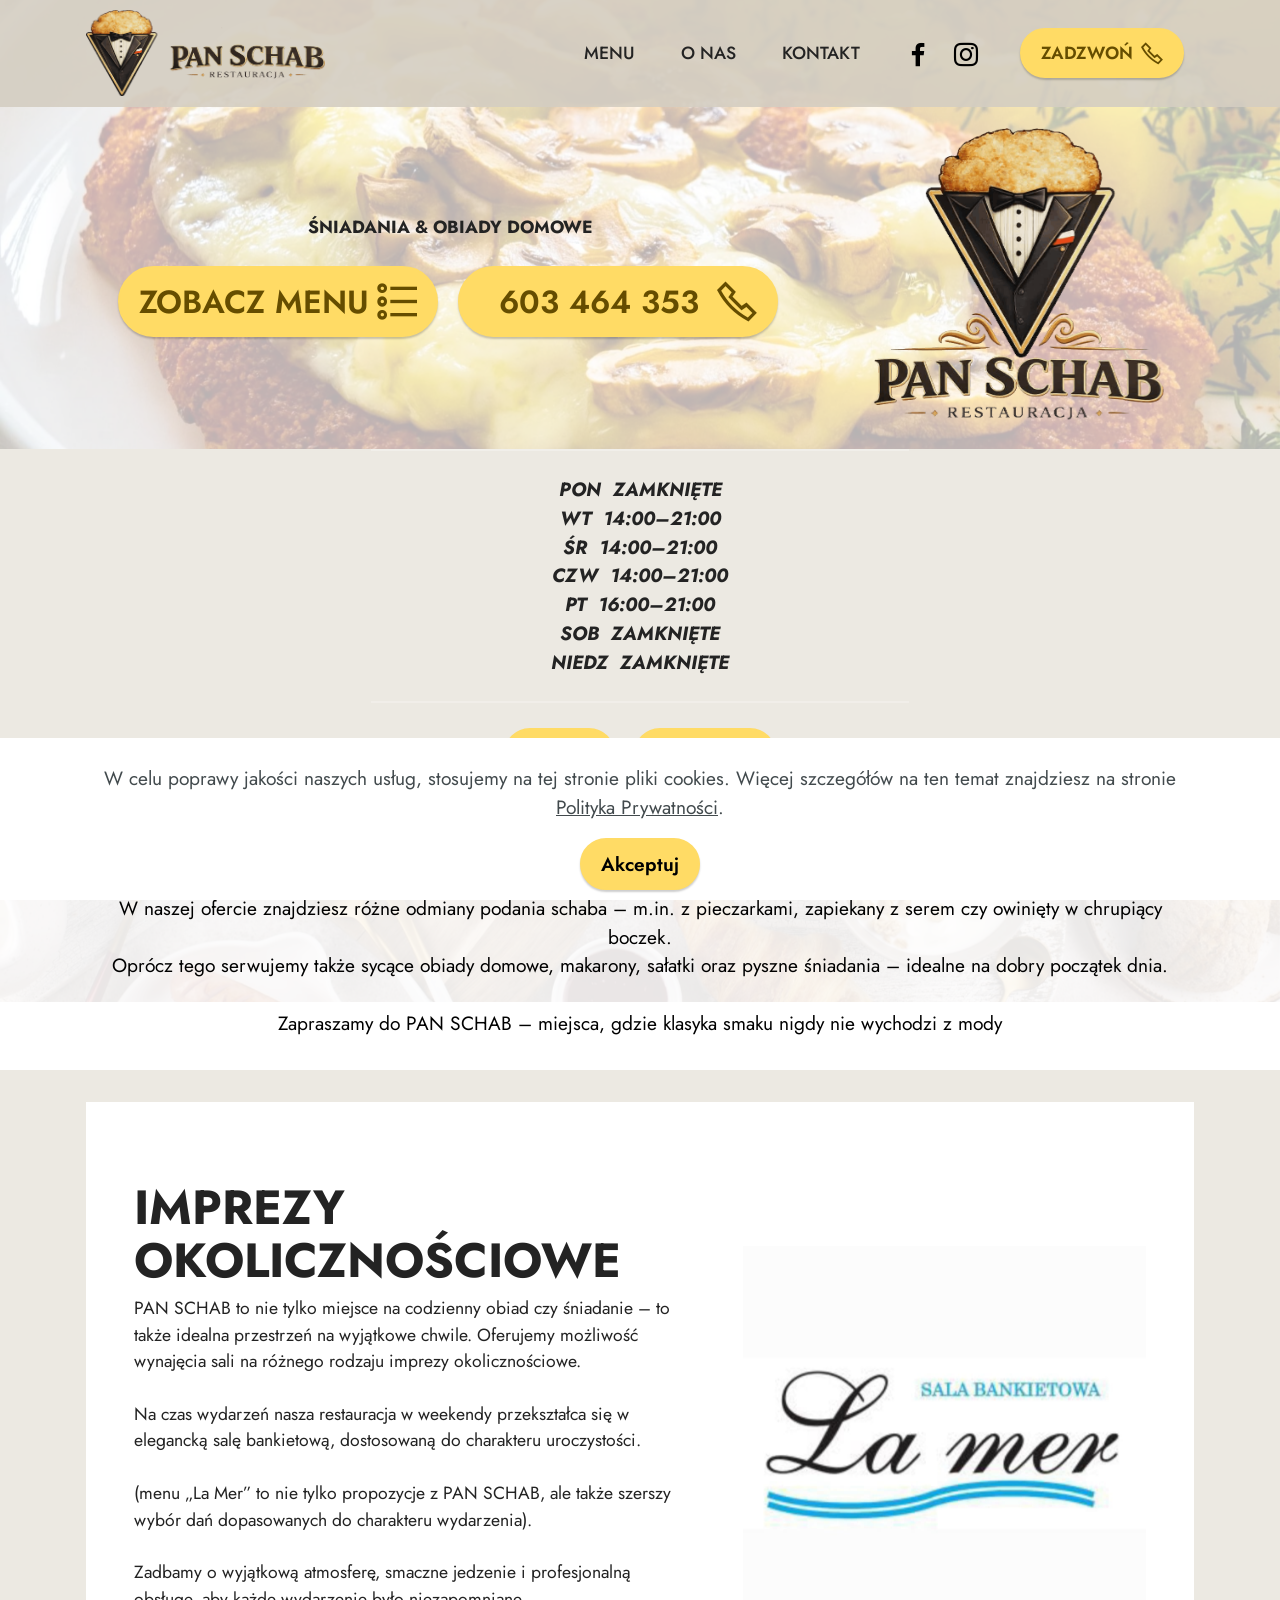
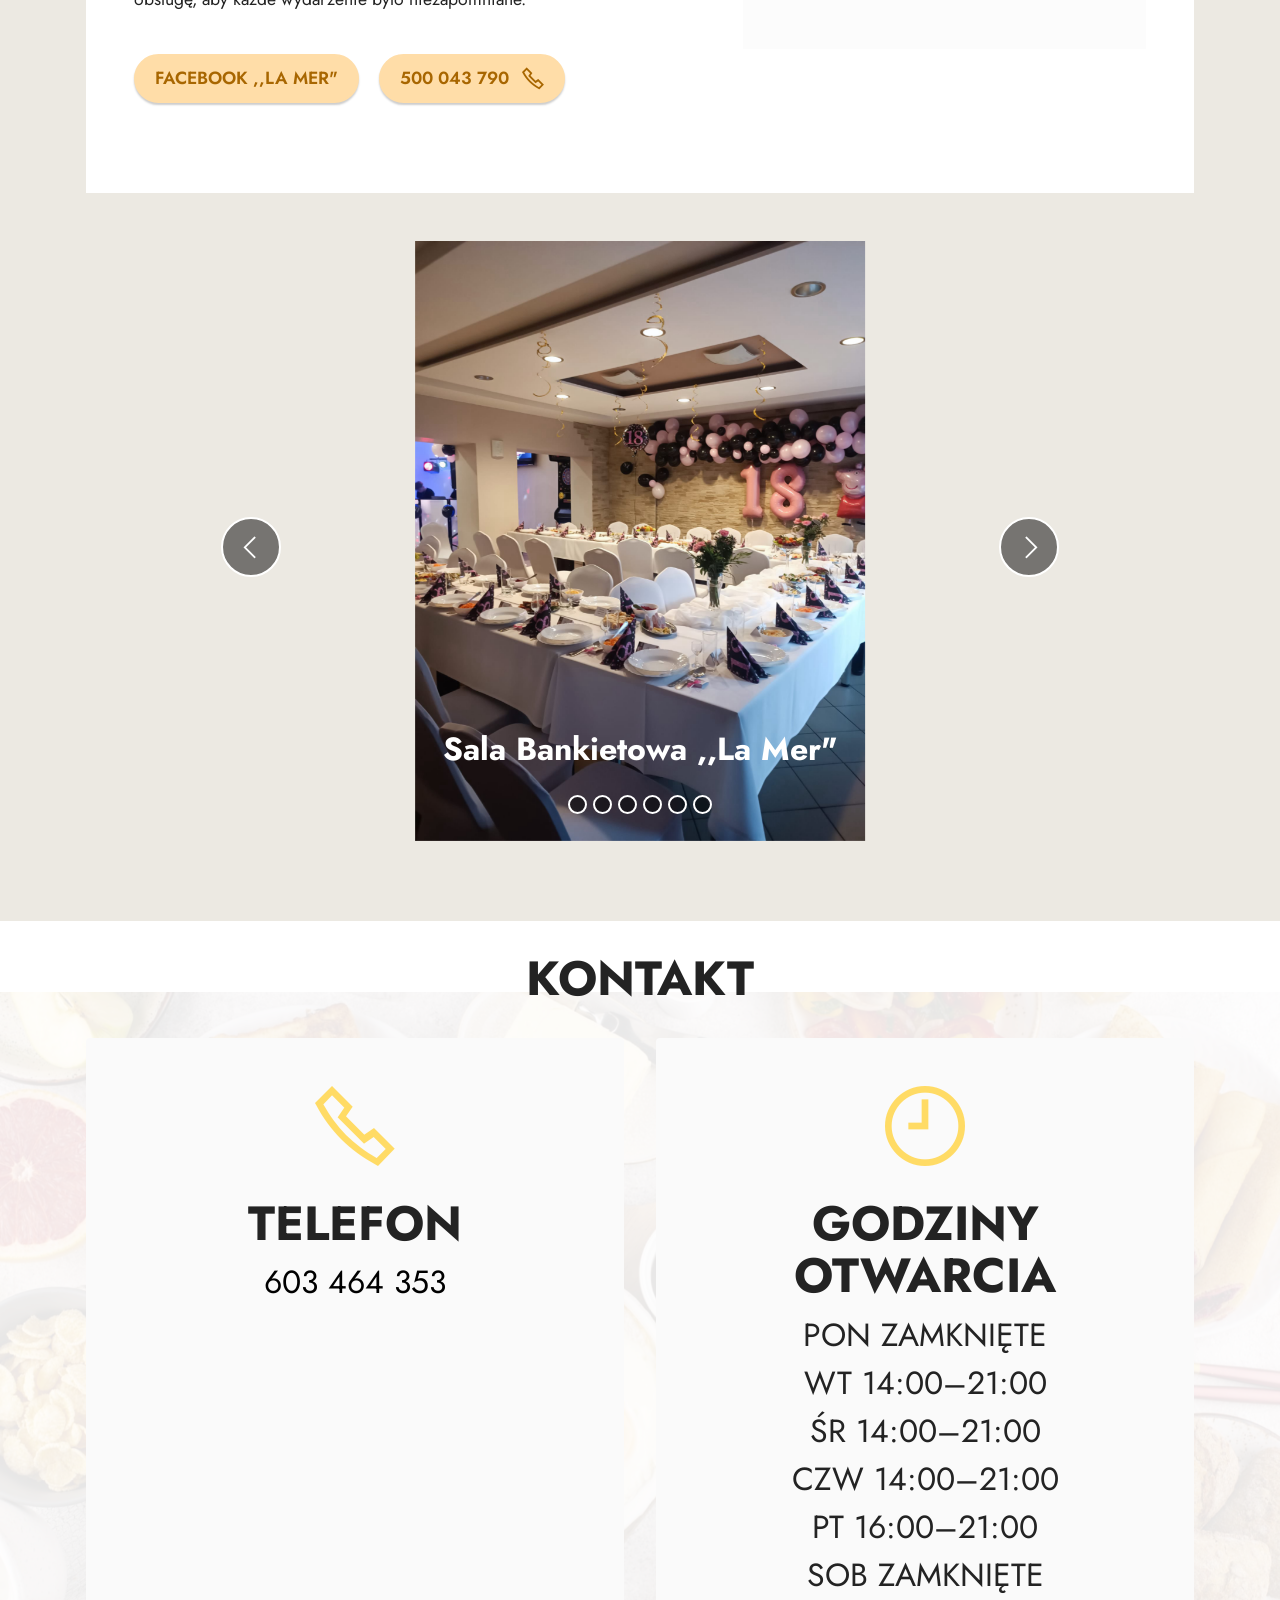
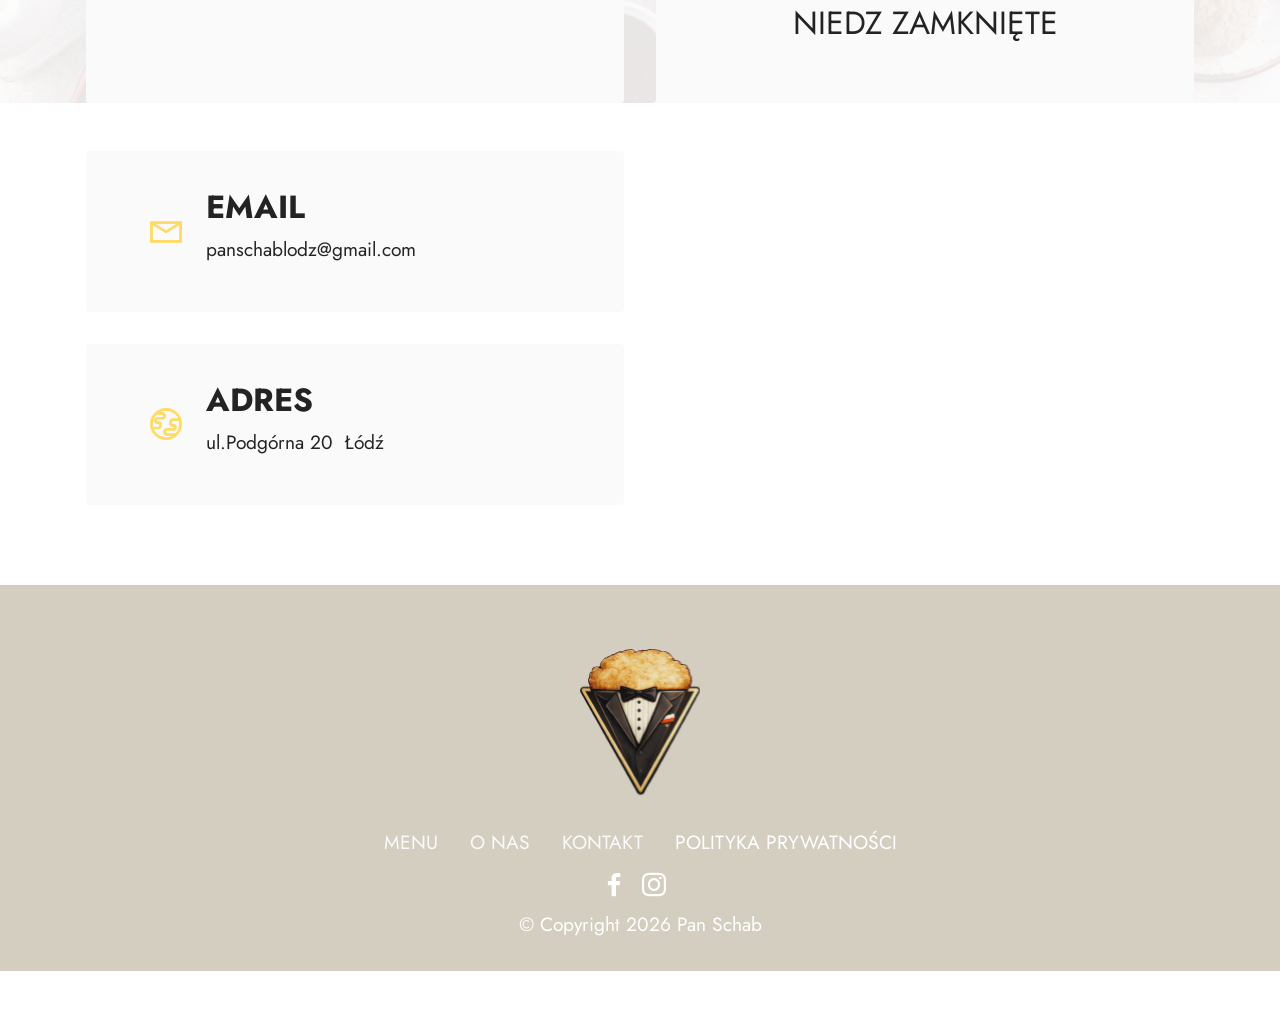
<file: index.html>
<!DOCTYPE html>
<html  >
<head>
  <!-- Site made with Mobirise Website Builder v6.1.12, https://mobirise.com -->
  <meta charset="UTF-8">
  <meta http-equiv="X-UA-Compatible" content="IE=edge">
  <meta name="generator" content="Mobirise v6.1.12, mobirise.com">
  <meta name="viewport" content="width=device-width, initial-scale=1, minimum-scale=1">
  <link rel="shortcut icon" href="assets/images/znak-128x157.png" type="image/x-icon">
  <meta name="description" content="Pan Schab Łódź - Restauracja Obiady Domowe">
  
  
  <title>Pan Schab Łódź - Restauracja Obiady Domowe</title>
  <link rel="stylesheet" href="assets/web/assets/mobirise-icons2/mobirise2.css">
  <link rel="stylesheet" href="assets/bootstrap/css/bootstrap.min.css">
  <link rel="stylesheet" href="assets/parallax/jarallax.css">
  <link rel="stylesheet" href="assets/animatecss/animate.css">
  <link rel="stylesheet" href="assets/dropdown/css/style.css">
  <link rel="stylesheet" href="assets/socicon/css/styles.css">
  <link rel="stylesheet" href="assets/theme/css/style.css">
  <link rel="preload" href="https://fonts.googleapis.com/css?family=Jost:100,200,300,400,500,600,700,800,900,100i,200i,300i,400i,500i,600i,700i,800i,900i&display=swap" as="style" onload="this.onload=null;this.rel='stylesheet'">
  <noscript><link rel="stylesheet" href="https://fonts.googleapis.com/css?family=Jost:100,200,300,400,500,600,700,800,900,100i,200i,300i,400i,500i,600i,700i,800i,900i&display=swap"></noscript>
  <link rel="preload" as="style" href="assets/mobirise/css/mbr-additional.css?v=yFkOeJ"><link rel="stylesheet" href="assets/mobirise/css/mbr-additional.css?v=yFkOeJ" type="text/css">

  
  
  
</head>
<body>
  
  <section data-bs-version="5.1" class="menu menu2 cid-veUJgURLH6" once="menu" id="menu2-b">
    
    <nav class="navbar navbar-dropdown navbar-fixed-top navbar-expand-lg">
        <div class="container">
            <div class="navbar-brand">
                <span class="navbar-logo">
                    
                        <a href="index.html#header14-19"><img src="assets/images/logo20z20napisem-496x179.png" alt="" style="height: 5.4rem;"></a>
                    
                </span>
                
            </div>
            <button class="navbar-toggler" type="button" data-toggle="collapse" data-bs-toggle="collapse" data-target="#navbarSupportedContent" data-bs-target="#navbarSupportedContent" aria-controls="navbarNavAltMarkup" aria-expanded="false" aria-label="Toggle navigation">
                <div class="hamburger">
                    <span></span>
                    <span></span>
                    <span></span>
                    <span></span>
                </div>
            </button>
            <div class="collapse navbar-collapse" id="navbarSupportedContent">
                <ul class="navbar-nav nav-dropdown" data-app-modern-menu="true"><li class="nav-item"><a class="nav-link link text-black text-primary display-4" href="Menu.html#header3-16" aria-expanded="false">MENU</a></li><li class="nav-item"><a class="nav-link link text-black text-primary display-4" href="index.html#info4-1c">O NAS</a></li><li class="nav-item"><a class="nav-link link text-black text-primary display-4" href="index.html#contacts1-12">KONTAKT</a></li></ul>
                <div class="icons-menu">
                    <a class="iconfont-wrapper" href="https://www.facebook.com/profile.php?id=61578515859651" target="_blank">
                        <span class="p-2 mbr-iconfont socicon-facebook socicon"></span>
                    </a>
                    <a class="iconfont-wrapper" href="https://www.instagram.com/panschab_lodz/" target="_blank">
                        <span class="p-2 mbr-iconfont socicon-instagram socicon"></span>
                    </a>
                    
                    
                </div>
                <div class="navbar-buttons mbr-section-btn"><a class="btn btn-primary display-4" href="tel:+48603464353"><span class="mobi-mbri mobi-mbri-phone mbr-iconfont mbr-iconfont-btn"></span>ZADZWOŃ</a></div>
            </div>
        </div>
    </nav>
</section>

<section data-bs-version="5.1" class="header14 cid-vf0psdGhdF mbr-parallax-background" id="header14-19">

    

    
    <div class="mbr-overlay" style="opacity: 0.7; background-color: rgb(255, 255, 255);"></div>

    <div class="container">
        <div class="row justify-content-center align-items-center">
            <div class="col-12 col-md-4 image-wrapper">
                <img src="assets/images/pan20schab20logo20bez20tc582a-1024x898.png" alt="">
            </div>
            <div class="col-12 col-md">
                <div class="text-wrapper">
                    <h1 class="mbr-section-title mbr-fonts-style mb-3 display-4"><strong>ŚNIADANIA &amp; OBIADY DOMOWE</strong></h1>
                    
                    <div class="mbr-section-btn mt-3"><a class="btn btn-secondary display-5" href="Menu.html#header3-16"><span class="mobi-mbri mobi-mbri-bulleted-list mbr-iconfont mbr-iconfont-btn"></span>ZOBACZ MENU</a> <a class="btn btn-secondary display-5" href="tel:+48603464353"><span class="mobi-mbri mobi-mbri-phone mbr-iconfont mbr-iconfont-btn"></span>&nbsp; 603 464 353&nbsp;</a></div>
                </div>
            </div>
        </div>
    </div>
</section>

<section data-bs-version="5.1" class="content6 cid-vf0hROSdJs" id="content6-13">
    
    <div class="container">
        <div class="row justify-content-center">
            <div class="col-md-12 col-lg-6">
                <hr class="line">
                <p class="mbr-text align-center mbr-fonts-style my-4 display-7"><strong><em>PON&nbsp; ZAMKNIĘTE<br>WT&nbsp; 14:00–21:00
<br>ŚR&nbsp; 14:00–21:00
<br>CZW&nbsp; 14:00–21:00
<br>PT&nbsp; 16:00–21:00
<br>SOB&nbsp;&nbsp;ZAMKNIĘTE<br>NIEDZ&nbsp;&nbsp;ZAMKNIĘTE</em></strong><br></p>
                <hr class="line">
            </div>
        </div>
    </div>
</section>

<section data-bs-version="5.1" class="content11 cid-vf0sniP0Te" id="content11-1b">
    
    <div class="container">
        <div class="row justify-content-center">
            <div class="col-md-12 col-lg-4">
                <div class="mbr-section-btn align-center"><a class="btn btn-primary display-7" href="https://glovoapp.com/pl/pl/lodz/stores/pan-schab-lod" target="_blank">GLOVO</a>
                    <a class="btn btn-secondary display-7" href="https://www.pyszne.pl/menu/pan-schab?utm_source=google&utm_medium=cpc&utm_campaign=CM_S_G_POL_PL_[RES]_[ENGM]_SC_Lodz_1011320&utm_campaignid=11848902189&gad_source=1&gad_campaignid=11848902189&gbraid=0AAAAADil3URgXVnss-EfoeXILUkZJdnen&gclid=CjwKCAjwspPOBhB9EiwATFbi5JUlFDgkhxaWpHuTpxDCBZUqRbCmnVJdWBPmOvVgdPtnFx0SM5E3wBoC_v8QAvD_BwE" target="_blank">PYSZNE.PL</a></div>
            </div>
        </div>
    </div>
</section>

<section data-bs-version="5.1" class="info4 cid-vf0tuAqAb6 mbr-parallax-background" id="info4-1c">
    

    
    <div class="mbr-overlay" style="opacity: 0.9; background-color: rgb(255, 255, 255);"></div>
    <div class="container">
        <div class="row justify-content-center">
            <div class="col-12">
                <h3 class="mbr-section-title mbr-fonts-style display-5">
                    <strong>O NAS</strong></h3>
                <p class="mbr-text mbr-fonts-style mb-4 display-7">W naszej ofercie znajdziesz różne odmiany podania schaba – m.in. z pieczarkami, zapiekany z serem czy owinięty w chrupiący boczek.<br> Oprócz tego serwujemy także sycące obiady domowe, makarony, sałatki oraz pyszne śniadania – idealne na dobry początek dnia.
<br>
<br>Zapraszamy do PAN SCHAB – miejsca, gdzie klasyka smaku nigdy nie wychodzi z mody</p>
                <div class="link-wrap">
                    
                </div>
            </div>
        </div>
    </div>
</section>

<section data-bs-version="5.1" class="features16 cid-veUzU4uz5E" id="features16-5">

    

    
    
    <div class="container">
        <div class="content-wrapper">
            <div class="row align-items-center">
                <div class="col-12 col-lg">
                    <div class="text-wrapper">
                        <h6 class="card-title mbr-fonts-style display-2"><strong>IMPREZY OKOLICZNOŚCIOWE</strong></h6>
                        <p class="mbr-text mbr-fonts-style mb-4 display-4">PAN SCHAB to nie tylko miejsce na codzienny obiad czy śniadanie – to także idealna przestrzeń na wyjątkowe chwile. Oferujemy możliwość wynajęcia sali na różnego rodzaju imprezy okolicznościowe.<br><br>Na czas wydarzeń nasza restauracja w weekendy przekształca się w elegancką salę bankietową, dostosowaną do charakteru uroczystości.<br><br>(menu „La Mer” to nie tylko propozycje z PAN SCHAB, ale także szerszy wybór dań dopasowanych do charakteru wydarzenia).<br><br>Zadbamy o wyjątkową atmosferę, smaczne jedzenie i profesjonalną obsługę, aby każde wydarzenie było niezapomniane.<br></p>
                        <div class="mbr-section-btn mt-3"><a class="btn btn-danger display-4" href="https://www.facebook.com/SalaBankietowaLaMer" target="_blank">FACEBOOK ,,LA MER"</a> <a class="btn btn-danger display-4" href="tel:+48500043790"><span class="mobi-mbri mobi-mbri-phone mbr-iconfont mbr-iconfont-btn"></span>500 043 790&nbsp;</a></div>
                    </div>
                </div>
                <div class="col-12 col-lg-5">
                    <div class="image-wrapper">
                        <img src="assets/images/254892161-1984592145047553-5985175658659259680-n-960x960.jpg" alt="Mobirise Website Builder">
                    </div>
                </div>
            </div>
        </div>
    </div>
</section>

<section data-bs-version="5.1" class="slider2 cid-veUCkPpZS4" id="slider2-6">
    

    
    <div class="container">
        <div class="row justify-content-center">
            <div class="col-12 col-md-10">
                <div class="carousel slide" id="vhrDji7pCG" data-ride="carousel" data-bs-ride="carousel" data-interval="3000" data-bs-interval="3000">
                    <ol class="carousel-indicators">
                        <li data-slide-to="0" data-bs-slide-to="0" class="active" data-target="#vhrDji7pCG" data-bs-target="#vhrDji7pCG"></li><li data-slide-to="1" data-bs-slide-to="1" class="" data-target="#vhrDji7pCG" data-bs-target="#vhrDji7pCG"></li><li data-slide-to="2" data-bs-slide-to="2" class="" data-target="#vhrDji7pCG" data-bs-target="#vhrDji7pCG"></li><li data-slide-to="3" data-bs-slide-to="3" class="" data-target="#vhrDji7pCG" data-bs-target="#vhrDji7pCG"></li><li data-slide-to="4" data-bs-slide-to="4" class="" data-target="#vhrDji7pCG" data-bs-target="#vhrDji7pCG"></li><li data-slide-to="5" data-bs-slide-to="5" class="" data-target="#vhrDji7pCG" data-bs-target="#vhrDji7pCG"></li>
                        
                        
                    </ol>
                    <div class="carousel-inner">
                        
                        
                        <div class="carousel-item slider-image item active">
                            <div class="item-wrapper">
                                
                                <img class="d-block w-100" src="assets/images/490599535-1341985567327524-6705014147848975507-n-1536x2048.jpg" alt="Mobirise Website Builder" data-slide-to="1" data-bs-slide-to="1">
                                <div class="carousel-caption d-none d-md-block">
                                    <h5 class="mbr-section-subtitle mbr-fonts-style display-5">
                                        <strong>Sala Bankietowa ,,La Mer"</strong></h5>
                                    
                                </div>
                            </div>
                        </div><div class="carousel-item slider-image item">
                            <div class="item-wrapper">
                                
                                <img class="d-block w-100" src="assets/images/493522931-1352564106269670-6479129529894265924-n-540x960.jpg" alt="Mobirise Website Builder" data-slide-to="2" data-bs-slide-to="2">
                                <div class="carousel-caption d-none d-md-block">
                                    <h5 class="mbr-section-subtitle mbr-fonts-style display-5">
                                        <strong>Sala Bankietowa ,,La Mer"</strong></h5>
                                    
                                </div>
                            </div>
                        </div><div class="carousel-item slider-image item">
                            <div class="item-wrapper">
                                
                                <img class="d-block w-100" src="assets/images/496299620-1366644078195006-1181346979645052115-n-1900x876.jpg" alt="Mobirise Website Builder" data-slide-to="3" data-bs-slide-to="3">
                                <div class="carousel-caption d-none d-md-block">
                                    <h5 class="mbr-section-subtitle mbr-fonts-style display-5">
                                        <strong>Sala Bankietowa ,,La Mer"</strong></h5>
                                    
                                </div>
                            </div>
                        </div><div class="carousel-item slider-image item">
                            <div class="item-wrapper">
                                
                                <img class="d-block w-100" src="assets/images/496662765-1366642831528464-8261983767534743708-n-1153x2048.jpg" alt="Mobirise Website Builder" data-slide-to="4" data-bs-slide-to="4">
                                <div class="carousel-caption d-none d-md-block">
                                    <h5 class="mbr-section-subtitle mbr-fonts-style display-5">
                                        <strong>Sala Bankietowa ,,La Mer"</strong></h5>
                                    
                                </div>
                            </div>
                        </div><div class="carousel-item slider-image item">
                            <div class="item-wrapper">
                                
                                <img class="d-block w-100" src="assets/images/496806660-1366644118195002-1332721497545768769-n-1900x876.jpg" alt="Mobirise Website Builder" data-slide-to="5" data-bs-slide-to="5">
                                <div class="carousel-caption d-none d-md-block">
                                    <h5 class="mbr-section-subtitle mbr-fonts-style display-5">
                                        <strong>Sala Bankietowa ,,La Mer"</strong></h5>
                                    
                                </div>
                            </div>
                        </div><div class="carousel-item slider-image item">
                            <div class="item-wrapper">
                                
                                <img class="d-block w-100" src="assets/images/497496738-1366642918195122-4810865027427735937-n-1153x2048.jpg" alt="Mobirise Website Builder" data-slide-to="6" data-bs-slide-to="6">
                                <div class="carousel-caption d-none d-md-block">
                                    <h5 class="mbr-section-subtitle mbr-fonts-style display-5">
                                        <strong>Sala Bankietowa ,,La Mer"</strong></h5>
                                    
                                </div>
                            </div>
                        </div>
                    </div>
                    <a class="carousel-control carousel-control-prev" role="button" data-slide="prev" data-bs-slide="prev" href="#vhrDji7pCG">
                        <span class="mobi-mbri mobi-mbri-arrow-prev" aria-hidden="true"></span>
                        <span class="sr-only visually-hidden">Previous</span>
                    </a>
                    <a class="carousel-control carousel-control-next" role="button" data-slide="next" data-bs-slide="next" href="#vhrDji7pCG">
                        <span class="mobi-mbri mobi-mbri-arrow-next" aria-hidden="true"></span>
                        <span class="sr-only visually-hidden">Next</span>
                    </a>
                </div>
            </div>
        </div>
    </div>
</section>

<section data-bs-version="5.1" class="contacts1 cid-vf0cum8OpN mbr-parallax-background" id="contacts1-12">

    

    
    <div class="mbr-overlay" style="opacity: 0.9; background-color: rgb(255, 255, 255);">
    </div>
    <div class="container">
        <div class="mbr-section-head">
            <h3 class="mbr-section-title mbr-fonts-style align-center mb-0 display-2">
                <strong>KONTAKT</strong>
            </h3>
            
        </div>
        <div class="row justify-content-center mt-4">
            <div class="card col-12 col-lg-6">
                <div class="card-wrapper">
                    <div class="card-box align-center">
                        <div class="image-wrapper">
                            <span class="mbr-iconfont mobi-mbri-phone mobi-mbri"></span>
                        </div>
                        <h4 class="card-title mbr-fonts-style mb-2 display-2">
                            <strong>TELEFON</strong>
                        </h4>
                        <p class="mbr-text mbr-fonts-style mb-2 display-5">
                            <a href="tel:+48603464353" class="text-success">603 464 353</a></p>
                        
                    </div>
                </div>
            </div>
            <div class="card col-12 col-lg-6">
                <div class="card-wrapper">
                    <div class="card-box align-center">
                        <div class="image-wrapper">
                            <span class="mbr-iconfont mobi-mbri-clock mobi-mbri"></span>
                        </div>
                        <h4 class="card-title mbr-fonts-style align-center mb-2 display-2">
                            <strong>GODZINY OTWARCIA</strong></h4>
                        <p class="mbr-text mbr-fonts-style mb-2 display-5">PON  ZAMKNIĘTE
<br>WT  14:00–21:00
<br>ŚR  14:00–21:00
<br>CZW  14:00–21:00
<br>PT  16:00–21:00
<br>SOB  ZAMKNIĘTE
<br>NIEDZ  ZAMKNIĘTE<br></p>
                        
                    </div>
                </div>
            </div>
        </div>
    </div>
</section>

<section data-bs-version="5.1" class="contacts3 map1 cid-veUtnhmQl6" id="contacts3-1">

    

    
    
    <div class="container">
        
        <div class="row justify-content-center mt-4">
            <div class="card col-12 col-md-6">
                <div class="card-wrapper">
                    <div class="image-wrapper">
                        <span class="mbr-iconfont mobi-mbri-letter mobi-mbri"></span>
                    </div>
                    <div class="text-wrapper">
                        <h6 class="card-title mbr-fonts-style mb-1 display-5">
                            <strong>EMAIL&nbsp;</strong></h6>
                        <p class="mbr-text mbr-fonts-style display-7">panschablodz@gmail.com</p>
                    </div>
                </div>
                <div class="card-wrapper">
                    <div class="image-wrapper">
                        <span class="mbr-iconfont mobi-mbri-globe mobi-mbri"></span>
                    </div>
                    <div class="text-wrapper">
                        <h6 class="card-title mbr-fonts-style mb-1 display-5">
                            <strong>ADRES</strong></h6>
                        <p class="mbr-text mbr-fonts-style display-7">ul.Podgórna 20&nbsp; Łódź</p>
                    </div>
                </div>
            </div>
            <div class="map-wrapper col-12 col-md-6">
                <div class="google-map"><iframe frameborder="0" style="border:0" src="https://www.google.com/maps/embed?pb=!1m18!1m12!1m3!1d2930.712535825642!2d19.4873366!3d51.7389333!2m3!1f0!2f0!3f0!3m2!1i1024!2i768!4f13.1!3m3!1m2!1s0x471a350019af3bd9%3A0xfa952265f2d09cfe!2sPan%20Schab!5e1!3m2!1spl!2spl!4v1774467801570!5m2!1spl!2spl" allowfullscreen=""></iframe></div>
            </div>
        </div>
    </div>
</section>

<section data-bs-version="5.1" class="clients1 cid-veUwVUUOqM" id="clients1-2">
    
    <div class="images-container container">
        <div class="mbr-section-head">
            
            
            
        </div>
        <div class="row justify-content-center mt-4">
            <div class="col-md-3 card">
                <img src="assets/images/znak-240x295.png" alt="">
            </div>
            
            
            
            
            
            
            
        </div>
    </div>
</section>

<section data-bs-version="5.1" class="footer3 cid-veUJFkfSmE" once="footers" id="footer3-d">

    

    

    <div class="container">
        <div class="row align-center mbr-white">
            <div class="row row-links">
                <ul class="foot-menu">
                    
                    
                    
                    
                    
                <li class="foot-menu-item mbr-fonts-style display-7"><a href="Menu.html#header3-16" class="text-white text-primary">MENU</a></li><li class="foot-menu-item mbr-fonts-style display-7"><a href="index.html#info4-1c" class="text-white text-primary">O NAS</a></li><li class="foot-menu-item mbr-fonts-style display-7"><a href="index.html#contacts1-12" class="text-white text-primary">KONTAKT</a></li><li class="foot-menu-item mbr-fonts-style display-7"><a href="polityka.html#content5-1i" class="text-warning text-primary">POLITYKA PRYWATNOŚCI</a></li></ul>
            </div>
            <div class="row social-row">
                <div class="social-list align-right pb-2">
                    
                    
                    
                    
                    
                    
                <div class="soc-item">
                        <a href="https://www.facebook.com/profile.php?id=61578515859651">
                            <span class="mbr-iconfont mbr-iconfont-social socicon-facebook socicon"></span>
                        </a>
                    </div><div class="soc-item">
                        <a href="https://www.instagram.com/panschab_lodz/">
                            <span class="mbr-iconfont mbr-iconfont-social socicon-instagram socicon"></span>
                        </a>
                    </div></div>
            </div>
            <div class="row row-copirayt">
                <p class="mbr-text mb-0 mbr-fonts-style mbr-white align-center display-7">© Copyright 2026 Pan Schab</p>
            </div>
        </div>
    </div>
</section><section class="display-7" style="padding: 0;align-items: center;justify-content: center;flex-wrap: wrap;    align-content: center;display: flex;position: relative;height: 4rem;"><a href="https://mobiri.se/4625625" style="flex: 1 1;height: 4rem;position: absolute;width: 100%;z-index: 1;"><img alt="" style="height: 4rem;" src="[data-uri]"></a><p style="margin: 0;text-align: center;" class="display-7">&#8204;</p><a style="z-index:1" href="https://mobirise.com/drag-drop-website-builder.html">Drag and Drop Website Builder</a></section><script src="assets/bootstrap/js/bootstrap.bundle.min.js"></script>  <script src="assets/parallax/jarallax.js"></script>  <script src="assets/web/assets/cookies-alert-plugin/cookies-alert-core.js"></script>  <script src="assets/web/assets/cookies-alert-plugin/cookies-alert-script.js"></script>  <script src="assets/smoothscroll/smooth-scroll.js"></script>  <script src="assets/ytplayer/index.js"></script>  <script src="assets/dropdown/js/navbar-dropdown.js"></script>  <script src="assets/theme/js/script.js"></script>  
  
  
<input name="cookieData" type="hidden" data-cookie-cookiesAlertType='false' data-cookie-customDialogSelector='null' data-cookie-colorText='#424a4d' data-cookie-colorBg='rgb(255, 255, 255)' data-cookie-opacityOverlay='0' data-cookie-bgOpacity='100' data-cookie-textButton='Akceptuj' data-cookie-rejectText='REJECT' data-cookie-colorButton='#ffdb65' data-cookie-rejectColor='#ffffff' data-cookie-colorLink='#424a4d' data-cookie-underlineLink='true' data-cookie-text="W celu poprawy jakości naszych usług, stosujemy na tej stronie pliki cookies. Więcej szczegółów na ten temat znajdziesz na stronie <a href=polityka.html>Polityka Prywatności</a>.">
    <input name="animation" type="hidden">
  </body>
</html>
</file>
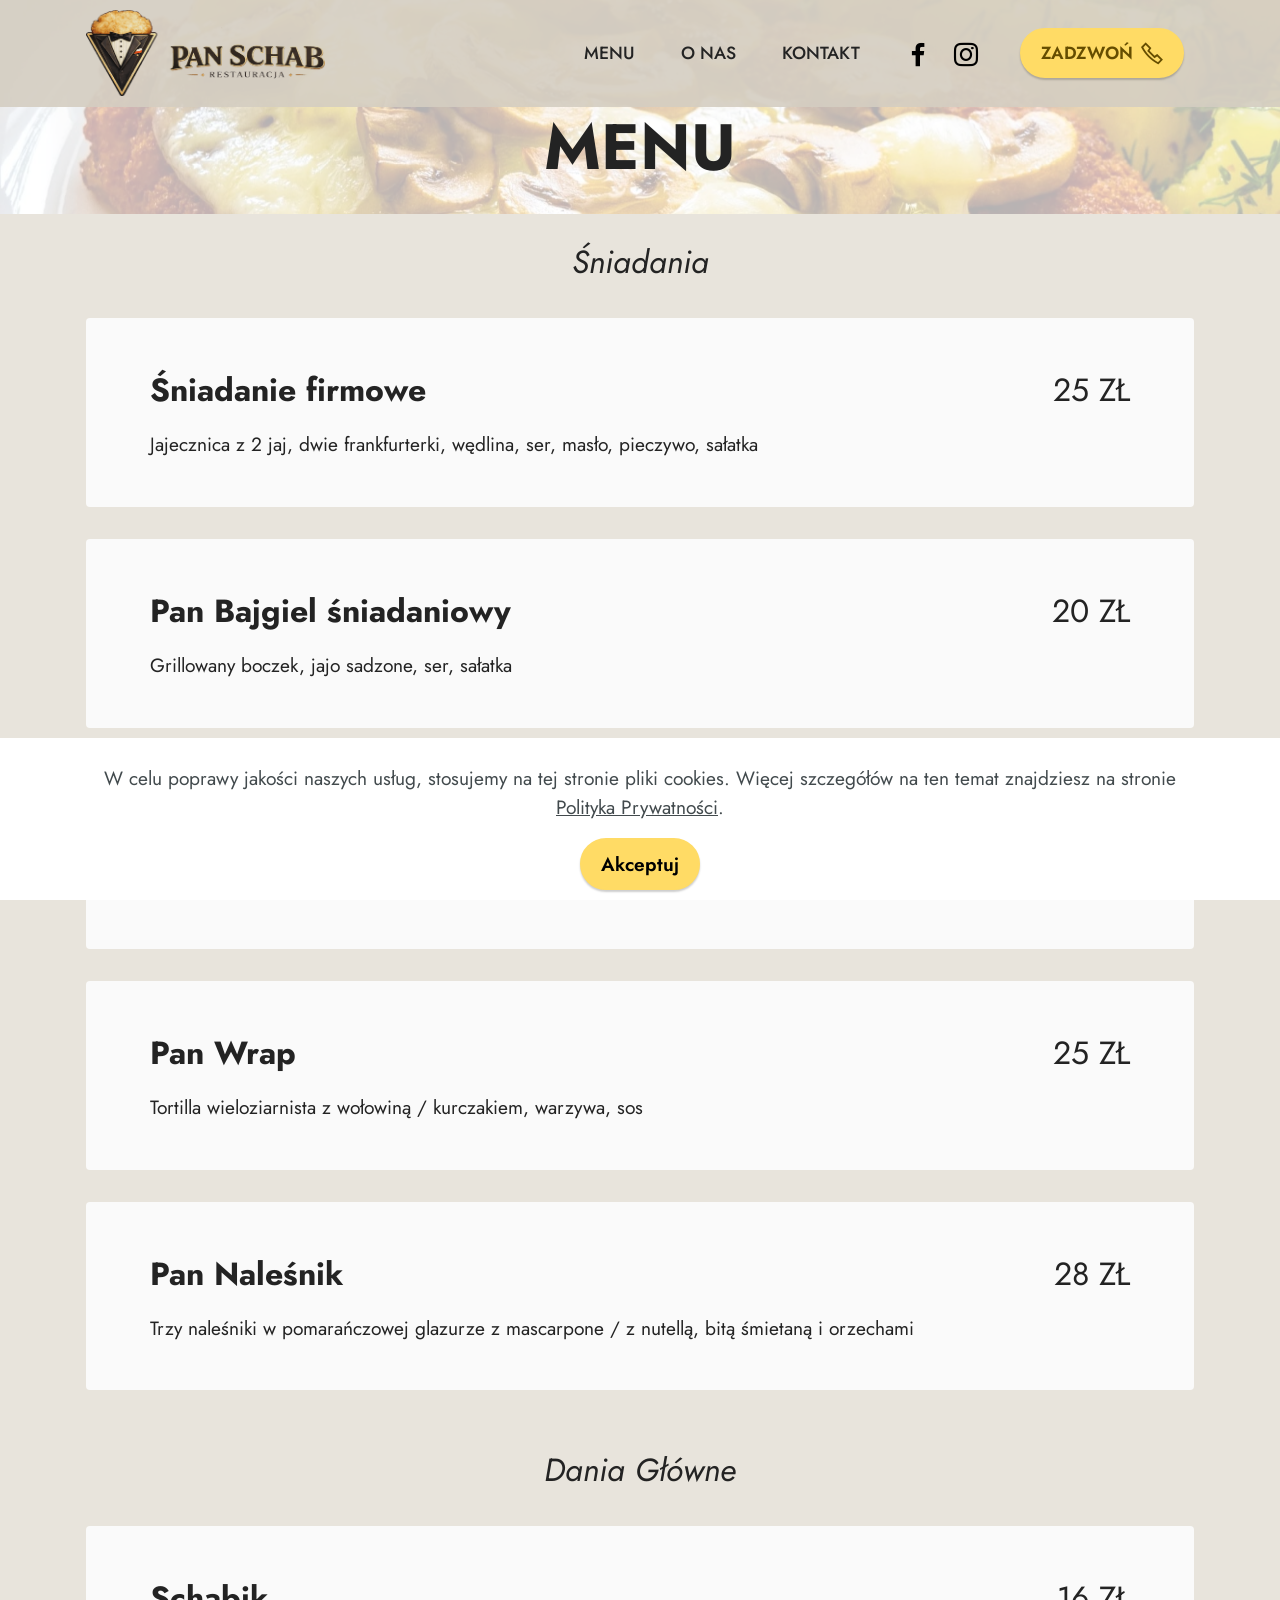
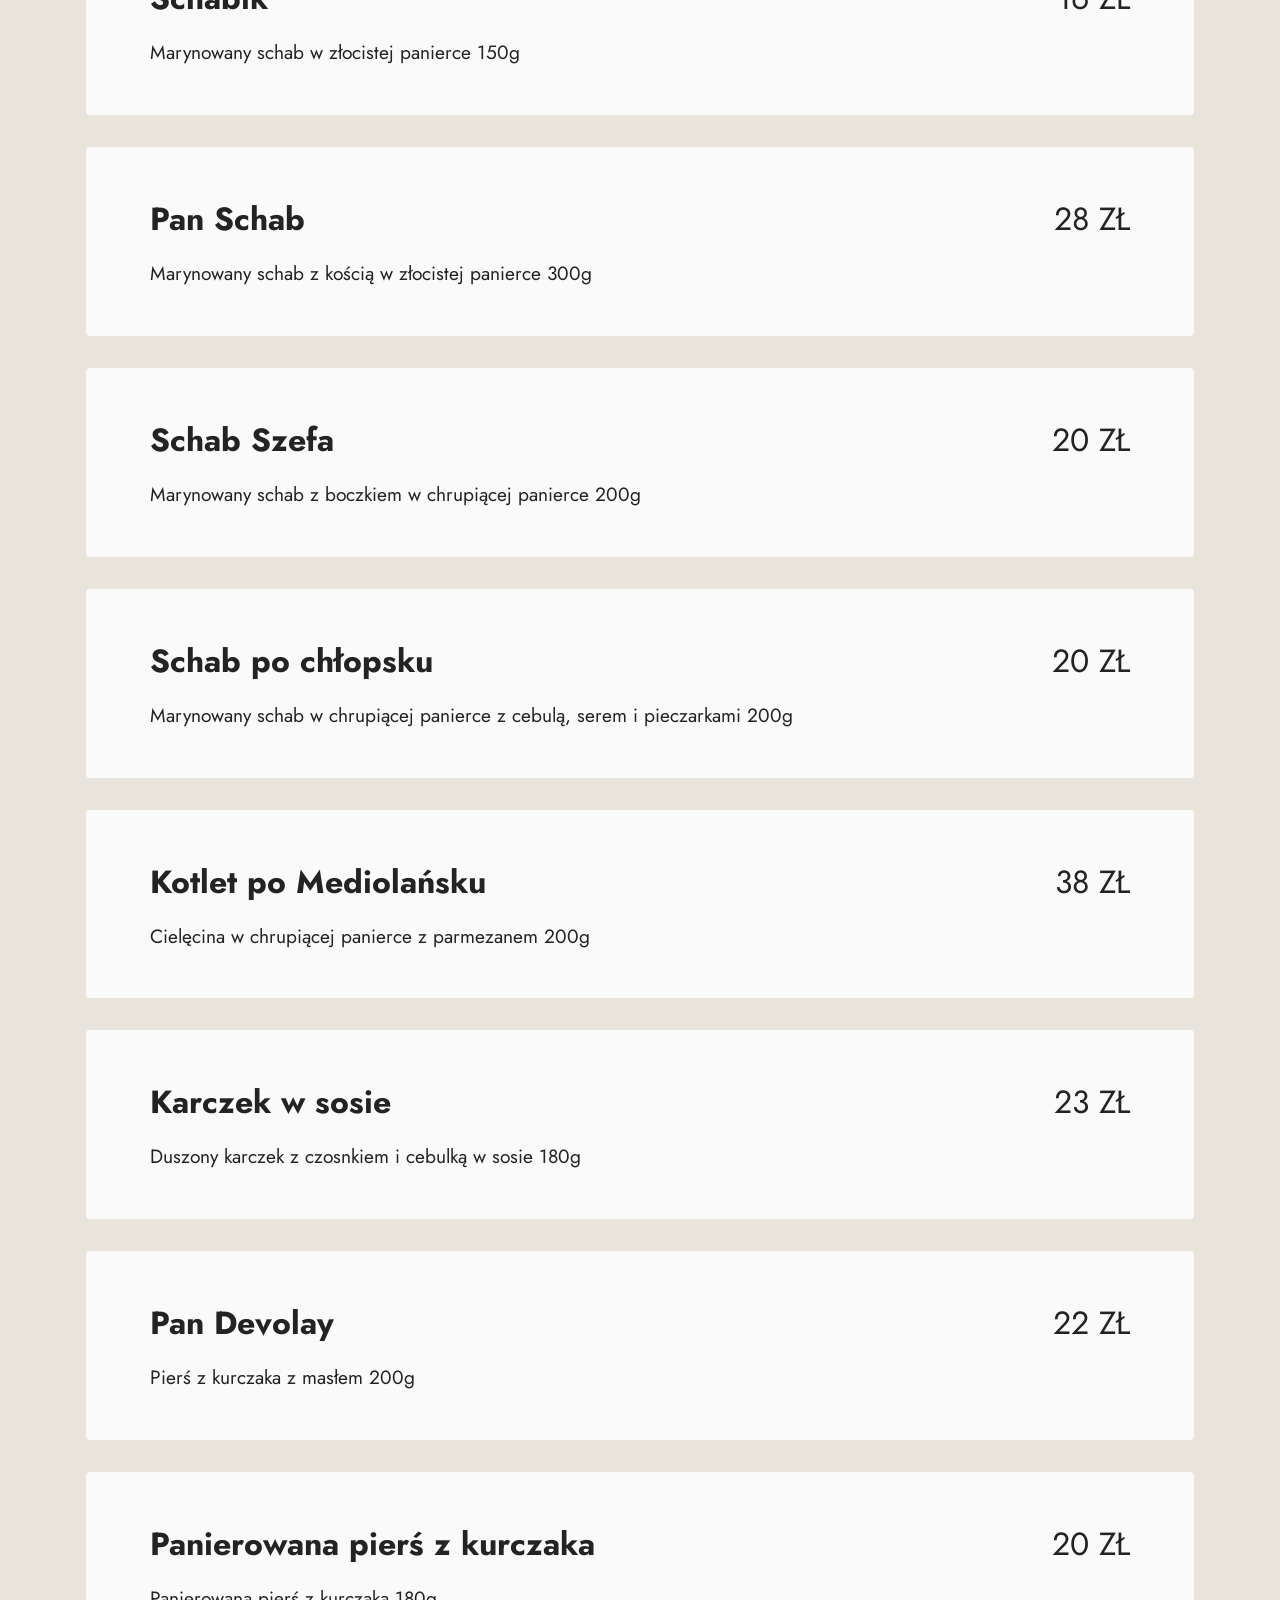
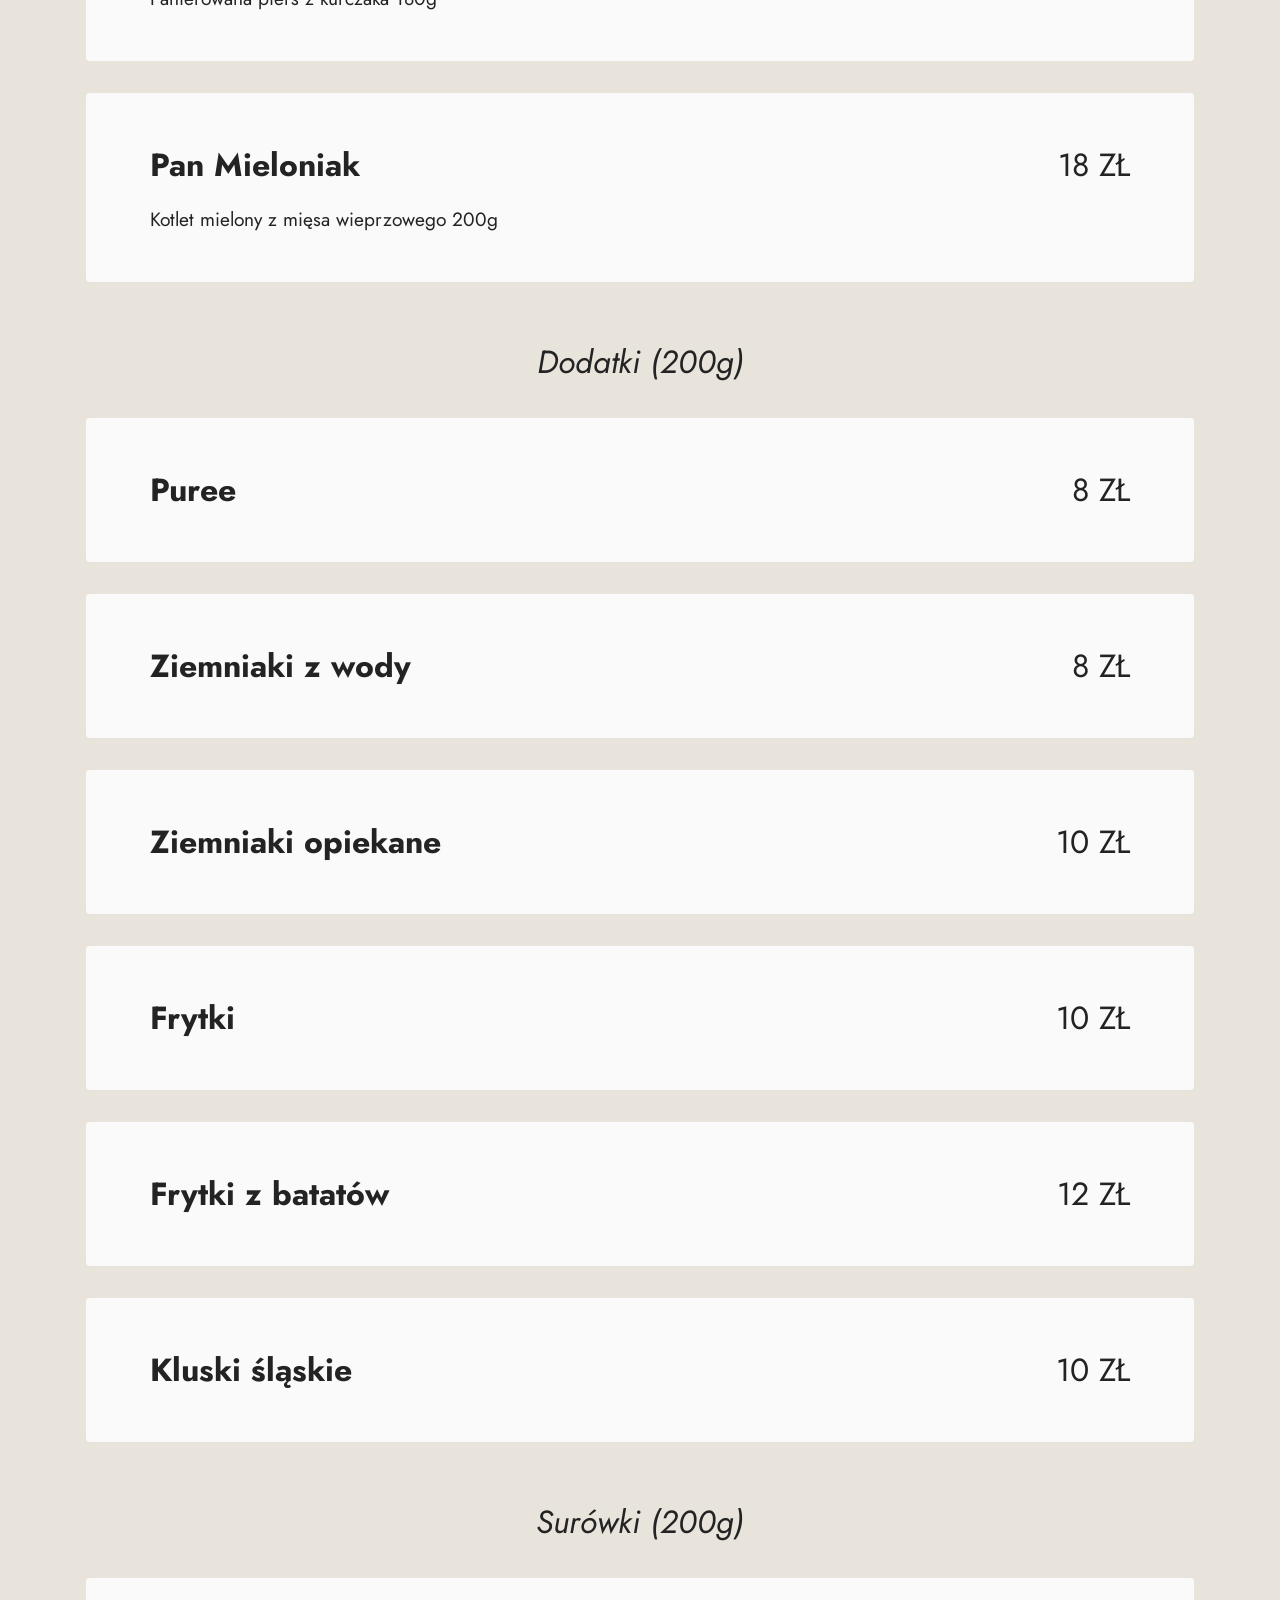
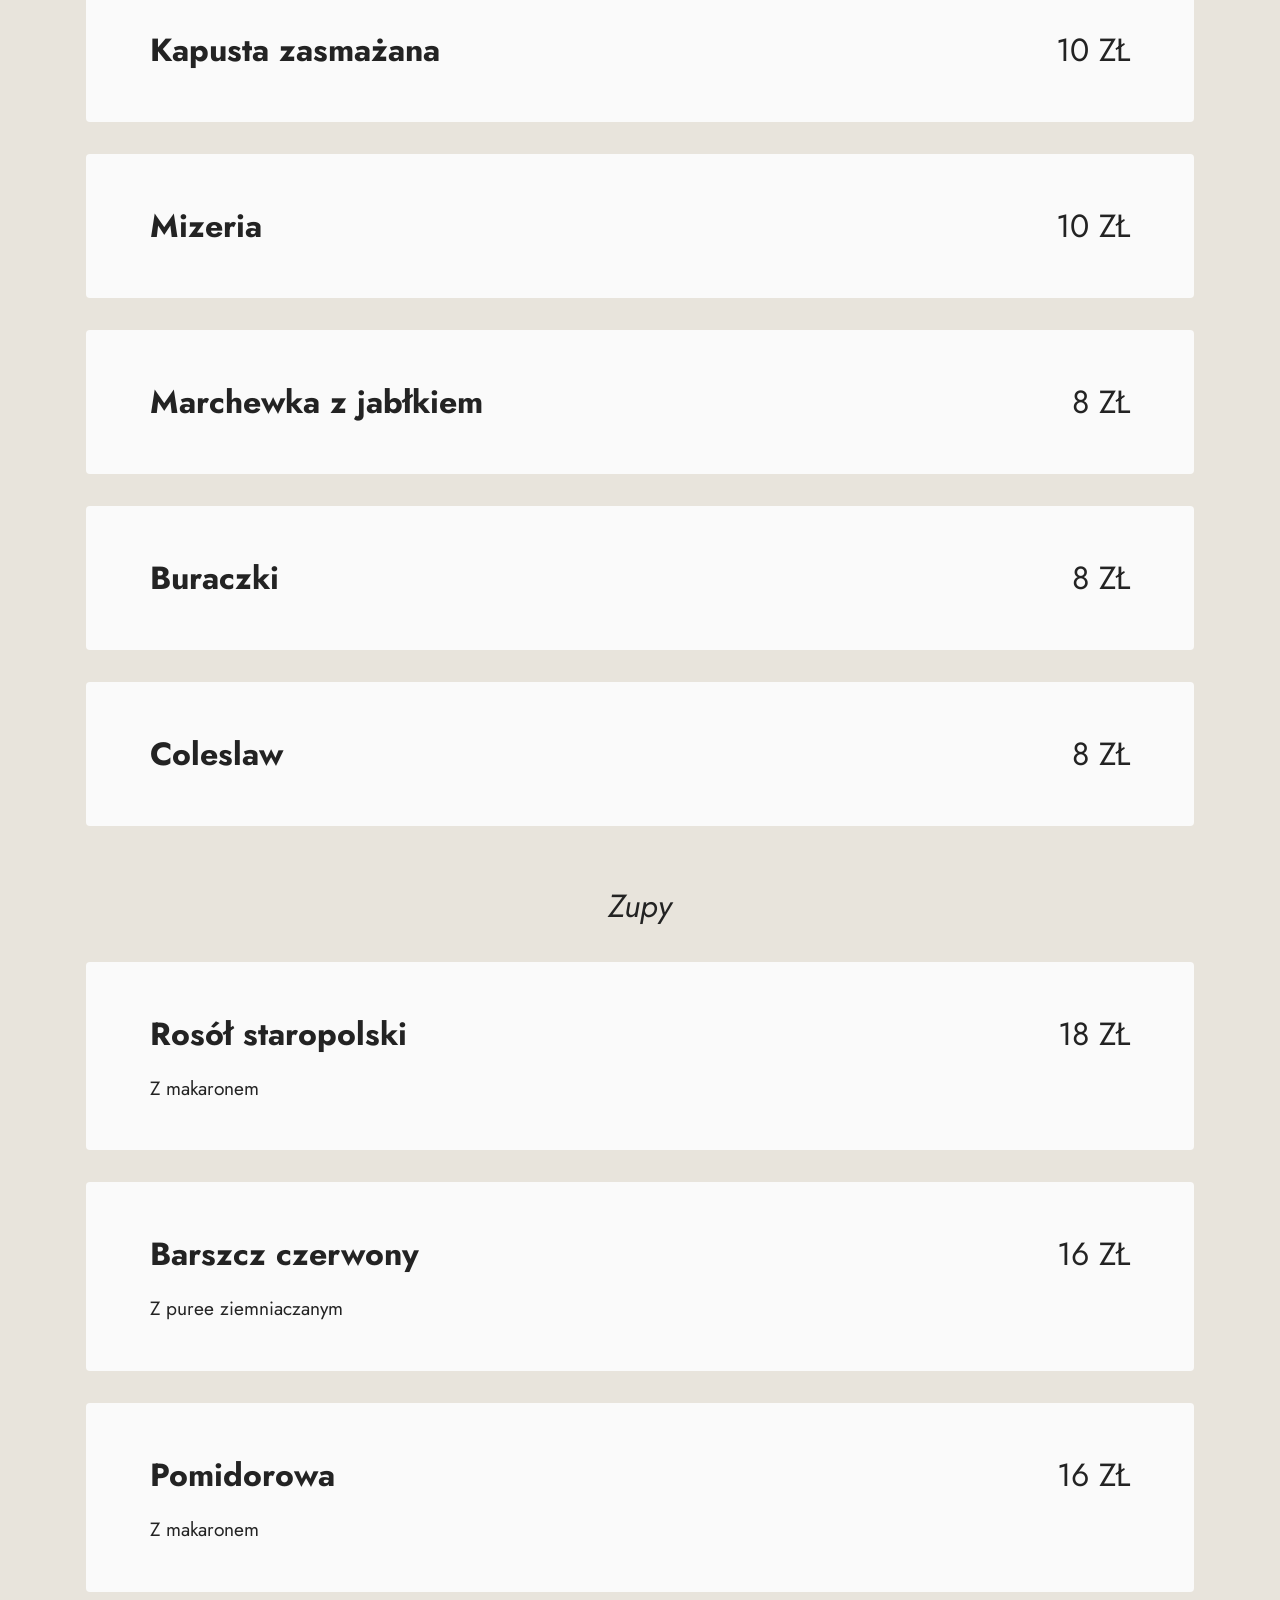
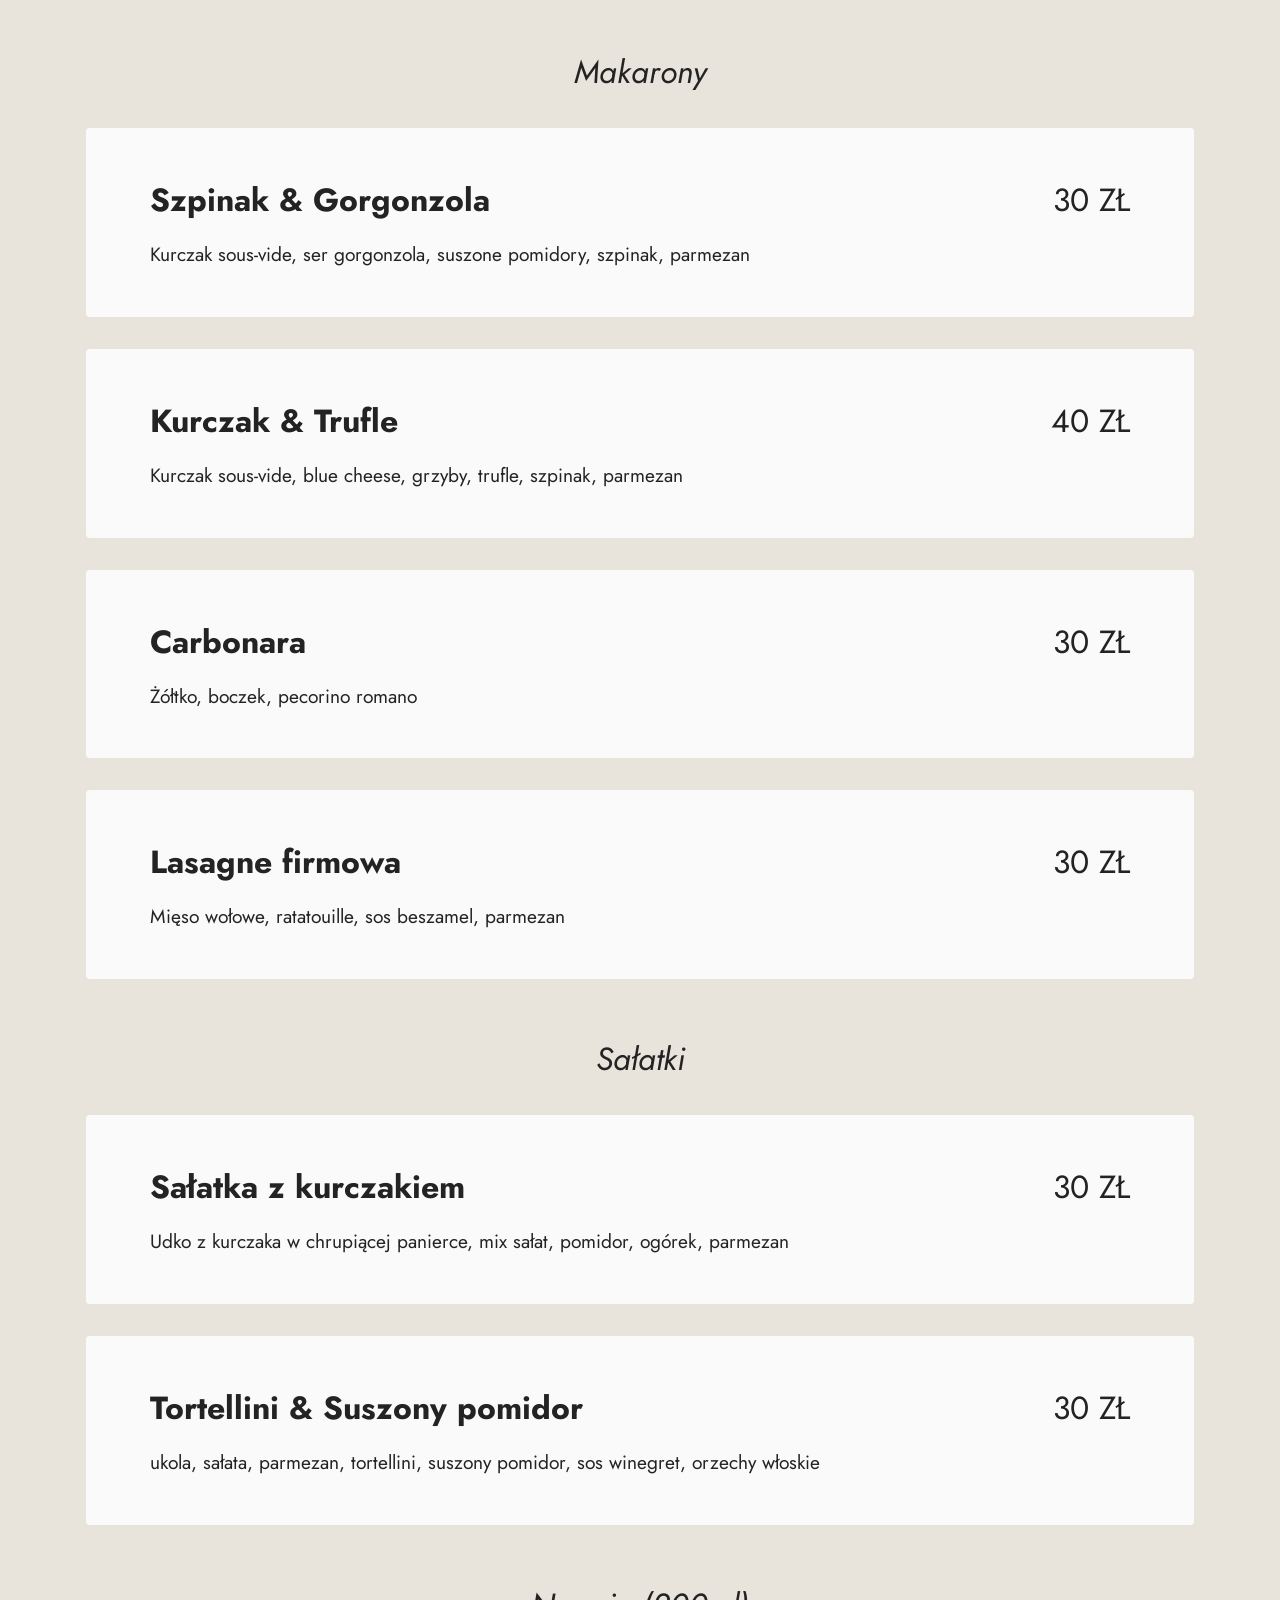
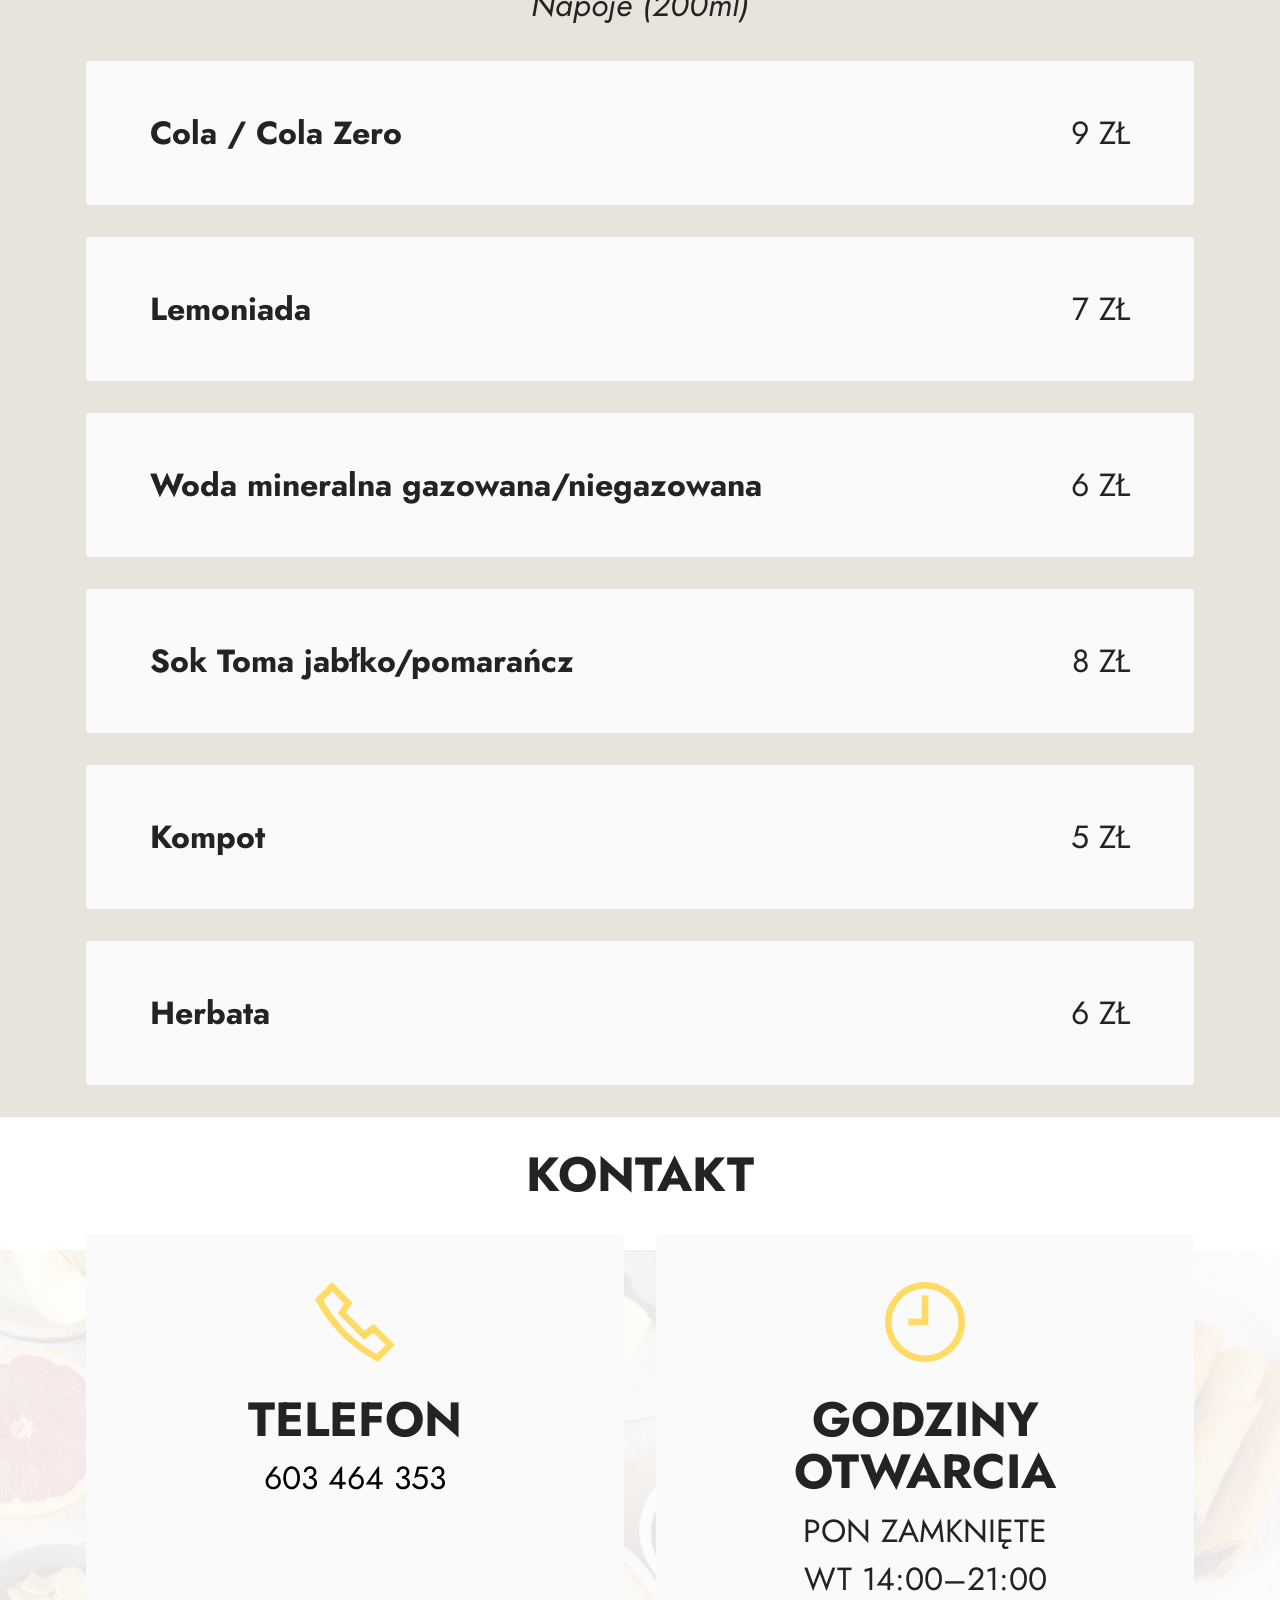
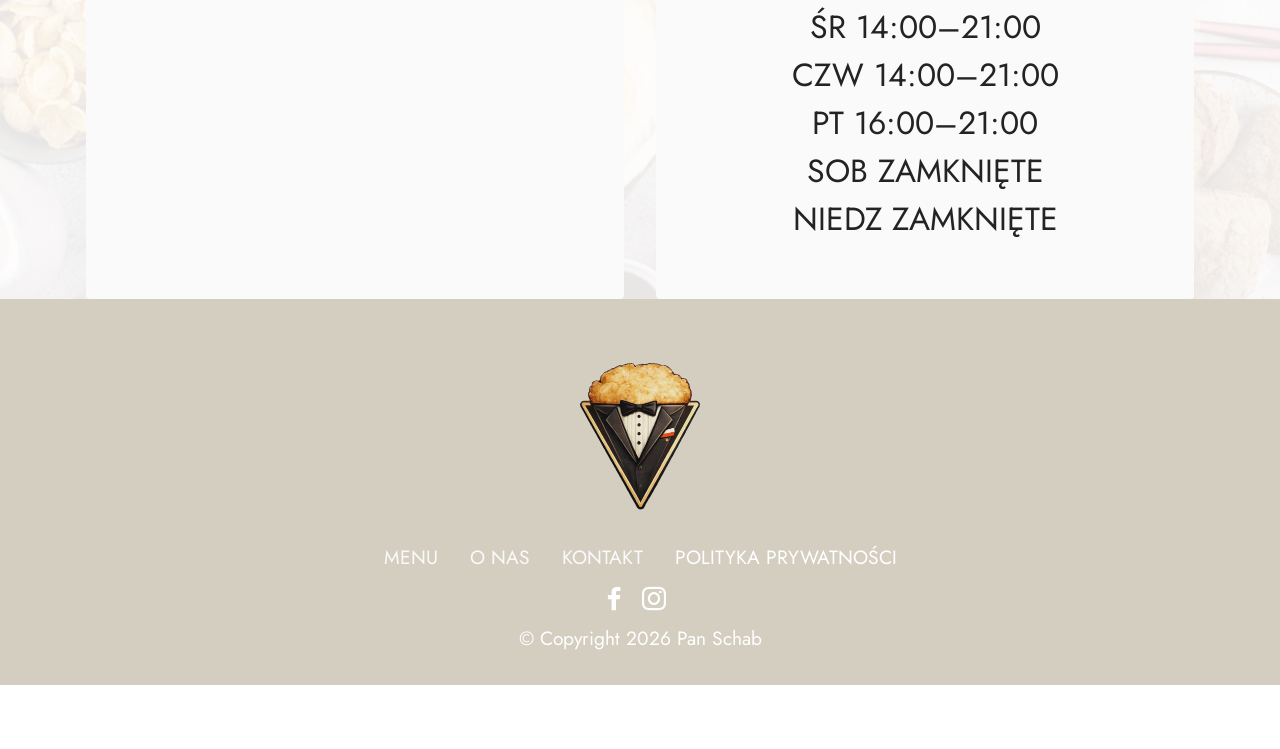
<file: Menu.html>
<!DOCTYPE html>
<html  >
<head>
  <!-- Site made with Mobirise Website Builder v6.1.12, https://mobirise.com -->
  <meta charset="UTF-8">
  <meta http-equiv="X-UA-Compatible" content="IE=edge">
  <meta name="generator" content="Mobirise v6.1.12, mobirise.com">
  <meta name="viewport" content="width=device-width, initial-scale=1, minimum-scale=1">
  <link rel="shortcut icon" href="assets/images/znak-128x157.png" type="image/x-icon">
  <meta name="description" content="Menu Pan Schab">
  
  
  <title>Menu</title>
  <link rel="stylesheet" href="assets/web/assets/mobirise-icons2/mobirise2.css">
  <link rel="stylesheet" href="assets/bootstrap/css/bootstrap.min.css">
  <link rel="stylesheet" href="assets/parallax/jarallax.css">
  <link rel="stylesheet" href="assets/animatecss/animate.css">
  <link rel="stylesheet" href="assets/dropdown/css/style.css">
  <link rel="stylesheet" href="assets/socicon/css/styles.css">
  <link rel="stylesheet" href="assets/theme/css/style.css">
  <link rel="preload" href="https://fonts.googleapis.com/css?family=Jost:100,200,300,400,500,600,700,800,900,100i,200i,300i,400i,500i,600i,700i,800i,900i&display=swap" as="style" onload="this.onload=null;this.rel='stylesheet'">
  <noscript><link rel="stylesheet" href="https://fonts.googleapis.com/css?family=Jost:100,200,300,400,500,600,700,800,900,100i,200i,300i,400i,500i,600i,700i,800i,900i&display=swap"></noscript>
  <link rel="preload" as="style" href="assets/mobirise/css/mbr-additional.css?v=14PR7p"><link rel="stylesheet" href="assets/mobirise/css/mbr-additional.css?v=14PR7p" type="text/css">

  
  
  
</head>
<body>
  
  <section data-bs-version="5.1" class="menu menu2 cid-veUJgURLH6" once="menu" id="menu2-b">
    
    <nav class="navbar navbar-dropdown navbar-fixed-top navbar-expand-lg">
        <div class="container">
            <div class="navbar-brand">
                <span class="navbar-logo">
                    
                        <a href="index.html#header14-19"><img src="assets/images/logo20z20napisem-496x179.png" alt="" style="height: 5.4rem;"></a>
                    
                </span>
                
            </div>
            <button class="navbar-toggler" type="button" data-toggle="collapse" data-bs-toggle="collapse" data-target="#navbarSupportedContent" data-bs-target="#navbarSupportedContent" aria-controls="navbarNavAltMarkup" aria-expanded="false" aria-label="Toggle navigation">
                <div class="hamburger">
                    <span></span>
                    <span></span>
                    <span></span>
                    <span></span>
                </div>
            </button>
            <div class="collapse navbar-collapse" id="navbarSupportedContent">
                <ul class="navbar-nav nav-dropdown" data-app-modern-menu="true"><li class="nav-item"><a class="nav-link link text-black text-primary display-4" href="Menu.html#header3-16" aria-expanded="false">MENU</a></li><li class="nav-item"><a class="nav-link link text-black text-primary display-4" href="index.html#info4-1c">O NAS</a></li><li class="nav-item"><a class="nav-link link text-black text-primary display-4" href="index.html#contacts1-12">KONTAKT</a></li></ul>
                <div class="icons-menu">
                    <a class="iconfont-wrapper" href="https://www.facebook.com/profile.php?id=61578515859651" target="_blank">
                        <span class="p-2 mbr-iconfont socicon-facebook socicon"></span>
                    </a>
                    <a class="iconfont-wrapper" href="https://www.instagram.com/panschab_lodz/" target="_blank">
                        <span class="p-2 mbr-iconfont socicon-instagram socicon"></span>
                    </a>
                    
                    
                </div>
                <div class="navbar-buttons mbr-section-btn"><a class="btn btn-primary display-4" href="tel:+48603464353"><span class="mobi-mbri mobi-mbri-phone mbr-iconfont mbr-iconfont-btn"></span>ZADZWOŃ</a></div>
            </div>
        </div>
    </nav>
</section>

<section data-bs-version="5.1" class="header3 cid-vf0kSD865Q mbr-parallax-background" id="header3-16">

    

    
    <div class="mbr-overlay" style="opacity: 0.7; background-color: rgb(255, 255, 255);"></div>

    <div class="align-center container">
        <div class="row justify-content-center">
            <div class="col-12 col-lg-6">
                <h1 class="mbr-section-title mbr-fonts-style mb-3 display-1"><strong>MENU</strong></h1>
                
                
                
            </div>
        </div>
    </div>
</section>

<section data-bs-version="5.1" class="features10 cid-veZXUqSTlV" id="features10-r">
    <!---->
    

    
    
    <div class="container">
        <div class="mbr-section-head">
            
            <h4 class="mbr-section-subtitle mbr-fonts-style mb-0 mt-2 display-5"><em>
                Śniadania</em></h4>
        </div>
        <div class="row mt-4">
            <div class="item features-without-image col-12 active">
                <div class="item-wrapper">
                    <div class="top-line row">
                        <div class="col">
                            <h1 class="card-title mbr-fonts-style display-5"><strong>Śniadanie firmowe</strong></h1>
                        </div>
                        <div class="col-auto">
                            <p class="price mbr-fonts-style display-5">25 ZŁ</p>
                        </div>
                    </div>
                    <div class="bottom-line">
                        <p class="mbr-text mbr-fonts-style display-7">Jajecznica z 2 jaj, dwie frankfurterki, wędlina, ser, masło, pieczywo, sałatka</p>
                    </div>
                </div>
            </div><div class="item features-without-image col-12">
                <div class="item-wrapper">
                    <div class="top-line row">
                        <div class="col">
                            <h1 class="card-title mbr-fonts-style display-5"><strong>Pan Bajgiel śniadaniowy</strong></h1>
                        </div>
                        <div class="col-auto">
                            <p class="price mbr-fonts-style display-5">
                                20 ZŁ</p>
                        </div>
                    </div>
                    <div class="bottom-line">
                        <p class="mbr-text mbr-fonts-style display-7">
                            Grillowany boczek, jajo sadzone, ser, sałatka
                        </p>
                    </div>
                </div>
            </div><div class="item features-without-image col-12">
                <div class="item-wrapper">
                    <div class="top-line row">
                        <div class="col">
                            <h1 class="card-title mbr-fonts-style display-5"><strong>Pan Rogalik</strong></h1>
                        </div>
                        <div class="col-auto">
                            <p class="price mbr-fonts-style display-5">
                                20 ZŁ</p>
                        </div>
                    </div>
                    <div class="bottom-line">
                        <p class="mbr-text mbr-fonts-style display-7">Rogalik maślany z jajecznicą, serem i pikantną kiełbaską, sałatka
                        </p>
                    </div>
                </div>
            </div><div class="item features-without-image col-12">
                <div class="item-wrapper">
                    <div class="top-line row">
                        <div class="col">
                            <h1 class="card-title mbr-fonts-style display-5"><strong>Pan Wrap</strong></h1>
                        </div>
                        <div class="col-auto">
                            <p class="price mbr-fonts-style display-5">
                                25 ZŁ</p>
                        </div>
                    </div>
                    <div class="bottom-line">
                        <p class="mbr-text mbr-fonts-style display-7">
                            Tortilla wieloziarnista z wołowiną / kurczakiem, warzywa, sos
                        </p>
                    </div>
                </div>
            </div><div class="item features-without-image col-12">
                <div class="item-wrapper">
                    <div class="top-line row">
                        <div class="col">
                            <h1 class="card-title mbr-fonts-style display-5"><strong>Pan Naleśnik</strong></h1>
                        </div>
                        <div class="col-auto">
                            <p class="price mbr-fonts-style display-5">
                                28 ZŁ</p>
                        </div>
                    </div>
                    <div class="bottom-line">
                        <p class="mbr-text mbr-fonts-style display-7">
                            Trzy naleśniki w pomarańczowej glazurze z mascarpone / z nutellą, bitą śmietaną i orzechami
                        </p>
                    </div>
                </div>
            </div>
            
            
        </div>
    </div>
</section>

<section data-bs-version="5.1" class="features10 cid-vf022jfMK9" id="features10-s">
    <!---->
    

    
    
    <div class="container">
        <div class="mbr-section-head">
            
            <h4 class="mbr-section-subtitle mbr-fonts-style mb-0 mt-2 display-5"><em>
                Dania Główne</em></h4>
        </div>
        <div class="row mt-4">
            <div class="item features-without-image col-12 active">
                <div class="item-wrapper">
                    <div class="top-line row">
                        <div class="col">
                            <h1 class="card-title mbr-fonts-style display-5"><strong>Schabik</strong></h1>
                        </div>
                        <div class="col-auto">
                            <p class="price mbr-fonts-style display-5">16 ZŁ</p>
                        </div>
                    </div>
                    <div class="bottom-line">
                        <p class="mbr-text mbr-fonts-style display-7">Marynowany schab w złocistej panierce 150g</p>
                    </div>
                </div>
            </div><div class="item features-without-image col-12">
                <div class="item-wrapper">
                    <div class="top-line row">
                        <div class="col">
                            <h1 class="card-title mbr-fonts-style display-5"><strong>Pan Schab</strong></h1>
                        </div>
                        <div class="col-auto">
                            <p class="price mbr-fonts-style display-5">28 ZŁ</p>
                        </div>
                    </div>
                    <div class="bottom-line">
                        <p class="mbr-text mbr-fonts-style display-7">
                            Marynowany schab z kością w złocistej panierce 300g
                        </p>
                    </div>
                </div>
            </div><div class="item features-without-image col-12">
                <div class="item-wrapper">
                    <div class="top-line row">
                        <div class="col">
                            <h1 class="card-title mbr-fonts-style display-5"><strong>Schab Szefa</strong></h1>
                        </div>
                        <div class="col-auto">
                            <p class="price mbr-fonts-style display-5">
                                20 ZŁ</p>
                        </div>
                    </div>
                    <div class="bottom-line">
                        <p class="mbr-text mbr-fonts-style display-7">Marynowany schab z boczkiem w chrupiącej panierce 200g
                        </p>
                    </div>
                </div>
            </div><div class="item features-without-image col-12">
                <div class="item-wrapper">
                    <div class="top-line row">
                        <div class="col">
                            <h1 class="card-title mbr-fonts-style display-5"><strong>Schab po chłopsku</strong></h1>
                        </div>
                        <div class="col-auto">
                            <p class="price mbr-fonts-style display-5">
                                20 ZŁ</p>
                        </div>
                    </div>
                    <div class="bottom-line">
                        <p class="mbr-text mbr-fonts-style display-7">
                            Marynowany schab w chrupiącej panierce z cebulą, serem i pieczarkami 200g
                        </p>
                    </div>
                </div>
            </div><div class="item features-without-image col-12">
                <div class="item-wrapper">
                    <div class="top-line row">
                        <div class="col">
                            <h1 class="card-title mbr-fonts-style display-5"><strong>Kotlet po Mediolańsku</strong></h1>
                        </div>
                        <div class="col-auto">
                            <p class="price mbr-fonts-style display-5">38 ZŁ</p>
                        </div>
                    </div>
                    <div class="bottom-line">
                        <p class="mbr-text mbr-fonts-style display-7">
                            Cielęcina w chrupiącej panierce z parmezanem 200g
                        </p>
                    </div>
                </div>
            </div><div class="item features-without-image col-12">
                <div class="item-wrapper">
                    <div class="top-line row">
                        <div class="col">
                            <h1 class="card-title mbr-fonts-style display-5"><strong>Karczek w sosie</strong></h1>
                        </div>
                        <div class="col-auto">
                            <p class="price mbr-fonts-style display-5">23 ZŁ</p>
                        </div>
                    </div>
                    <div class="bottom-line">
                        <p class="mbr-text mbr-fonts-style display-7">
                            Duszony karczek z czosnkiem i cebulką w sosie 180g
                        </p>
                    </div>
                </div>
            </div><div class="item features-without-image col-12">
                <div class="item-wrapper">
                    <div class="top-line row">
                        <div class="col">
                            <h1 class="card-title mbr-fonts-style display-5"><strong>Pan Devolay</strong></h1>
                        </div>
                        <div class="col-auto">
                            <p class="price mbr-fonts-style display-5">22 ZŁ</p>
                        </div>
                    </div>
                    <div class="bottom-line">
                        <p class="mbr-text mbr-fonts-style display-7">
                            Pierś z kurczaka z masłem 200g
                        </p>
                    </div>
                </div>
            </div><div class="item features-without-image col-12">
                <div class="item-wrapper">
                    <div class="top-line row">
                        <div class="col">
                            <h1 class="card-title mbr-fonts-style display-5"><strong>Panierowana pierś z kurczaka</strong></h1>
                        </div>
                        <div class="col-auto">
                            <p class="price mbr-fonts-style display-5">20 ZŁ</p>
                        </div>
                    </div>
                    <div class="bottom-line">
                        <p class="mbr-text mbr-fonts-style display-7">Panierowana pierś z kurczaka 180g</p>
                    </div>
                </div>
            </div><div class="item features-without-image col-12">
                <div class="item-wrapper">
                    <div class="top-line row">
                        <div class="col">
                            <h1 class="card-title mbr-fonts-style display-5"><strong>Pan Mieloniak</strong></h1>
                        </div>
                        <div class="col-auto">
                            <p class="price mbr-fonts-style display-5">18 ZŁ</p>
                        </div>
                    </div>
                    <div class="bottom-line">
                        <p class="mbr-text mbr-fonts-style display-7">
                            Kotlet mielony z mięsa wieprzowego 200g
                        </p>
                    </div>
                </div>
            </div>
            
            
        </div>
    </div>
</section>

<section data-bs-version="5.1" class="features10 cid-vf03QxO2Ch" id="features10-u">
    <!---->
    

    
    
    <div class="container">
        <div class="mbr-section-head">
            
            <h4 class="mbr-section-subtitle mbr-fonts-style mb-0 mt-2 display-5"><em>
                Dodatki (200g)</em></h4>
        </div>
        <div class="row mt-4">
            <div class="item features-without-image col-12 active">
                <div class="item-wrapper">
                    <div class="top-line row">
                        <div class="col">
                            <h1 class="card-title mbr-fonts-style display-5"><strong>Puree</strong></h1>
                        </div>
                        <div class="col-auto">
                            <p class="price mbr-fonts-style display-5">8 ZŁ</p>
                        </div>
                    </div>
                    <div class="bottom-line">
                        
                    </div>
                </div>
            </div><div class="item features-without-image col-12">
                <div class="item-wrapper">
                    <div class="top-line row">
                        <div class="col">
                            <h1 class="card-title mbr-fonts-style display-5"><strong>Ziemniaki z wody</strong></h1>
                        </div>
                        <div class="col-auto">
                            <p class="price mbr-fonts-style display-5">8 ZŁ</p>
                        </div>
                    </div>
                    <div class="bottom-line">
                        
                    </div>
                </div>
            </div><div class="item features-without-image col-12">
                <div class="item-wrapper">
                    <div class="top-line row">
                        <div class="col">
                            <h1 class="card-title mbr-fonts-style display-5"><strong>Ziemniaki opiekane</strong></h1>
                        </div>
                        <div class="col-auto">
                            <p class="price mbr-fonts-style display-5">10 ZŁ</p>
                        </div>
                    </div>
                    <div class="bottom-line">
                        
                    </div>
                </div>
            </div><div class="item features-without-image col-12">
                <div class="item-wrapper">
                    <div class="top-line row">
                        <div class="col">
                            <h1 class="card-title mbr-fonts-style display-5"><strong>Frytki</strong></h1>
                        </div>
                        <div class="col-auto">
                            <p class="price mbr-fonts-style display-5">10 ZŁ</p>
                        </div>
                    </div>
                    <div class="bottom-line">
                        
                    </div>
                </div>
            </div><div class="item features-without-image col-12">
                <div class="item-wrapper">
                    <div class="top-line row">
                        <div class="col">
                            <h1 class="card-title mbr-fonts-style display-5"><strong>Frytki z batatów</strong></h1>
                        </div>
                        <div class="col-auto">
                            <p class="price mbr-fonts-style display-5">12 ZŁ</p>
                        </div>
                    </div>
                    <div class="bottom-line">
                        
                    </div>
                </div>
            </div><div class="item features-without-image col-12">
                <div class="item-wrapper">
                    <div class="top-line row">
                        <div class="col">
                            <h1 class="card-title mbr-fonts-style display-5"><strong>Kluski śląskie</strong></h1>
                        </div>
                        <div class="col-auto">
                            <p class="price mbr-fonts-style display-5">10 ZŁ</p>
                        </div>
                    </div>
                    <div class="bottom-line">
                        
                    </div>
                </div>
            </div>
            
            
        </div>
    </div>
</section>

<section data-bs-version="5.1" class="features10 cid-vf04UTkSWz" id="features10-v">
    <!---->
    

    
    
    <div class="container">
        <div class="mbr-section-head">
            
            <h4 class="mbr-section-subtitle mbr-fonts-style mb-0 mt-2 display-5"><em>
                Surówki (200g)</em></h4>
        </div>
        <div class="row mt-4">
            <div class="item features-without-image col-12 active">
                <div class="item-wrapper">
                    <div class="top-line row">
                        <div class="col">
                            <h1 class="card-title mbr-fonts-style display-5"><strong>Kapusta zasmażana</strong></h1>
                        </div>
                        <div class="col-auto">
                            <p class="price mbr-fonts-style display-5">10 ZŁ</p>
                        </div>
                    </div>
                    <div class="bottom-line">
                        
                    </div>
                </div>
            </div><div class="item features-without-image col-12">
                <div class="item-wrapper">
                    <div class="top-line row">
                        <div class="col">
                            <h1 class="card-title mbr-fonts-style display-5"><strong>Mizeria</strong></h1>
                        </div>
                        <div class="col-auto">
                            <p class="price mbr-fonts-style display-5">10 ZŁ</p>
                        </div>
                    </div>
                    <div class="bottom-line">
                        
                    </div>
                </div>
            </div><div class="item features-without-image col-12">
                <div class="item-wrapper">
                    <div class="top-line row">
                        <div class="col">
                            <h1 class="card-title mbr-fonts-style display-5"><strong>Marchewka z jabłkiem</strong></h1>
                        </div>
                        <div class="col-auto">
                            <p class="price mbr-fonts-style display-5">8 ZŁ</p>
                        </div>
                    </div>
                    <div class="bottom-line">
                        
                    </div>
                </div>
            </div><div class="item features-without-image col-12">
                <div class="item-wrapper">
                    <div class="top-line row">
                        <div class="col">
                            <h1 class="card-title mbr-fonts-style display-5"><strong>Buraczki</strong></h1>
                        </div>
                        <div class="col-auto">
                            <p class="price mbr-fonts-style display-5">8 ZŁ</p>
                        </div>
                    </div>
                    <div class="bottom-line">
                        
                    </div>
                </div>
            </div><div class="item features-without-image col-12">
                <div class="item-wrapper">
                    <div class="top-line row">
                        <div class="col">
                            <h1 class="card-title mbr-fonts-style display-5"><strong>Coleslaw</strong></h1>
                        </div>
                        <div class="col-auto">
                            <p class="price mbr-fonts-style display-5">8 ZŁ</p>
                        </div>
                    </div>
                    <div class="bottom-line">
                        
                    </div>
                </div>
            </div>
            
            
        </div>
    </div>
</section>

<section data-bs-version="5.1" class="features10 cid-vf05yZ2Zqp" id="features10-w">
    <!---->
    

    
    
    <div class="container">
        <div class="mbr-section-head">
            
            <h4 class="mbr-section-subtitle mbr-fonts-style mb-0 mt-2 display-5"><em>
                Zupy</em></h4>
        </div>
        <div class="row mt-4">
            <div class="item features-without-image col-12 active">
                <div class="item-wrapper">
                    <div class="top-line row">
                        <div class="col">
                            <h1 class="card-title mbr-fonts-style display-5"><strong>Rosół staropolski</strong></h1>
                        </div>
                        <div class="col-auto">
                            <p class="price mbr-fonts-style display-5">18 ZŁ</p>
                        </div>
                    </div>
                    <div class="bottom-line">
                        <p class="mbr-text mbr-fonts-style display-7">Z makaronem</p>
                    </div>
                </div>
            </div><div class="item features-without-image col-12">
                <div class="item-wrapper">
                    <div class="top-line row">
                        <div class="col">
                            <h1 class="card-title mbr-fonts-style display-5"><strong>Barszcz czerwony</strong></h1>
                        </div>
                        <div class="col-auto">
                            <p class="price mbr-fonts-style display-5">16 ZŁ</p>
                        </div>
                    </div>
                    <div class="bottom-line">
                        <p class="mbr-text mbr-fonts-style display-7">
                            Z puree ziemniaczanym</p>
                    </div>
                </div>
            </div><div class="item features-without-image col-12">
                <div class="item-wrapper">
                    <div class="top-line row">
                        <div class="col">
                            <h1 class="card-title mbr-fonts-style display-5"><strong>Pomidorowa</strong></h1>
                        </div>
                        <div class="col-auto">
                            <p class="price mbr-fonts-style display-5">16 ZŁ</p>
                        </div>
                    </div>
                    <div class="bottom-line">
                        <p class="mbr-text mbr-fonts-style display-7">Z makaronem
                        </p>
                    </div>
                </div>
            </div>
            
            
        </div>
    </div>
</section>

<section data-bs-version="5.1" class="features10 cid-vf06nwgOH9" id="features10-x">
    <!---->
    

    
    
    <div class="container">
        <div class="mbr-section-head">
            
            <h4 class="mbr-section-subtitle mbr-fonts-style mb-0 mt-2 display-5"><em>
                Makarony</em></h4>
        </div>
        <div class="row mt-4">
            <div class="item features-without-image col-12 active">
                <div class="item-wrapper">
                    <div class="top-line row">
                        <div class="col">
                            <h1 class="card-title mbr-fonts-style display-5"><strong>Szpinak &amp; Gorgonzola</strong></h1>
                        </div>
                        <div class="col-auto">
                            <p class="price mbr-fonts-style display-5">30 ZŁ</p>
                        </div>
                    </div>
                    <div class="bottom-line">
                        <p class="mbr-text mbr-fonts-style display-7">Kurczak sous-vide, ser gorgonzola, suszone pomidory, szpinak, parmezan</p>
                    </div>
                </div>
            </div><div class="item features-without-image col-12">
                <div class="item-wrapper">
                    <div class="top-line row">
                        <div class="col">
                            <h1 class="card-title mbr-fonts-style display-5"><strong>Kurczak &amp; Trufle</strong></h1>
                        </div>
                        <div class="col-auto">
                            <p class="price mbr-fonts-style display-5">40 ZŁ</p>
                        </div>
                    </div>
                    <div class="bottom-line">
                        <p class="mbr-text mbr-fonts-style display-7">Kurczak sous-vide, blue cheese, grzyby, trufle, szpinak, parmezan</p>
                    </div>
                </div>
            </div><div class="item features-without-image col-12">
                <div class="item-wrapper">
                    <div class="top-line row">
                        <div class="col">
                            <h1 class="card-title mbr-fonts-style display-5"><strong>Carbonara</strong></h1>
                        </div>
                        <div class="col-auto">
                            <p class="price mbr-fonts-style display-5">30 ZŁ</p>
                        </div>
                    </div>
                    <div class="bottom-line">
                        <p class="mbr-text mbr-fonts-style display-7">Żółtko, boczek, pecorino romano
                        </p>
                    </div>
                </div>
            </div><div class="item features-without-image col-12">
                <div class="item-wrapper">
                    <div class="top-line row">
                        <div class="col">
                            <h1 class="card-title mbr-fonts-style display-5"><strong>Lasagne firmowa</strong></h1>
                        </div>
                        <div class="col-auto">
                            <p class="price mbr-fonts-style display-5">30 ZŁ</p>
                        </div>
                    </div>
                    <div class="bottom-line">
                        <p class="mbr-text mbr-fonts-style display-7">Mięso wołowe, ratatouille, sos beszamel, parmezan
                        </p>
                    </div>
                </div>
            </div>
            
            
        </div>
    </div>
</section>

<section data-bs-version="5.1" class="features10 cid-vf07txGuXM" id="features10-y">
    <!---->
    

    
    
    <div class="container">
        <div class="mbr-section-head">
            
            <h4 class="mbr-section-subtitle mbr-fonts-style mb-0 mt-2 display-5"><em>
                Sałatki</em></h4>
        </div>
        <div class="row mt-4">
            <div class="item features-without-image col-12 active">
                <div class="item-wrapper">
                    <div class="top-line row">
                        <div class="col">
                            <h1 class="card-title mbr-fonts-style display-5"><strong>Sałatka z kurczakiem</strong></h1>
                        </div>
                        <div class="col-auto">
                            <p class="price mbr-fonts-style display-5">30 ZŁ</p>
                        </div>
                    </div>
                    <div class="bottom-line">
                        <p class="mbr-text mbr-fonts-style display-7">Udko z kurczaka w chrupiącej panierce, mix sałat, pomidor, ogórek, parmezan</p>
                    </div>
                </div>
            </div><div class="item features-without-image col-12">
                <div class="item-wrapper">
                    <div class="top-line row">
                        <div class="col">
                            <h1 class="card-title mbr-fonts-style display-5"><strong>Tortellini &amp; Suszony pomidor</strong></h1>
                        </div>
                        <div class="col-auto">
                            <p class="price mbr-fonts-style display-5">30 ZŁ</p>
                        </div>
                    </div>
                    <div class="bottom-line">
                        <p class="mbr-text mbr-fonts-style display-7">ukola, sałata, parmezan, tortellini, suszony pomidor, sos winegret, orzechy włoskie</p>
                    </div>
                </div>
            </div>
            
            
        </div>
    </div>
</section>

<section data-bs-version="5.1" class="features10 cid-vf07uJheDA" id="features10-z">
    <!---->
    

    
    
    <div class="container">
        <div class="mbr-section-head">
            
            <h4 class="mbr-section-subtitle mbr-fonts-style mb-0 mt-2 display-5"><em>
                Napoje (200ml)</em></h4>
        </div>
        <div class="row mt-4">
            <div class="item features-without-image col-12 active">
                <div class="item-wrapper">
                    <div class="top-line row">
                        <div class="col">
                            <h1 class="card-title mbr-fonts-style display-5"><strong>Cola / Cola Zero</strong></h1>
                        </div>
                        <div class="col-auto">
                            <p class="price mbr-fonts-style display-5">9 ZŁ</p>
                        </div>
                    </div>
                    <div class="bottom-line">
                        
                    </div>
                </div>
            </div><div class="item features-without-image col-12">
                <div class="item-wrapper">
                    <div class="top-line row">
                        <div class="col">
                            <h1 class="card-title mbr-fonts-style display-5"><strong>Lemoniada</strong></h1>
                        </div>
                        <div class="col-auto">
                            <p class="price mbr-fonts-style display-5">7 ZŁ</p>
                        </div>
                    </div>
                    <div class="bottom-line">
                        
                    </div>
                </div>
            </div><div class="item features-without-image col-12">
                <div class="item-wrapper">
                    <div class="top-line row">
                        <div class="col">
                            <h1 class="card-title mbr-fonts-style display-5"><strong>Woda mineralna gazowana/niegazowana</strong></h1>
                        </div>
                        <div class="col-auto">
                            <p class="price mbr-fonts-style display-5">6 ZŁ</p>
                        </div>
                    </div>
                    <div class="bottom-line">
                        
                    </div>
                </div>
            </div><div class="item features-without-image col-12">
                <div class="item-wrapper">
                    <div class="top-line row">
                        <div class="col">
                            <h1 class="card-title mbr-fonts-style display-5"><strong>Sok Toma jabłko/pomarańcz</strong></h1>
                        </div>
                        <div class="col-auto">
                            <p class="price mbr-fonts-style display-5">8 ZŁ</p>
                        </div>
                    </div>
                    <div class="bottom-line">
                        
                    </div>
                </div>
            </div><div class="item features-without-image col-12">
                <div class="item-wrapper">
                    <div class="top-line row">
                        <div class="col">
                            <h1 class="card-title mbr-fonts-style display-5"><strong>Kompot</strong></h1>
                        </div>
                        <div class="col-auto">
                            <p class="price mbr-fonts-style display-5">5 ZŁ</p>
                        </div>
                    </div>
                    <div class="bottom-line">
                        
                    </div>
                </div>
            </div><div class="item features-without-image col-12">
                <div class="item-wrapper">
                    <div class="top-line row">
                        <div class="col">
                            <h1 class="card-title mbr-fonts-style display-5"><strong>Herbata</strong></h1>
                        </div>
                        <div class="col-auto">
                            <p class="price mbr-fonts-style display-5">6 ZŁ</p>
                        </div>
                    </div>
                    <div class="bottom-line">
                        
                    </div>
                </div>
            </div>
            
            
        </div>
    </div>
</section>

<section data-bs-version="5.1" class="contacts1 cid-vfsOms9wSi mbr-parallax-background" id="contacts1-1h">

    

    
    <div class="mbr-overlay" style="opacity: 0.9; background-color: rgb(255, 255, 255);">
    </div>
    <div class="container">
        <div class="mbr-section-head">
            <h3 class="mbr-section-title mbr-fonts-style align-center mb-0 display-2">
                <strong>KONTAKT</strong>
            </h3>
            
        </div>
        <div class="row justify-content-center mt-4">
            <div class="card col-12 col-lg-6">
                <div class="card-wrapper">
                    <div class="card-box align-center">
                        <div class="image-wrapper">
                            <span class="mbr-iconfont mobi-mbri-phone mobi-mbri"></span>
                        </div>
                        <h4 class="card-title mbr-fonts-style mb-2 display-2">
                            <strong>TELEFON</strong>
                        </h4>
                        <p class="mbr-text mbr-fonts-style mb-2 display-5">
                            <a href="tel:+48603464353" class="text-success">603 464 353</a></p>
                        
                    </div>
                </div>
            </div>
            <div class="card col-12 col-lg-6">
                <div class="card-wrapper">
                    <div class="card-box align-center">
                        <div class="image-wrapper">
                            <span class="mbr-iconfont mobi-mbri-clock mobi-mbri"></span>
                        </div>
                        <h4 class="card-title mbr-fonts-style align-center mb-2 display-2">
                            <strong>GODZINY OTWARCIA</strong></h4>
                        <p class="mbr-text mbr-fonts-style mb-2 display-5">PON  ZAMKNIĘTE
<br>WT  14:00–21:00
<br>ŚR  14:00–21:00
<br>CZW  14:00–21:00
<br>PT  16:00–21:00
<br>SOB  ZAMKNIĘTE
<br>NIEDZ  ZAMKNIĘTE<br></p>
                        
                    </div>
                </div>
            </div>
        </div>
    </div>
</section>

<section data-bs-version="5.1" class="clients1 cid-veUJCETKt5" id="clients1-c">
    
    <div class="images-container container">
        <div class="mbr-section-head">
            
            
            
        </div>
        <div class="row justify-content-center mt-4">
            <div class="col-md-3 card">
                <img src="assets/images/znak-240x295.png" alt="">
            </div>
            
            
            
            
            
            
            
        </div>
    </div>
</section>

<section data-bs-version="5.1" class="footer3 cid-veUJFkfSmE" once="footers" id="footer3-d">

    

    

    <div class="container">
        <div class="row align-center mbr-white">
            <div class="row row-links">
                <ul class="foot-menu">
                    
                    
                    
                    
                    
                <li class="foot-menu-item mbr-fonts-style display-7"><a href="Menu.html#header3-16" class="text-white text-primary">MENU</a></li><li class="foot-menu-item mbr-fonts-style display-7"><a href="index.html#info4-1c" class="text-white text-primary">O NAS</a></li><li class="foot-menu-item mbr-fonts-style display-7"><a href="index.html#contacts1-12" class="text-white text-primary">KONTAKT</a></li><li class="foot-menu-item mbr-fonts-style display-7"><a href="polityka.html#content5-1i" class="text-warning text-primary">POLITYKA PRYWATNOŚCI</a></li></ul>
            </div>
            <div class="row social-row">
                <div class="social-list align-right pb-2">
                    
                    
                    
                    
                    
                    
                <div class="soc-item">
                        <a href="https://www.facebook.com/profile.php?id=61578515859651">
                            <span class="mbr-iconfont mbr-iconfont-social socicon-facebook socicon"></span>
                        </a>
                    </div><div class="soc-item">
                        <a href="https://www.instagram.com/panschab_lodz/">
                            <span class="mbr-iconfont mbr-iconfont-social socicon-instagram socicon"></span>
                        </a>
                    </div></div>
            </div>
            <div class="row row-copirayt">
                <p class="mbr-text mb-0 mbr-fonts-style mbr-white align-center display-7">© Copyright 2026 Pan Schab</p>
            </div>
        </div>
    </div>
</section><section class="display-7" style="padding: 0;align-items: center;justify-content: center;flex-wrap: wrap;    align-content: center;display: flex;position: relative;height: 4rem;"><a href="https://mobiri.se/4625625" style="flex: 1 1;height: 4rem;position: absolute;width: 100%;z-index: 1;"><img alt="" style="height: 4rem;" src="[data-uri]"></a><p style="margin: 0;text-align: center;" class="display-7">&#8204;</p><a style="z-index:1" href="https://mobirise.com/builder/ai-website-maker.html">AI Website Maker</a></section><script src="assets/bootstrap/js/bootstrap.bundle.min.js"></script>  <script src="assets/parallax/jarallax.js"></script>  <script src="assets/web/assets/cookies-alert-plugin/cookies-alert-core.js"></script>  <script src="assets/web/assets/cookies-alert-plugin/cookies-alert-script.js"></script>  <script src="assets/smoothscroll/smooth-scroll.js"></script>  <script src="assets/ytplayer/index.js"></script>  <script src="assets/dropdown/js/navbar-dropdown.js"></script>  <script src="assets/theme/js/script.js"></script>  
  
  
<input name="cookieData" type="hidden" data-cookie-cookiesAlertType='false' data-cookie-customDialogSelector='null' data-cookie-colorText='#424a4d' data-cookie-colorBg='rgb(255, 255, 255)' data-cookie-opacityOverlay='0' data-cookie-bgOpacity='100' data-cookie-textButton='Akceptuj' data-cookie-rejectText='REJECT' data-cookie-colorButton='#ffdb65' data-cookie-rejectColor='#ffffff' data-cookie-colorLink='#424a4d' data-cookie-underlineLink='true' data-cookie-text="W celu poprawy jakości naszych usług, stosujemy na tej stronie pliki cookies. Więcej szczegółów na ten temat znajdziesz na stronie <a href=polityka.html>Polityka Prywatności</a>.">
    <input name="animation" type="hidden">
  </body>
</html>
</file>
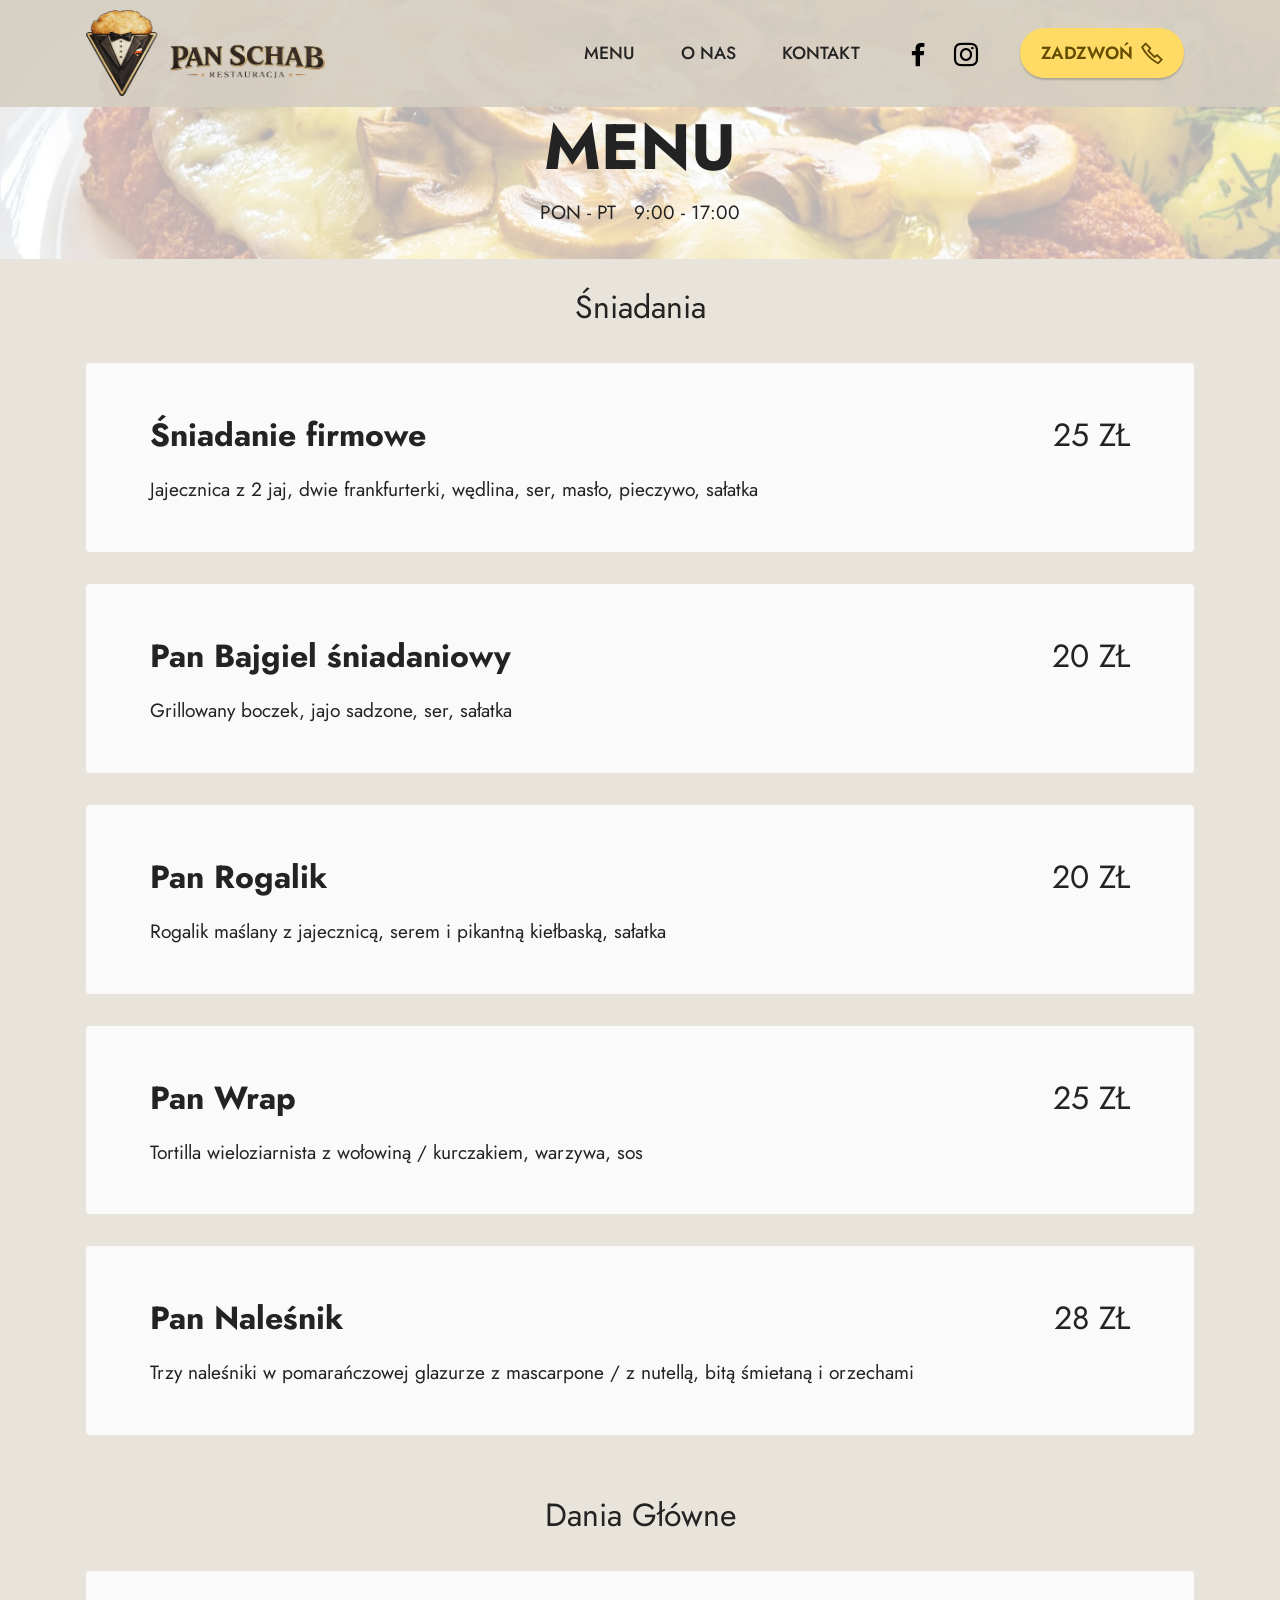
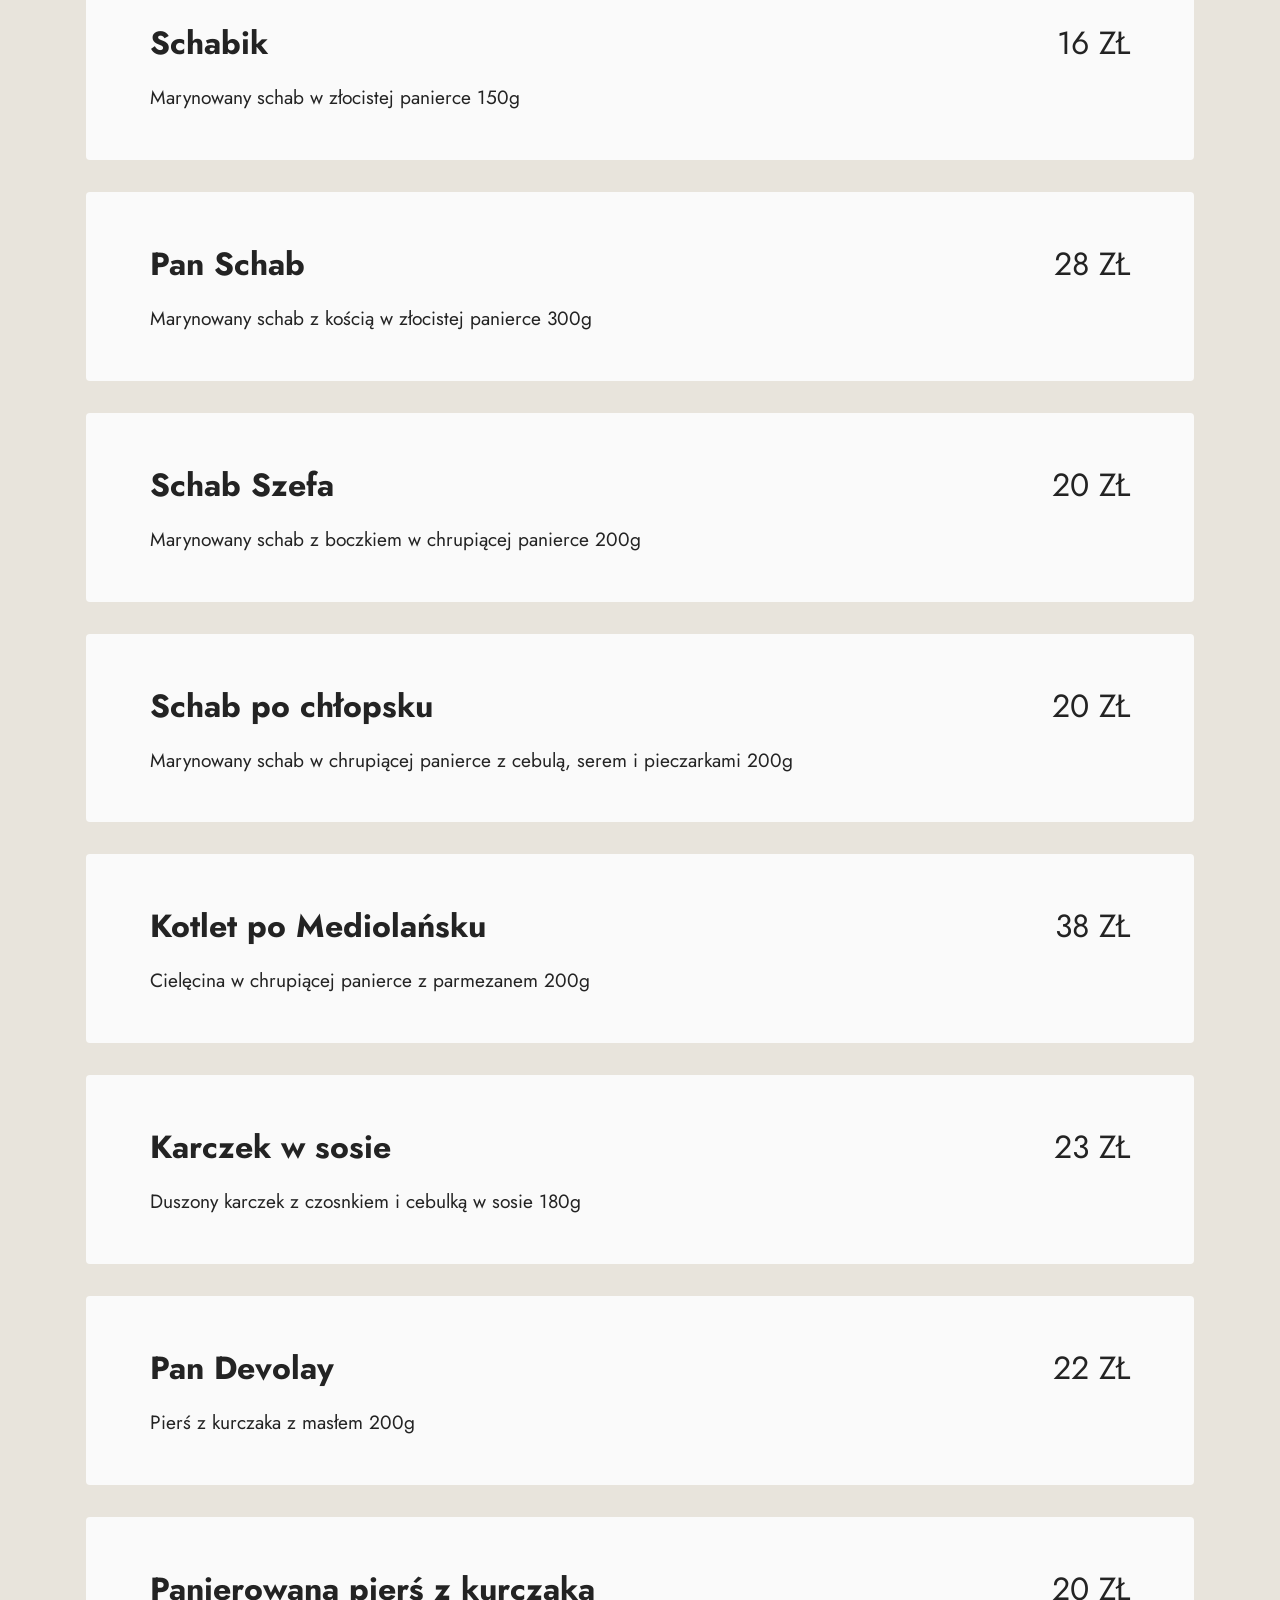
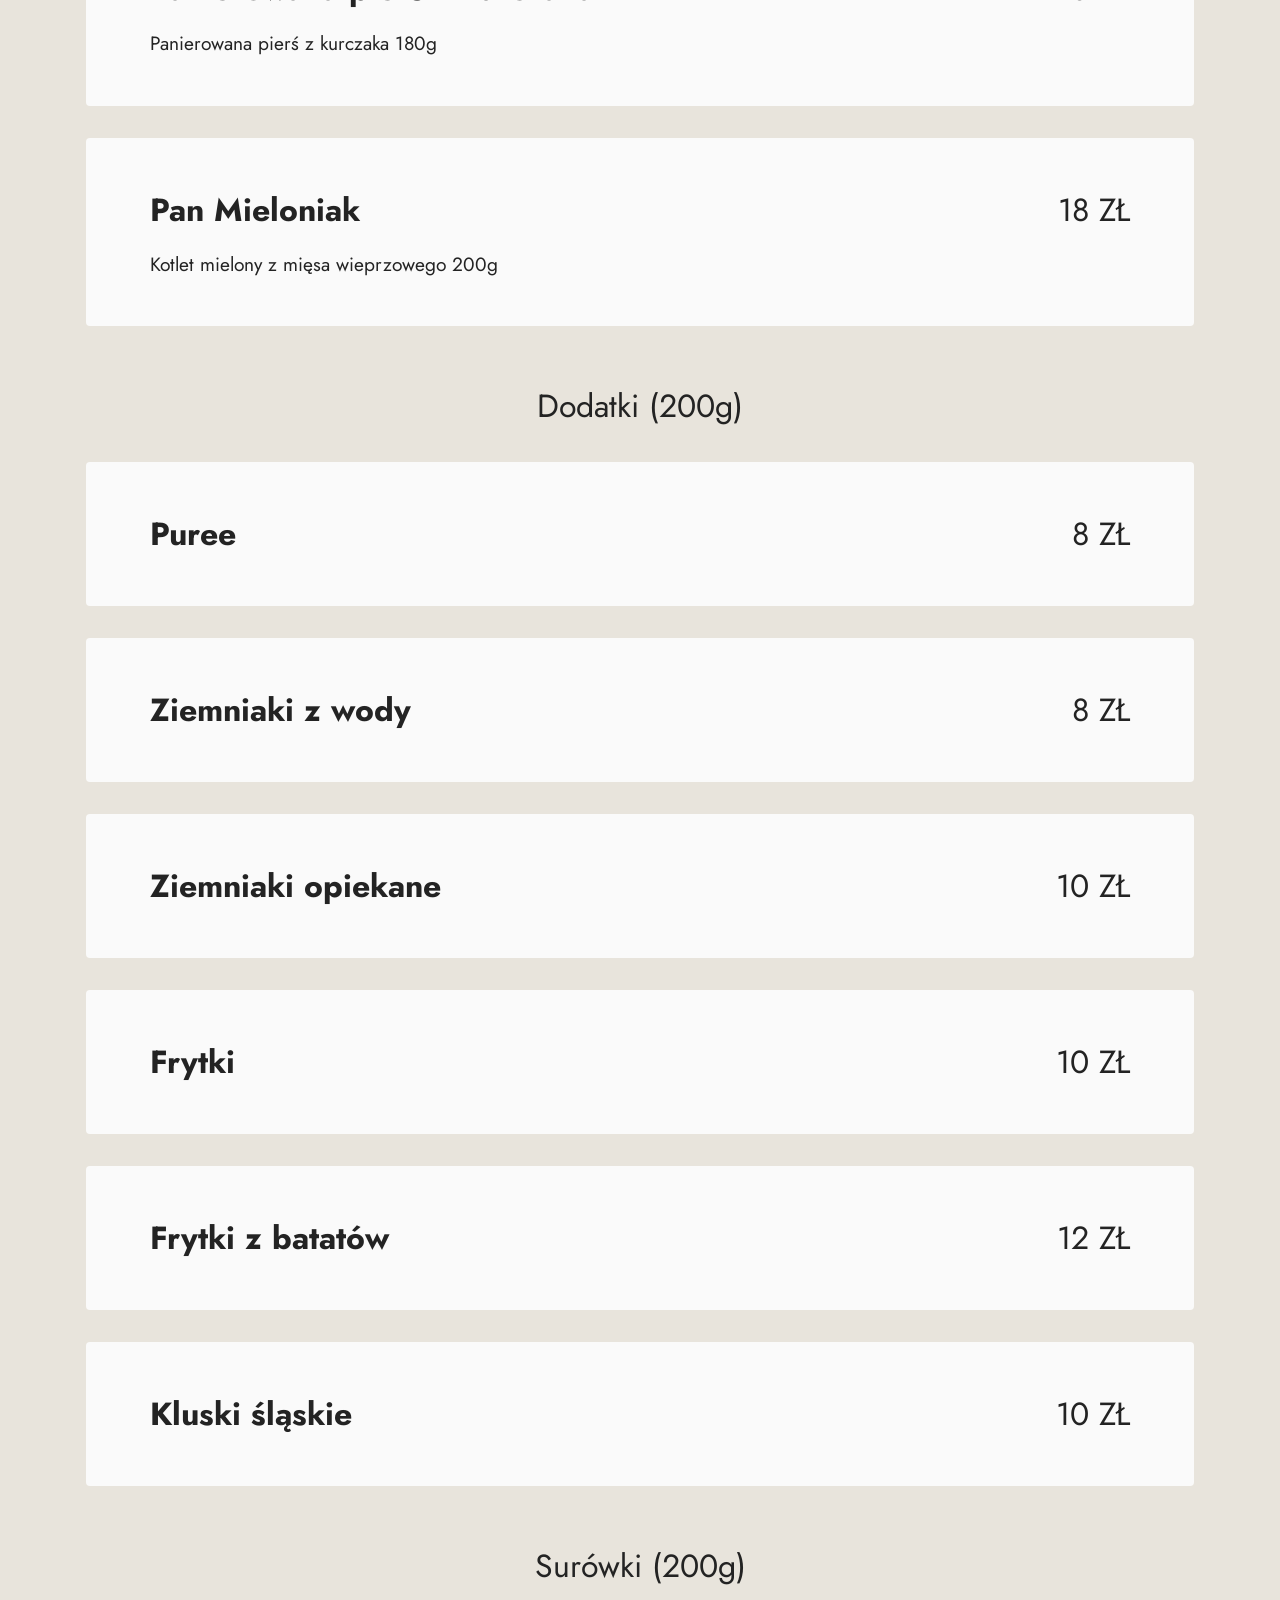
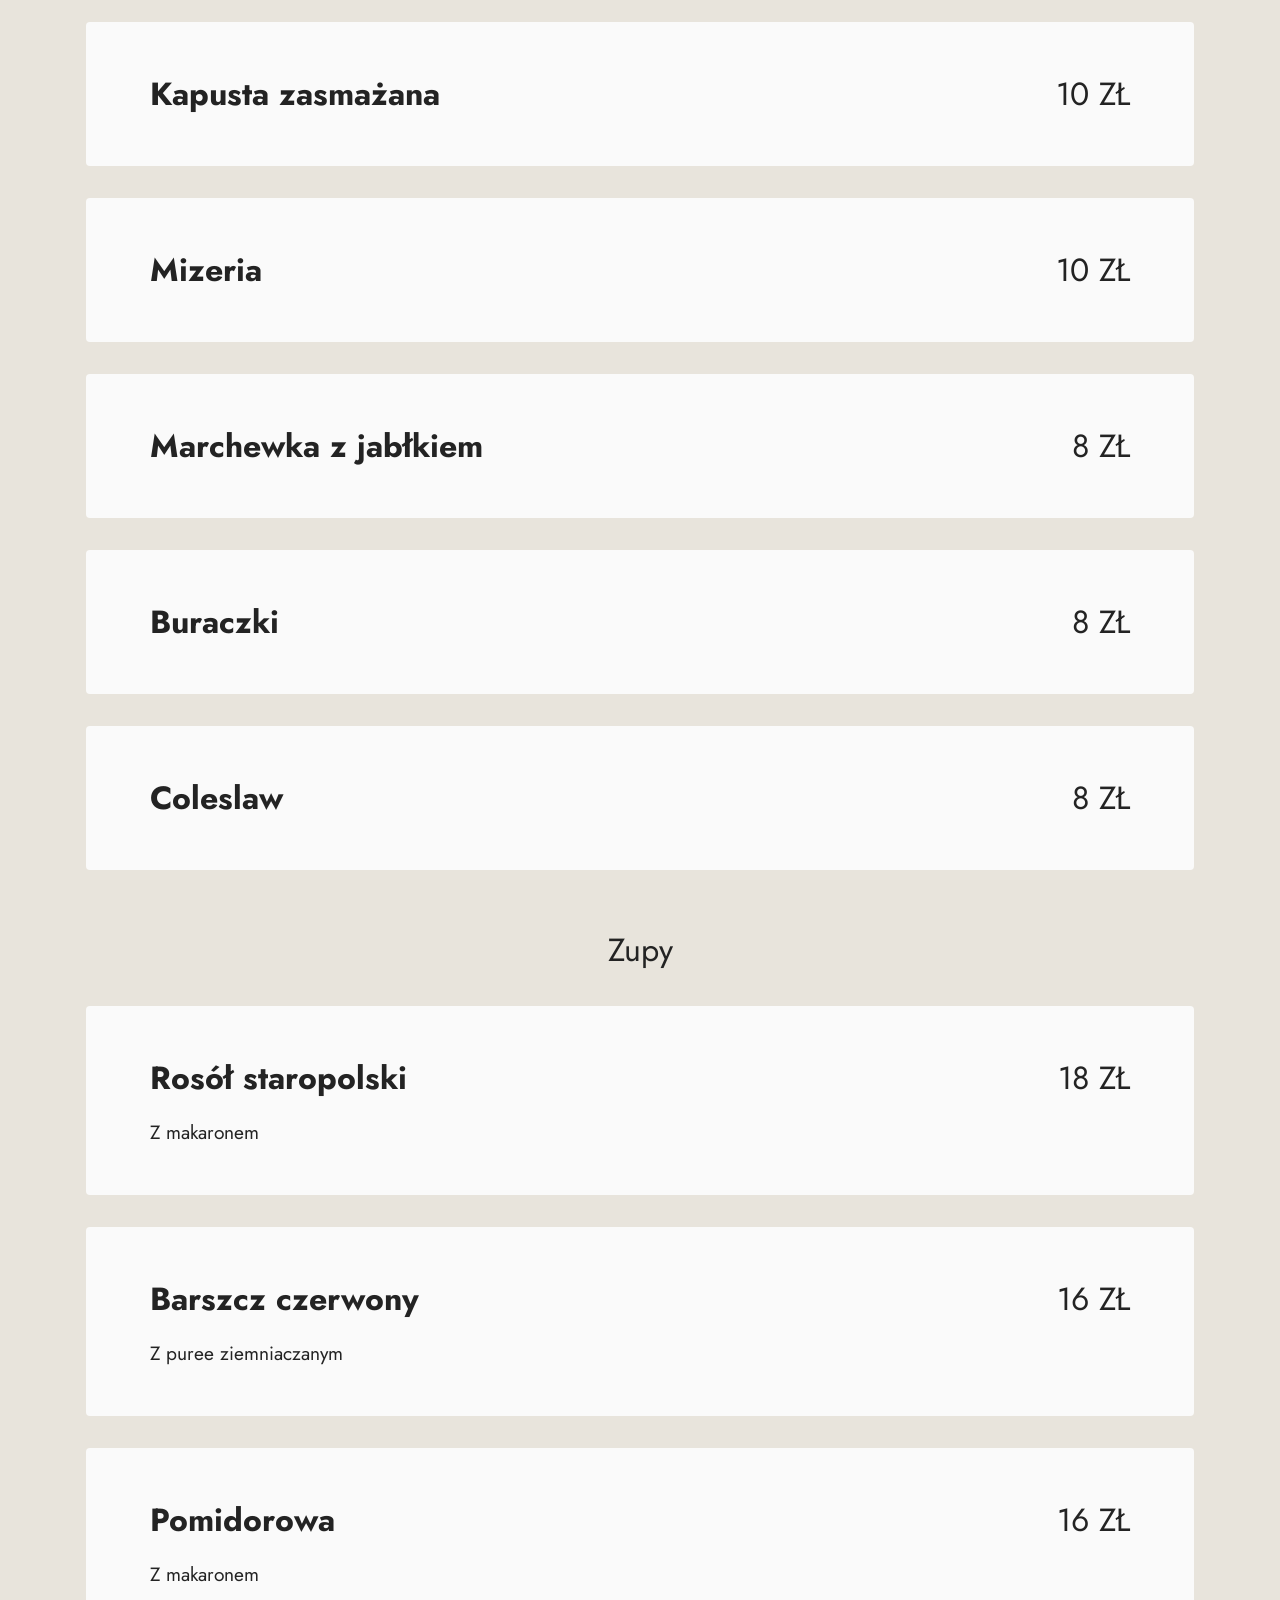
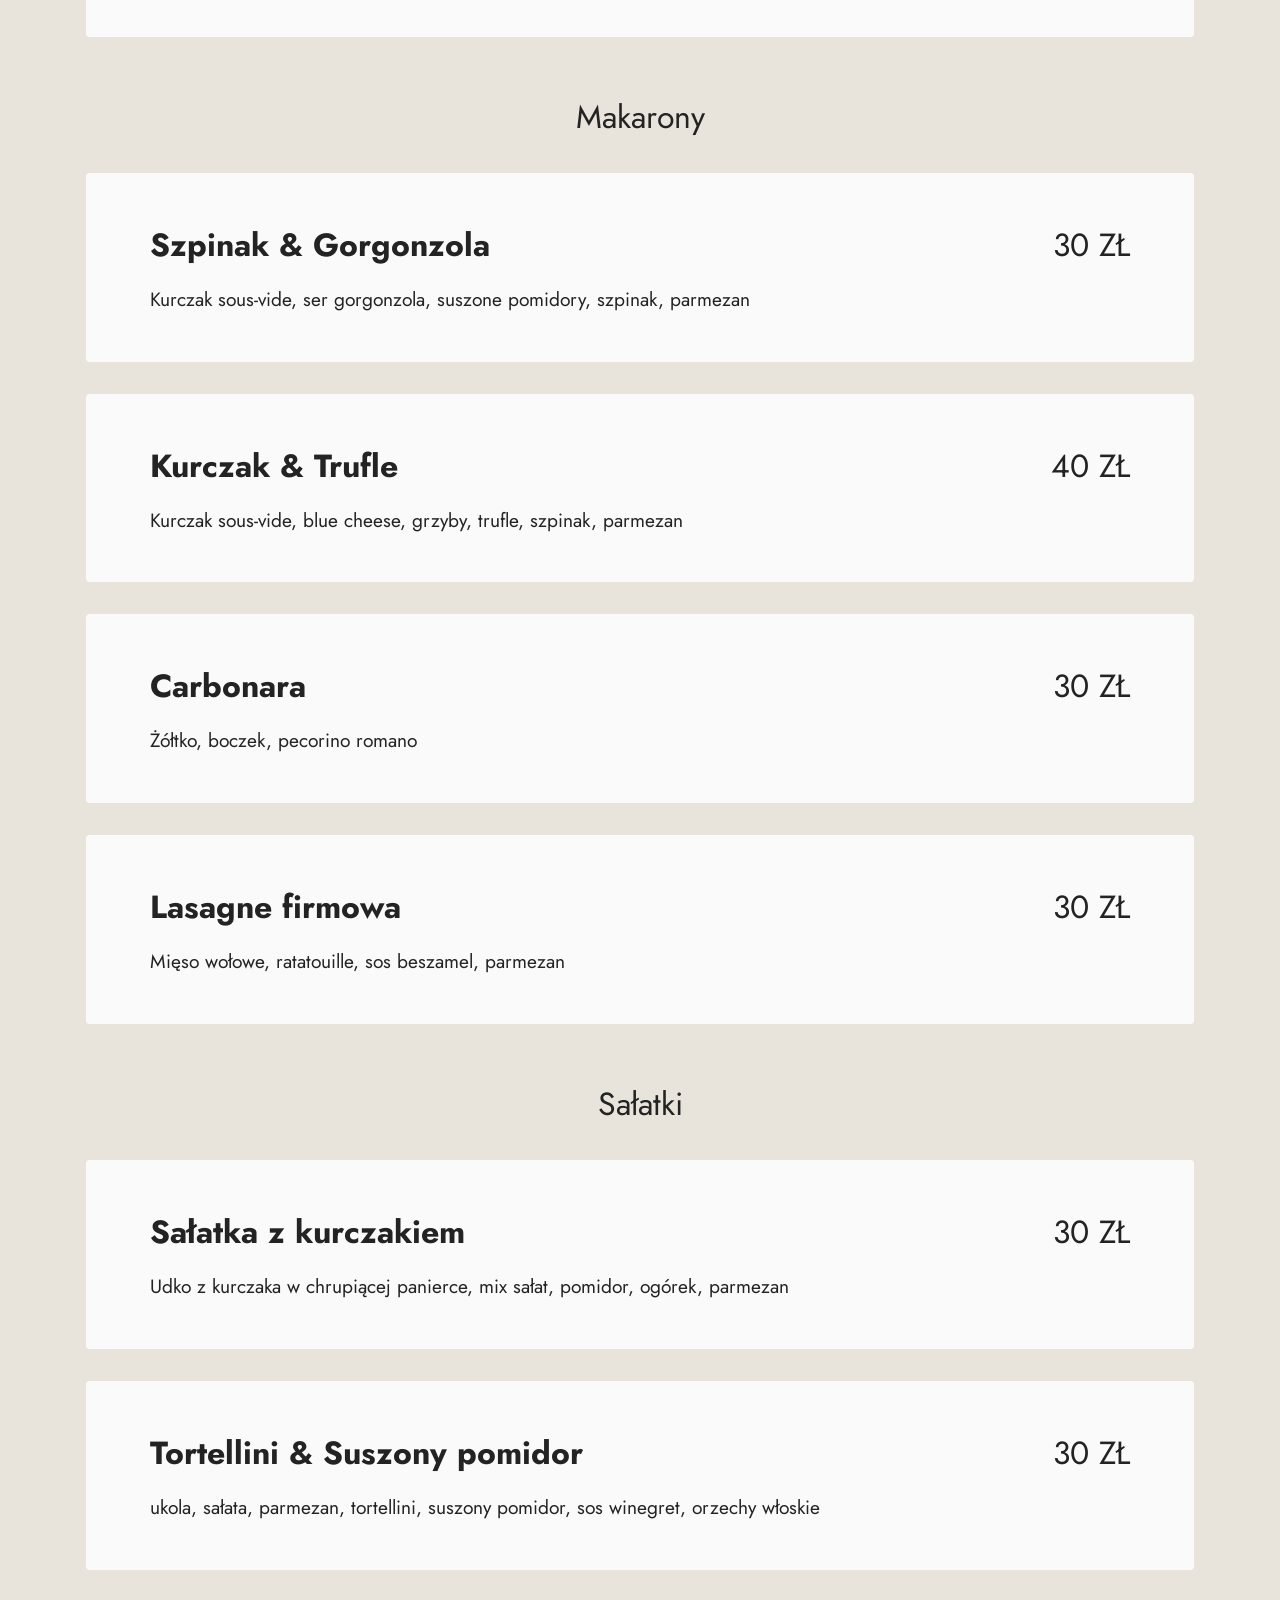
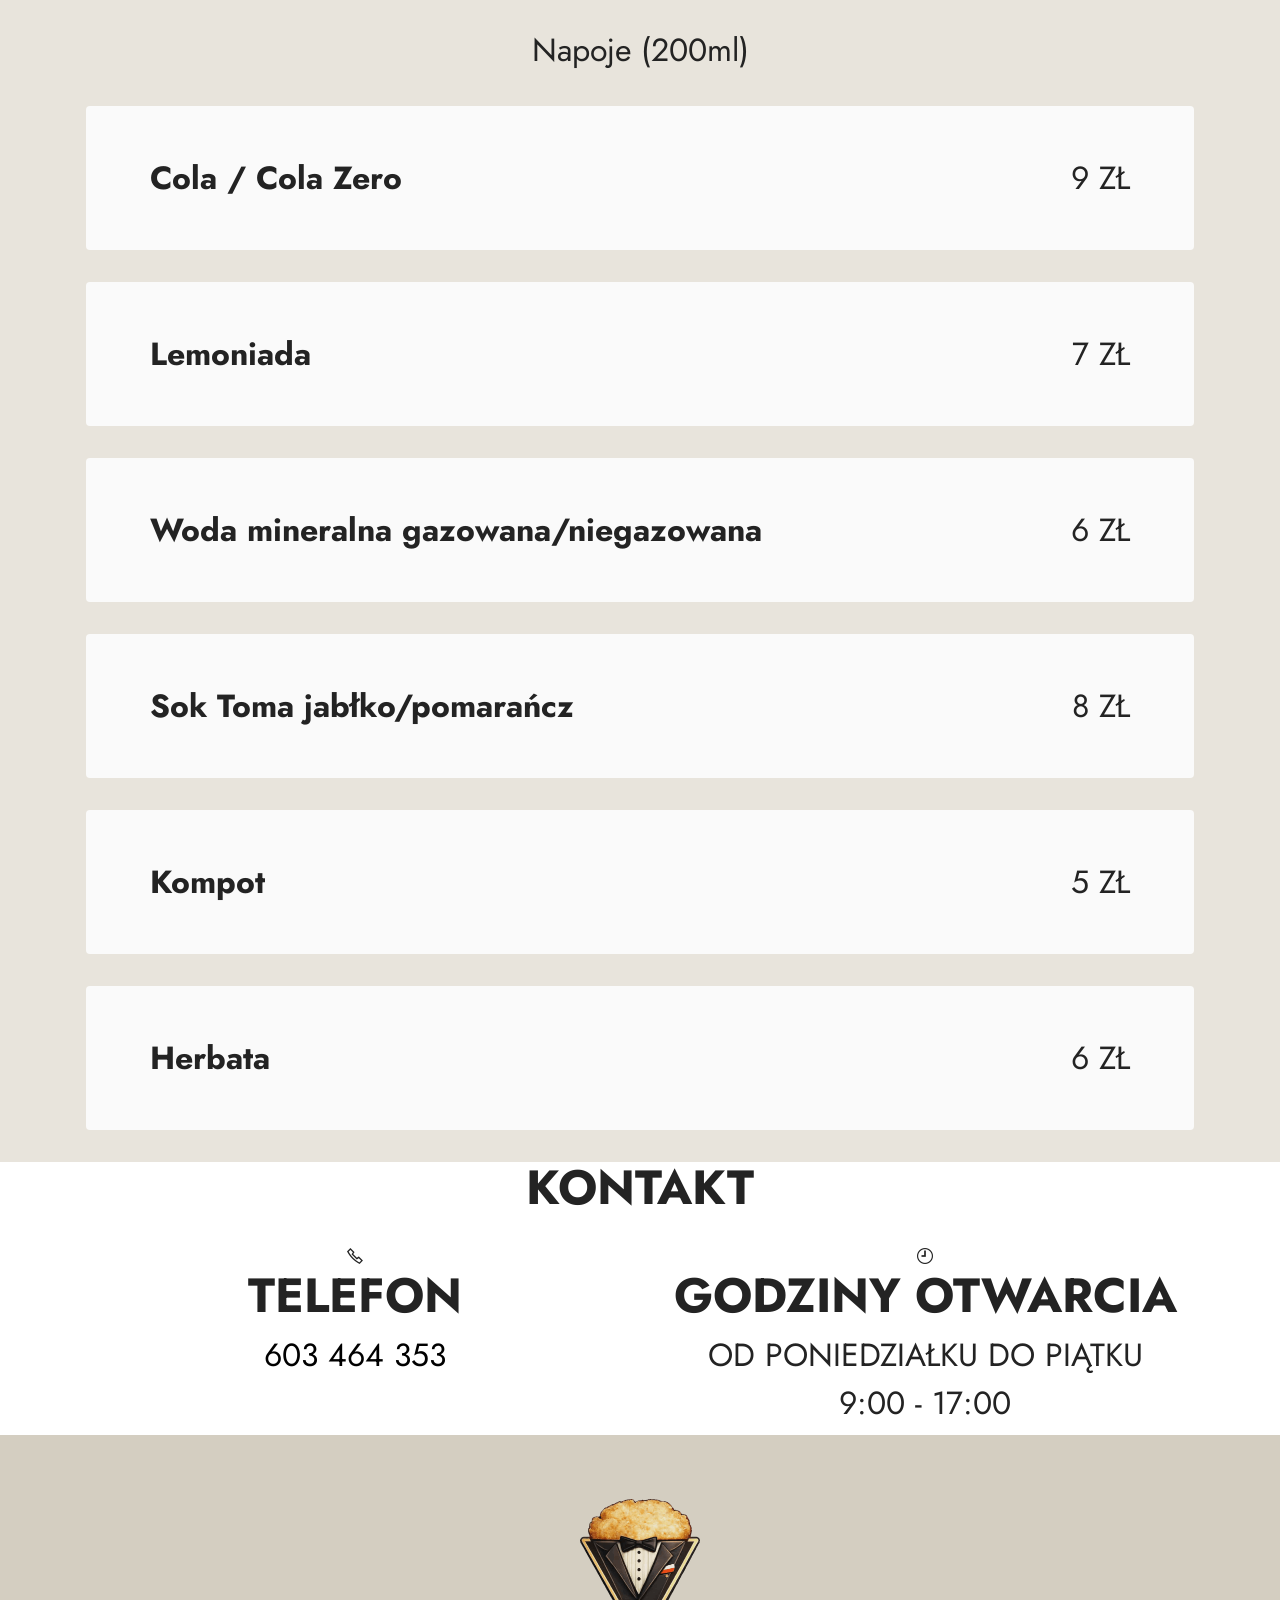
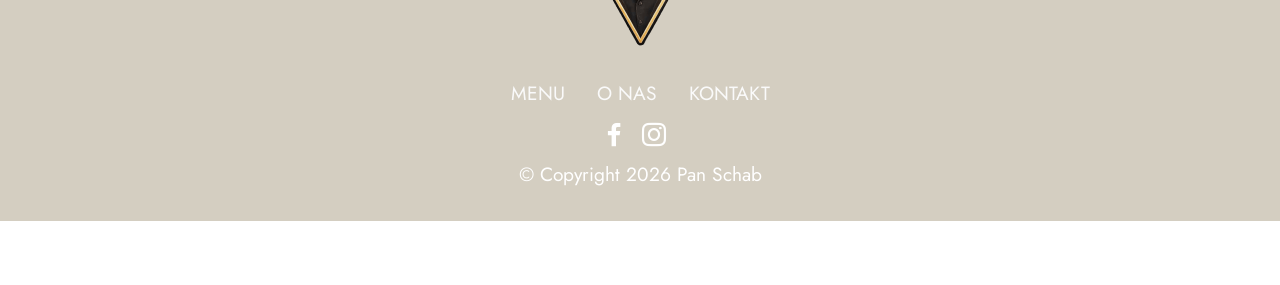
<file: page1.html>
<!DOCTYPE html>
<html  >
<head>
  <!-- Site made with Mobirise Website Builder v6.1.12, https://mobirise.com -->
  <meta charset="UTF-8">
  <meta http-equiv="X-UA-Compatible" content="IE=edge">
  <meta name="generator" content="Mobirise v6.1.12, mobirise.com">
  <meta name="viewport" content="width=device-width, initial-scale=1, minimum-scale=1">
  <link rel="shortcut icon" href="assets/images/znak-128x157-3.png" type="image/x-icon">
  <meta name="description" content="">
  
  
  <title>Menu</title>
  <link rel="stylesheet" href="assets/web/assets/mobirise-icons2/mobirise2.css">
  <link rel="stylesheet" href="assets/bootstrap/css/bootstrap.min.css">
  <link rel="stylesheet" href="assets/parallax/jarallax.css">
  <link rel="stylesheet" href="assets/animatecss/animate.css">
  <link rel="stylesheet" href="assets/dropdown/css/style.css">
  <link rel="stylesheet" href="assets/socicon/css/styles.css">
  <link rel="stylesheet" href="assets/theme/css/style.css">
  <link rel="preload" href="https://fonts.googleapis.com/css?family=Jost:100,200,300,400,500,600,700,800,900,100i,200i,300i,400i,500i,600i,700i,800i,900i&display=swap" as="style" onload="this.onload=null;this.rel='stylesheet'">
  <noscript><link rel="stylesheet" href="https://fonts.googleapis.com/css?family=Jost:100,200,300,400,500,600,700,800,900,100i,200i,300i,400i,500i,600i,700i,800i,900i&display=swap"></noscript>
  <link rel="preload" as="style" href="assets/mobirise/css/mbr-additional.css?v=IaqX1W"><link rel="stylesheet" href="assets/mobirise/css/mbr-additional.css?v=IaqX1W" type="text/css">

  
  
  
</head>
<body>
  
  <section data-bs-version="5.1" class="menu menu2 cid-veUJgURLH6" once="menu" id="menu2-b">
    
    <nav class="navbar navbar-dropdown navbar-fixed-top navbar-expand-lg">
        <div class="container">
            <div class="navbar-brand">
                <span class="navbar-logo">
                    
                        <a href="index.html#top"><img src="assets/images/logo20z20napisem-496x179.png" alt="" style="height: 5.4rem;"></a>
                    
                </span>
                
            </div>
            <button class="navbar-toggler" type="button" data-toggle="collapse" data-bs-toggle="collapse" data-target="#navbarSupportedContent" data-bs-target="#navbarSupportedContent" aria-controls="navbarNavAltMarkup" aria-expanded="false" aria-label="Toggle navigation">
                <div class="hamburger">
                    <span></span>
                    <span></span>
                    <span></span>
                    <span></span>
                </div>
            </button>
            <div class="collapse navbar-collapse" id="navbarSupportedContent">
                <ul class="navbar-nav nav-dropdown" data-app-modern-menu="true"><li class="nav-item"><a class="nav-link link text-black text-primary display-4" href="page1.html#header3-16" aria-expanded="false">MENU</a></li><li class="nav-item"><a class="nav-link link text-black text-primary display-4" href="index.html#info4-1c">O NAS</a></li><li class="nav-item"><a class="nav-link link text-black text-primary display-4" href="index.html#contacts1-12">KONTAKT</a></li></ul>
                <div class="icons-menu">
                    <a class="iconfont-wrapper" href="https://www.facebook.com/profile.php?id=61578515859651" target="_blank">
                        <span class="p-2 mbr-iconfont socicon-facebook socicon"></span>
                    </a>
                    <a class="iconfont-wrapper" href="https://www.instagram.com/panschab_lodz/" target="_blank">
                        <span class="p-2 mbr-iconfont socicon-instagram socicon"></span>
                    </a>
                    
                    
                </div>
                <div class="navbar-buttons mbr-section-btn"><a class="btn btn-primary display-4" href="tel:+48603464353"><span class="mobi-mbri mobi-mbri-phone mbr-iconfont mbr-iconfont-btn"></span>ZADZWOŃ</a></div>
            </div>
        </div>
    </nav>
</section>

<section data-bs-version="5.1" class="header3 cid-vf0kSD865Q mbr-parallax-background" id="header3-16">

    

    
    <div class="mbr-overlay" style="opacity: 0.7; background-color: rgb(255, 255, 255);"></div>

    <div class="align-center container">
        <div class="row justify-content-center">
            <div class="col-12 col-lg-6">
                <h1 class="mbr-section-title mbr-fonts-style mb-3 display-1"><strong>MENU</strong></h1>
                
                <p class="mbr-text mbr-fonts-style display-7">PON - PT&nbsp; &nbsp;9:00 - 17:00</p>
                
            </div>
        </div>
    </div>
</section>

<section data-bs-version="5.1" class="features10 cid-veZXUqSTlV" id="features10-r">
    <!---->
    

    
    
    <div class="container">
        <div class="mbr-section-head">
            
            <h4 class="mbr-section-subtitle mbr-fonts-style mb-0 mt-2 display-5">
                Śniadania</h4>
        </div>
        <div class="row mt-4">
            <div class="item features-without-image col-12 active">
                <div class="item-wrapper">
                    <div class="top-line row">
                        <div class="col">
                            <h1 class="card-title mbr-fonts-style display-5"><strong>Śniadanie firmowe</strong></h1>
                        </div>
                        <div class="col-auto">
                            <p class="price mbr-fonts-style display-5">25 ZŁ</p>
                        </div>
                    </div>
                    <div class="bottom-line">
                        <p class="mbr-text mbr-fonts-style display-7">Jajecznica z 2 jaj, dwie frankfurterki, wędlina, ser, masło, pieczywo, sałatka</p>
                    </div>
                </div>
            </div><div class="item features-without-image col-12">
                <div class="item-wrapper">
                    <div class="top-line row">
                        <div class="col">
                            <h1 class="card-title mbr-fonts-style display-5"><strong>Pan Bajgiel śniadaniowy</strong></h1>
                        </div>
                        <div class="col-auto">
                            <p class="price mbr-fonts-style display-5">
                                20 ZŁ</p>
                        </div>
                    </div>
                    <div class="bottom-line">
                        <p class="mbr-text mbr-fonts-style display-7">
                            Grillowany boczek, jajo sadzone, ser, sałatka
                        </p>
                    </div>
                </div>
            </div><div class="item features-without-image col-12">
                <div class="item-wrapper">
                    <div class="top-line row">
                        <div class="col">
                            <h1 class="card-title mbr-fonts-style display-5"><strong>Pan Rogalik</strong></h1>
                        </div>
                        <div class="col-auto">
                            <p class="price mbr-fonts-style display-5">
                                20 ZŁ</p>
                        </div>
                    </div>
                    <div class="bottom-line">
                        <p class="mbr-text mbr-fonts-style display-7">Rogalik maślany z jajecznicą, serem i pikantną kiełbaską, sałatka
                        </p>
                    </div>
                </div>
            </div><div class="item features-without-image col-12">
                <div class="item-wrapper">
                    <div class="top-line row">
                        <div class="col">
                            <h1 class="card-title mbr-fonts-style display-5"><strong>Pan Wrap</strong></h1>
                        </div>
                        <div class="col-auto">
                            <p class="price mbr-fonts-style display-5">
                                25 ZŁ</p>
                        </div>
                    </div>
                    <div class="bottom-line">
                        <p class="mbr-text mbr-fonts-style display-7">
                            Tortilla wieloziarnista z wołowiną / kurczakiem, warzywa, sos
                        </p>
                    </div>
                </div>
            </div><div class="item features-without-image col-12">
                <div class="item-wrapper">
                    <div class="top-line row">
                        <div class="col">
                            <h1 class="card-title mbr-fonts-style display-5"><strong>Pan Naleśnik</strong></h1>
                        </div>
                        <div class="col-auto">
                            <p class="price mbr-fonts-style display-5">
                                28 ZŁ</p>
                        </div>
                    </div>
                    <div class="bottom-line">
                        <p class="mbr-text mbr-fonts-style display-7">
                            Trzy naleśniki w pomarańczowej glazurze z mascarpone / z nutellą, bitą śmietaną i orzechami
                        </p>
                    </div>
                </div>
            </div>
            
            
        </div>
    </div>
</section>

<section data-bs-version="5.1" class="features10 cid-vf022jfMK9" id="features10-s">
    <!---->
    

    
    
    <div class="container">
        <div class="mbr-section-head">
            
            <h4 class="mbr-section-subtitle mbr-fonts-style mb-0 mt-2 display-5">
                Dania Główne</h4>
        </div>
        <div class="row mt-4">
            <div class="item features-without-image col-12 active">
                <div class="item-wrapper">
                    <div class="top-line row">
                        <div class="col">
                            <h1 class="card-title mbr-fonts-style display-5"><strong>Schabik</strong></h1>
                        </div>
                        <div class="col-auto">
                            <p class="price mbr-fonts-style display-5">16 ZŁ</p>
                        </div>
                    </div>
                    <div class="bottom-line">
                        <p class="mbr-text mbr-fonts-style display-7">Marynowany schab w złocistej panierce 150g</p>
                    </div>
                </div>
            </div><div class="item features-without-image col-12">
                <div class="item-wrapper">
                    <div class="top-line row">
                        <div class="col">
                            <h1 class="card-title mbr-fonts-style display-5"><strong>Pan Schab</strong></h1>
                        </div>
                        <div class="col-auto">
                            <p class="price mbr-fonts-style display-5">28 ZŁ</p>
                        </div>
                    </div>
                    <div class="bottom-line">
                        <p class="mbr-text mbr-fonts-style display-7">
                            Marynowany schab z kością w złocistej panierce 300g
                        </p>
                    </div>
                </div>
            </div><div class="item features-without-image col-12">
                <div class="item-wrapper">
                    <div class="top-line row">
                        <div class="col">
                            <h1 class="card-title mbr-fonts-style display-5"><strong>Schab Szefa</strong></h1>
                        </div>
                        <div class="col-auto">
                            <p class="price mbr-fonts-style display-5">
                                20 ZŁ</p>
                        </div>
                    </div>
                    <div class="bottom-line">
                        <p class="mbr-text mbr-fonts-style display-7">Marynowany schab z boczkiem w chrupiącej panierce 200g
                        </p>
                    </div>
                </div>
            </div><div class="item features-without-image col-12">
                <div class="item-wrapper">
                    <div class="top-line row">
                        <div class="col">
                            <h1 class="card-title mbr-fonts-style display-5"><strong>Schab po chłopsku</strong></h1>
                        </div>
                        <div class="col-auto">
                            <p class="price mbr-fonts-style display-5">
                                20 ZŁ</p>
                        </div>
                    </div>
                    <div class="bottom-line">
                        <p class="mbr-text mbr-fonts-style display-7">
                            Marynowany schab w chrupiącej panierce z cebulą, serem i pieczarkami 200g
                        </p>
                    </div>
                </div>
            </div><div class="item features-without-image col-12">
                <div class="item-wrapper">
                    <div class="top-line row">
                        <div class="col">
                            <h1 class="card-title mbr-fonts-style display-5"><strong>Kotlet po Mediolańsku</strong></h1>
                        </div>
                        <div class="col-auto">
                            <p class="price mbr-fonts-style display-5">38 ZŁ</p>
                        </div>
                    </div>
                    <div class="bottom-line">
                        <p class="mbr-text mbr-fonts-style display-7">
                            Cielęcina w chrupiącej panierce z parmezanem 200g
                        </p>
                    </div>
                </div>
            </div><div class="item features-without-image col-12">
                <div class="item-wrapper">
                    <div class="top-line row">
                        <div class="col">
                            <h1 class="card-title mbr-fonts-style display-5"><strong>Karczek w sosie</strong></h1>
                        </div>
                        <div class="col-auto">
                            <p class="price mbr-fonts-style display-5">23 ZŁ</p>
                        </div>
                    </div>
                    <div class="bottom-line">
                        <p class="mbr-text mbr-fonts-style display-7">
                            Duszony karczek z czosnkiem i cebulką w sosie 180g
                        </p>
                    </div>
                </div>
            </div><div class="item features-without-image col-12">
                <div class="item-wrapper">
                    <div class="top-line row">
                        <div class="col">
                            <h1 class="card-title mbr-fonts-style display-5"><strong>Pan Devolay</strong></h1>
                        </div>
                        <div class="col-auto">
                            <p class="price mbr-fonts-style display-5">22 ZŁ</p>
                        </div>
                    </div>
                    <div class="bottom-line">
                        <p class="mbr-text mbr-fonts-style display-7">
                            Pierś z kurczaka z masłem 200g
                        </p>
                    </div>
                </div>
            </div><div class="item features-without-image col-12">
                <div class="item-wrapper">
                    <div class="top-line row">
                        <div class="col">
                            <h1 class="card-title mbr-fonts-style display-5"><strong>Panierowana pierś z kurczaka</strong></h1>
                        </div>
                        <div class="col-auto">
                            <p class="price mbr-fonts-style display-5">20 ZŁ</p>
                        </div>
                    </div>
                    <div class="bottom-line">
                        <p class="mbr-text mbr-fonts-style display-7">Panierowana pierś z kurczaka 180g</p>
                    </div>
                </div>
            </div><div class="item features-without-image col-12">
                <div class="item-wrapper">
                    <div class="top-line row">
                        <div class="col">
                            <h1 class="card-title mbr-fonts-style display-5"><strong>Pan Mieloniak</strong></h1>
                        </div>
                        <div class="col-auto">
                            <p class="price mbr-fonts-style display-5">18 ZŁ</p>
                        </div>
                    </div>
                    <div class="bottom-line">
                        <p class="mbr-text mbr-fonts-style display-7">
                            Kotlet mielony z mięsa wieprzowego 200g
                        </p>
                    </div>
                </div>
            </div>
            
            
        </div>
    </div>
</section>

<section data-bs-version="5.1" class="features10 cid-vf03QxO2Ch" id="features10-u">
    <!---->
    

    
    
    <div class="container">
        <div class="mbr-section-head">
            
            <h4 class="mbr-section-subtitle mbr-fonts-style mb-0 mt-2 display-5">
                Dodatki (200g)</h4>
        </div>
        <div class="row mt-4">
            <div class="item features-without-image col-12 active">
                <div class="item-wrapper">
                    <div class="top-line row">
                        <div class="col">
                            <h1 class="card-title mbr-fonts-style display-5"><strong>Puree</strong></h1>
                        </div>
                        <div class="col-auto">
                            <p class="price mbr-fonts-style display-5">8 ZŁ</p>
                        </div>
                    </div>
                    <div class="bottom-line">
                        
                    </div>
                </div>
            </div><div class="item features-without-image col-12">
                <div class="item-wrapper">
                    <div class="top-line row">
                        <div class="col">
                            <h1 class="card-title mbr-fonts-style display-5"><strong>Ziemniaki z wody</strong></h1>
                        </div>
                        <div class="col-auto">
                            <p class="price mbr-fonts-style display-5">8 ZŁ</p>
                        </div>
                    </div>
                    <div class="bottom-line">
                        
                    </div>
                </div>
            </div><div class="item features-without-image col-12">
                <div class="item-wrapper">
                    <div class="top-line row">
                        <div class="col">
                            <h1 class="card-title mbr-fonts-style display-5"><strong>Ziemniaki opiekane</strong></h1>
                        </div>
                        <div class="col-auto">
                            <p class="price mbr-fonts-style display-5">10 ZŁ</p>
                        </div>
                    </div>
                    <div class="bottom-line">
                        
                    </div>
                </div>
            </div><div class="item features-without-image col-12">
                <div class="item-wrapper">
                    <div class="top-line row">
                        <div class="col">
                            <h1 class="card-title mbr-fonts-style display-5"><strong>Frytki</strong></h1>
                        </div>
                        <div class="col-auto">
                            <p class="price mbr-fonts-style display-5">10 ZŁ</p>
                        </div>
                    </div>
                    <div class="bottom-line">
                        
                    </div>
                </div>
            </div><div class="item features-without-image col-12">
                <div class="item-wrapper">
                    <div class="top-line row">
                        <div class="col">
                            <h1 class="card-title mbr-fonts-style display-5"><strong>Frytki z batatów</strong></h1>
                        </div>
                        <div class="col-auto">
                            <p class="price mbr-fonts-style display-5">12 ZŁ</p>
                        </div>
                    </div>
                    <div class="bottom-line">
                        
                    </div>
                </div>
            </div><div class="item features-without-image col-12">
                <div class="item-wrapper">
                    <div class="top-line row">
                        <div class="col">
                            <h1 class="card-title mbr-fonts-style display-5"><strong>Kluski śląskie</strong></h1>
                        </div>
                        <div class="col-auto">
                            <p class="price mbr-fonts-style display-5">10 ZŁ</p>
                        </div>
                    </div>
                    <div class="bottom-line">
                        
                    </div>
                </div>
            </div>
            
            
        </div>
    </div>
</section>

<section data-bs-version="5.1" class="features10 cid-vf04UTkSWz" id="features10-v">
    <!---->
    

    
    
    <div class="container">
        <div class="mbr-section-head">
            
            <h4 class="mbr-section-subtitle mbr-fonts-style mb-0 mt-2 display-5">
                Surówki (200g)</h4>
        </div>
        <div class="row mt-4">
            <div class="item features-without-image col-12 active">
                <div class="item-wrapper">
                    <div class="top-line row">
                        <div class="col">
                            <h1 class="card-title mbr-fonts-style display-5"><strong>Kapusta zasmażana</strong></h1>
                        </div>
                        <div class="col-auto">
                            <p class="price mbr-fonts-style display-5">10 ZŁ</p>
                        </div>
                    </div>
                    <div class="bottom-line">
                        
                    </div>
                </div>
            </div><div class="item features-without-image col-12">
                <div class="item-wrapper">
                    <div class="top-line row">
                        <div class="col">
                            <h1 class="card-title mbr-fonts-style display-5"><strong>Mizeria</strong></h1>
                        </div>
                        <div class="col-auto">
                            <p class="price mbr-fonts-style display-5">10 ZŁ</p>
                        </div>
                    </div>
                    <div class="bottom-line">
                        
                    </div>
                </div>
            </div><div class="item features-without-image col-12">
                <div class="item-wrapper">
                    <div class="top-line row">
                        <div class="col">
                            <h1 class="card-title mbr-fonts-style display-5"><strong>Marchewka z jabłkiem</strong></h1>
                        </div>
                        <div class="col-auto">
                            <p class="price mbr-fonts-style display-5">8 ZŁ</p>
                        </div>
                    </div>
                    <div class="bottom-line">
                        
                    </div>
                </div>
            </div><div class="item features-without-image col-12">
                <div class="item-wrapper">
                    <div class="top-line row">
                        <div class="col">
                            <h1 class="card-title mbr-fonts-style display-5"><strong>Buraczki</strong></h1>
                        </div>
                        <div class="col-auto">
                            <p class="price mbr-fonts-style display-5">8 ZŁ</p>
                        </div>
                    </div>
                    <div class="bottom-line">
                        
                    </div>
                </div>
            </div><div class="item features-without-image col-12">
                <div class="item-wrapper">
                    <div class="top-line row">
                        <div class="col">
                            <h1 class="card-title mbr-fonts-style display-5"><strong>Coleslaw</strong></h1>
                        </div>
                        <div class="col-auto">
                            <p class="price mbr-fonts-style display-5">8 ZŁ</p>
                        </div>
                    </div>
                    <div class="bottom-line">
                        
                    </div>
                </div>
            </div>
            
            
        </div>
    </div>
</section>

<section data-bs-version="5.1" class="features10 cid-vf05yZ2Zqp" id="features10-w">
    <!---->
    

    
    
    <div class="container">
        <div class="mbr-section-head">
            
            <h4 class="mbr-section-subtitle mbr-fonts-style mb-0 mt-2 display-5">
                Zupy</h4>
        </div>
        <div class="row mt-4">
            <div class="item features-without-image col-12 active">
                <div class="item-wrapper">
                    <div class="top-line row">
                        <div class="col">
                            <h1 class="card-title mbr-fonts-style display-5"><strong>Rosół staropolski</strong></h1>
                        </div>
                        <div class="col-auto">
                            <p class="price mbr-fonts-style display-5">18 ZŁ</p>
                        </div>
                    </div>
                    <div class="bottom-line">
                        <p class="mbr-text mbr-fonts-style display-7">Z makaronem</p>
                    </div>
                </div>
            </div><div class="item features-without-image col-12">
                <div class="item-wrapper">
                    <div class="top-line row">
                        <div class="col">
                            <h1 class="card-title mbr-fonts-style display-5"><strong>Barszcz czerwony</strong></h1>
                        </div>
                        <div class="col-auto">
                            <p class="price mbr-fonts-style display-5">16 ZŁ</p>
                        </div>
                    </div>
                    <div class="bottom-line">
                        <p class="mbr-text mbr-fonts-style display-7">
                            Z puree ziemniaczanym</p>
                    </div>
                </div>
            </div><div class="item features-without-image col-12">
                <div class="item-wrapper">
                    <div class="top-line row">
                        <div class="col">
                            <h1 class="card-title mbr-fonts-style display-5"><strong>Pomidorowa</strong></h1>
                        </div>
                        <div class="col-auto">
                            <p class="price mbr-fonts-style display-5">16 ZŁ</p>
                        </div>
                    </div>
                    <div class="bottom-line">
                        <p class="mbr-text mbr-fonts-style display-7">Z makaronem
                        </p>
                    </div>
                </div>
            </div>
            
            
        </div>
    </div>
</section>

<section data-bs-version="5.1" class="features10 cid-vf06nwgOH9" id="features10-x">
    <!---->
    

    
    
    <div class="container">
        <div class="mbr-section-head">
            
            <h4 class="mbr-section-subtitle mbr-fonts-style mb-0 mt-2 display-5">
                Makarony</h4>
        </div>
        <div class="row mt-4">
            <div class="item features-without-image col-12 active">
                <div class="item-wrapper">
                    <div class="top-line row">
                        <div class="col">
                            <h1 class="card-title mbr-fonts-style display-5"><strong>Szpinak &amp; Gorgonzola</strong></h1>
                        </div>
                        <div class="col-auto">
                            <p class="price mbr-fonts-style display-5">30 ZŁ</p>
                        </div>
                    </div>
                    <div class="bottom-line">
                        <p class="mbr-text mbr-fonts-style display-7">Kurczak sous-vide, ser gorgonzola, suszone pomidory, szpinak, parmezan</p>
                    </div>
                </div>
            </div><div class="item features-without-image col-12">
                <div class="item-wrapper">
                    <div class="top-line row">
                        <div class="col">
                            <h1 class="card-title mbr-fonts-style display-5"><strong>Kurczak &amp; Trufle</strong></h1>
                        </div>
                        <div class="col-auto">
                            <p class="price mbr-fonts-style display-5">40 ZŁ</p>
                        </div>
                    </div>
                    <div class="bottom-line">
                        <p class="mbr-text mbr-fonts-style display-7">Kurczak sous-vide, blue cheese, grzyby, trufle, szpinak, parmezan</p>
                    </div>
                </div>
            </div><div class="item features-without-image col-12">
                <div class="item-wrapper">
                    <div class="top-line row">
                        <div class="col">
                            <h1 class="card-title mbr-fonts-style display-5"><strong>Carbonara</strong></h1>
                        </div>
                        <div class="col-auto">
                            <p class="price mbr-fonts-style display-5">30 ZŁ</p>
                        </div>
                    </div>
                    <div class="bottom-line">
                        <p class="mbr-text mbr-fonts-style display-7">Żółtko, boczek, pecorino romano
                        </p>
                    </div>
                </div>
            </div><div class="item features-without-image col-12">
                <div class="item-wrapper">
                    <div class="top-line row">
                        <div class="col">
                            <h1 class="card-title mbr-fonts-style display-5"><strong>Lasagne firmowa</strong></h1>
                        </div>
                        <div class="col-auto">
                            <p class="price mbr-fonts-style display-5">30 ZŁ</p>
                        </div>
                    </div>
                    <div class="bottom-line">
                        <p class="mbr-text mbr-fonts-style display-7">Mięso wołowe, ratatouille, sos beszamel, parmezan
                        </p>
                    </div>
                </div>
            </div>
            
            
        </div>
    </div>
</section>

<section data-bs-version="5.1" class="features10 cid-vf07txGuXM" id="features10-y">
    <!---->
    

    
    
    <div class="container">
        <div class="mbr-section-head">
            
            <h4 class="mbr-section-subtitle mbr-fonts-style mb-0 mt-2 display-5">
                Sałatki</h4>
        </div>
        <div class="row mt-4">
            <div class="item features-without-image col-12 active">
                <div class="item-wrapper">
                    <div class="top-line row">
                        <div class="col">
                            <h1 class="card-title mbr-fonts-style display-5"><strong>Sałatka z kurczakiem</strong></h1>
                        </div>
                        <div class="col-auto">
                            <p class="price mbr-fonts-style display-5">30 ZŁ</p>
                        </div>
                    </div>
                    <div class="bottom-line">
                        <p class="mbr-text mbr-fonts-style display-7">Udko z kurczaka w chrupiącej panierce, mix sałat, pomidor, ogórek, parmezan</p>
                    </div>
                </div>
            </div><div class="item features-without-image col-12">
                <div class="item-wrapper">
                    <div class="top-line row">
                        <div class="col">
                            <h1 class="card-title mbr-fonts-style display-5"><strong>Tortellini &amp; Suszony pomidor</strong></h1>
                        </div>
                        <div class="col-auto">
                            <p class="price mbr-fonts-style display-5">30 ZŁ</p>
                        </div>
                    </div>
                    <div class="bottom-line">
                        <p class="mbr-text mbr-fonts-style display-7">ukola, sałata, parmezan, tortellini, suszony pomidor, sos winegret, orzechy włoskie</p>
                    </div>
                </div>
            </div>
            
            
        </div>
    </div>
</section>

<section data-bs-version="5.1" class="features10 cid-vf07uJheDA" id="features10-z">
    <!---->
    

    
    
    <div class="container">
        <div class="mbr-section-head">
            
            <h4 class="mbr-section-subtitle mbr-fonts-style mb-0 mt-2 display-5">
                Napoje (200ml)</h4>
        </div>
        <div class="row mt-4">
            <div class="item features-without-image col-12 active">
                <div class="item-wrapper">
                    <div class="top-line row">
                        <div class="col">
                            <h1 class="card-title mbr-fonts-style display-5"><strong>Cola / Cola Zero</strong></h1>
                        </div>
                        <div class="col-auto">
                            <p class="price mbr-fonts-style display-5">9 ZŁ</p>
                        </div>
                    </div>
                    <div class="bottom-line">
                        
                    </div>
                </div>
            </div><div class="item features-without-image col-12">
                <div class="item-wrapper">
                    <div class="top-line row">
                        <div class="col">
                            <h1 class="card-title mbr-fonts-style display-5"><strong>Lemoniada</strong></h1>
                        </div>
                        <div class="col-auto">
                            <p class="price mbr-fonts-style display-5">7 ZŁ</p>
                        </div>
                    </div>
                    <div class="bottom-line">
                        
                    </div>
                </div>
            </div><div class="item features-without-image col-12">
                <div class="item-wrapper">
                    <div class="top-line row">
                        <div class="col">
                            <h1 class="card-title mbr-fonts-style display-5"><strong>Woda mineralna gazowana/niegazowana</strong></h1>
                        </div>
                        <div class="col-auto">
                            <p class="price mbr-fonts-style display-5">6 ZŁ</p>
                        </div>
                    </div>
                    <div class="bottom-line">
                        
                    </div>
                </div>
            </div><div class="item features-without-image col-12">
                <div class="item-wrapper">
                    <div class="top-line row">
                        <div class="col">
                            <h1 class="card-title mbr-fonts-style display-5"><strong>Sok Toma jabłko/pomarańcz</strong></h1>
                        </div>
                        <div class="col-auto">
                            <p class="price mbr-fonts-style display-5">8 ZŁ</p>
                        </div>
                    </div>
                    <div class="bottom-line">
                        
                    </div>
                </div>
            </div><div class="item features-without-image col-12">
                <div class="item-wrapper">
                    <div class="top-line row">
                        <div class="col">
                            <h1 class="card-title mbr-fonts-style display-5"><strong>Kompot</strong></h1>
                        </div>
                        <div class="col-auto">
                            <p class="price mbr-fonts-style display-5">5 ZŁ</p>
                        </div>
                    </div>
                    <div class="bottom-line">
                        
                    </div>
                </div>
            </div><div class="item features-without-image col-12">
                <div class="item-wrapper">
                    <div class="top-line row">
                        <div class="col">
                            <h1 class="card-title mbr-fonts-style display-5"><strong>Herbata</strong></h1>
                        </div>
                        <div class="col-auto">
                            <p class="price mbr-fonts-style display-5">6 ZŁ</p>
                        </div>
                    </div>
                    <div class="bottom-line">
                        
                    </div>
                </div>
            </div>
            
            
        </div>
    </div>
</section>

<section data-bs-version="5.1" class="contacts1 cid-vf0mGKitrq mbr-parallax-background" id="contacts1-17">

    

    
    <div class="mbr-overlay" style="opacity: 0.9; background-color: rgb(255, 255, 255);">
    </div>
    <div class="container">
        <div class="mbr-section-head">
            <h3 class="mbr-section-title mbr-fonts-style align-center mb-0 display-2">
                <strong>KONTAKT</strong>
            </h3>
            
        </div>
        <div class="row justify-content-center mt-4">
            <div class="card col-12 col-lg-6">
                <div class="card-wrapper">
                    <div class="card-box align-center">
                        <div class="image-wrapper">
                            <span class="mbr-iconfont mobi-mbri-phone mobi-mbri"></span>
                        </div>
                        <h4 class="card-title mbr-fonts-style mb-2 display-2">
                            <strong>TELEFON</strong>
                        </h4>
                        <p class="mbr-text mbr-fonts-style mb-2 display-5">
                            <a href="tel:+48603464353" class="text-success">603 464 353</a></p>
                        
                    </div>
                </div>
            </div>
            <div class="card col-12 col-lg-6">
                <div class="card-wrapper">
                    <div class="card-box align-center">
                        <div class="image-wrapper">
                            <span class="mbr-iconfont mobi-mbri-clock mobi-mbri"></span>
                        </div>
                        <h4 class="card-title mbr-fonts-style align-center mb-2 display-2">
                            <strong>GODZINY OTWARCIA</strong></h4>
                        <p class="mbr-text mbr-fonts-style mb-2 display-5">OD PONIEDZIAŁKU DO PIĄTKU<br>9:00 - 17:00</p>
                        
                    </div>
                </div>
            </div>
        </div>
    </div>
</section>

<section data-bs-version="5.1" class="clients1 cid-veUJCETKt5" id="clients1-c">
    
    <div class="images-container container">
        <div class="mbr-section-head">
            
            
            
        </div>
        <div class="row justify-content-center mt-4">
            <div class="col-md-3 card">
                <img src="assets/images/znak-240x295.png" alt="">
            </div>
            
            
            
            
            
            
            
        </div>
    </div>
</section>

<section data-bs-version="5.1" class="footer3 cid-veUJFkfSmE" once="footers" id="footer3-d">

    

    

    <div class="container">
        <div class="row align-center mbr-white">
            <div class="row row-links">
                <ul class="foot-menu">
                    
                    
                    
                    
                    
                <li class="foot-menu-item mbr-fonts-style display-7"><a href="page1.html#header3-16" class="text-white text-primary">MENU</a></li><li class="foot-menu-item mbr-fonts-style display-7"><a href="index.html#info4-1c" class="text-white text-primary">O NAS</a></li><li class="foot-menu-item mbr-fonts-style display-7"><a href="index.html#contacts1-12" class="text-white text-primary">KONTAKT</a></li></ul>
            </div>
            <div class="row social-row">
                <div class="social-list align-right pb-2">
                    
                    
                    
                    
                    
                    
                <div class="soc-item">
                        <a href="https://www.facebook.com/profile.php?id=61578515859651">
                            <span class="mbr-iconfont mbr-iconfont-social socicon-facebook socicon"></span>
                        </a>
                    </div><div class="soc-item">
                        <a href="https://www.instagram.com/panschab_lodz/">
                            <span class="mbr-iconfont mbr-iconfont-social socicon-instagram socicon"></span>
                        </a>
                    </div></div>
            </div>
            <div class="row row-copirayt">
                <p class="mbr-text mb-0 mbr-fonts-style mbr-white align-center display-7">
                    © Copyright 2026 Pan Schab</p>
            </div>
        </div>
    </div>
</section><section class="display-7" style="padding: 0;align-items: center;justify-content: center;flex-wrap: wrap;    align-content: center;display: flex;position: relative;height: 4rem;"><a href="https://mobiri.se/" style="flex: 1 1;height: 4rem;position: absolute;width: 100%;z-index: 1;"><img alt="" style="height: 4rem;" src="[data-uri]"></a><p style="margin: 0;text-align: center;" class="display-7">&#8204;</p><a style="z-index:1" href="https://mobirise.com/offline-website-builder.html">Offline Website Software</a></section><script src="assets/bootstrap/js/bootstrap.bundle.min.js"></script>  <script src="assets/parallax/jarallax.js"></script>  <script src="assets/smoothscroll/smooth-scroll.js"></script>  <script src="assets/ytplayer/index.js"></script>  <script src="assets/dropdown/js/navbar-dropdown.js"></script>  <script src="assets/theme/js/script.js"></script>  
  
  
  <input name="animation" type="hidden">
  </body>
</html>
</file>
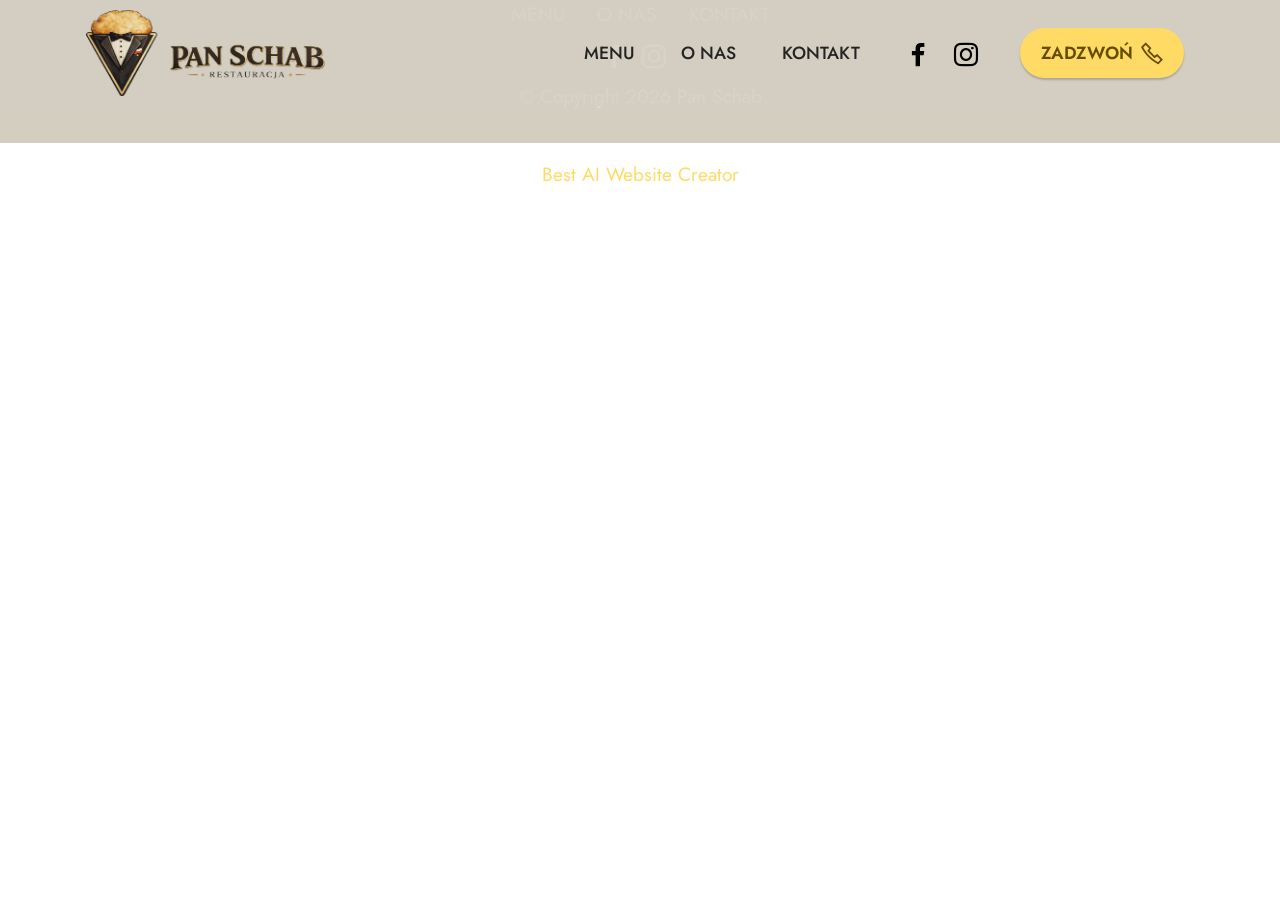
<file: page2.html>
<!DOCTYPE html>
<html  >
<head>
  <!-- Site made with Mobirise Website Builder v6.1.12, https://mobirise.com -->
  <meta charset="UTF-8">
  <meta http-equiv="X-UA-Compatible" content="IE=edge">
  <meta name="generator" content="Mobirise v6.1.12, mobirise.com">
  <meta name="viewport" content="width=device-width, initial-scale=1, minimum-scale=1">
  <link rel="shortcut icon" href="assets/images/znak-128x157.png" type="image/x-icon">
  <meta name="description" content="">
  
  
  <title>Polityka Prywatności</title>
  <link rel="stylesheet" href="assets/web/assets/mobirise-icons2/mobirise2.css">
  <link rel="stylesheet" href="assets/bootstrap/css/bootstrap.min.css">
  <link rel="stylesheet" href="assets/animatecss/animate.css">
  <link rel="stylesheet" href="assets/dropdown/css/style.css">
  <link rel="stylesheet" href="assets/socicon/css/styles.css">
  <link rel="stylesheet" href="assets/theme/css/style.css">
  <link rel="preload" href="https://fonts.googleapis.com/css?family=Jost:100,200,300,400,500,600,700,800,900,100i,200i,300i,400i,500i,600i,700i,800i,900i&display=swap" as="style" onload="this.onload=null;this.rel='stylesheet'">
  <noscript><link rel="stylesheet" href="https://fonts.googleapis.com/css?family=Jost:100,200,300,400,500,600,700,800,900,100i,200i,300i,400i,500i,600i,700i,800i,900i&display=swap"></noscript>
  <link rel="preload" as="style" href="assets/mobirise/css/mbr-additional.css?v=cguGl6"><link rel="stylesheet" href="assets/mobirise/css/mbr-additional.css?v=cguGl6" type="text/css">

  
  
  
</head>
<body>
  
  <section data-bs-version="5.1" class="menu menu2 cid-veUJgURLH6" once="menu" id="menu2-1d">
    
    <nav class="navbar navbar-dropdown navbar-fixed-top navbar-expand-lg">
        <div class="container">
            <div class="navbar-brand">
                <span class="navbar-logo">
                    
                        <a href="index.html#header14-19"><img src="assets/images/logo20z20napisem-496x179.png" alt="" style="height: 5.4rem;"></a>
                    
                </span>
                
            </div>
            <button class="navbar-toggler" type="button" data-toggle="collapse" data-bs-toggle="collapse" data-target="#navbarSupportedContent" data-bs-target="#navbarSupportedContent" aria-controls="navbarNavAltMarkup" aria-expanded="false" aria-label="Toggle navigation">
                <div class="hamburger">
                    <span></span>
                    <span></span>
                    <span></span>
                    <span></span>
                </div>
            </button>
            <div class="collapse navbar-collapse" id="navbarSupportedContent">
                <ul class="navbar-nav nav-dropdown" data-app-modern-menu="true"><li class="nav-item"><a class="nav-link link text-black text-primary display-4" href="Menu.html#header3-16" aria-expanded="false">MENU</a></li><li class="nav-item"><a class="nav-link link text-black text-primary display-4" href="index.html#info4-1c">O NAS</a></li><li class="nav-item"><a class="nav-link link text-black text-primary display-4" href="index.html#contacts1-12">KONTAKT</a></li></ul>
                <div class="icons-menu">
                    <a class="iconfont-wrapper" href="https://www.facebook.com/profile.php?id=61578515859651" target="_blank">
                        <span class="p-2 mbr-iconfont socicon-facebook socicon"></span>
                    </a>
                    <a class="iconfont-wrapper" href="https://www.instagram.com/panschab_lodz/" target="_blank">
                        <span class="p-2 mbr-iconfont socicon-instagram socicon"></span>
                    </a>
                    
                    
                </div>
                <div class="navbar-buttons mbr-section-btn"><a class="btn btn-primary display-4" href="tel:+48603464353"><span class="mobi-mbri mobi-mbri-phone mbr-iconfont mbr-iconfont-btn"></span>ZADZWOŃ</a></div>
            </div>
        </div>
    </nav>
</section>

<section data-bs-version="5.1" class="footer3 cid-veUJFkfSmE" once="footers" id="footer3-1e">

    

    

    <div class="container">
        <div class="row align-center mbr-white">
            <div class="row row-links">
                <ul class="foot-menu">
                    
                    
                    
                    
                    
                <li class="foot-menu-item mbr-fonts-style display-7"><a href="Menu.html#header3-16" class="text-white text-primary">MENU</a></li><li class="foot-menu-item mbr-fonts-style display-7"><a href="index.html#info4-1c" class="text-white text-primary">O NAS</a></li><li class="foot-menu-item mbr-fonts-style display-7"><a href="index.html#contacts1-12" class="text-white text-primary">KONTAKT</a></li></ul>
            </div>
            <div class="row social-row">
                <div class="social-list align-right pb-2">
                    
                    
                    
                    
                    
                    
                <div class="soc-item">
                        <a href="https://www.facebook.com/profile.php?id=61578515859651">
                            <span class="mbr-iconfont mbr-iconfont-social socicon-facebook socicon"></span>
                        </a>
                    </div><div class="soc-item">
                        <a href="https://www.instagram.com/panschab_lodz/">
                            <span class="mbr-iconfont mbr-iconfont-social socicon-instagram socicon"></span>
                        </a>
                    </div></div>
            </div>
            <div class="row row-copirayt">
                <p class="mbr-text mb-0 mbr-fonts-style mbr-white align-center display-7">
                    © Copyright 2026 Pan Schab</p>
            </div>
        </div>
    </div>
</section><section class="display-7" style="padding: 0;align-items: center;justify-content: center;flex-wrap: wrap;    align-content: center;display: flex;position: relative;height: 4rem;"><a href="https://mobiri.se/4625625" style="flex: 1 1;height: 4rem;position: absolute;width: 100%;z-index: 1;"><img alt="" style="height: 4rem;" src="[data-uri]"></a><p style="margin: 0;text-align: center;" class="display-7">&#8204;</p><a style="z-index:1" href="https://mobirise.com/builder/ai-website-creator.html">Best AI Website Creator</a></section><script src="assets/bootstrap/js/bootstrap.bundle.min.js"></script>  <script src="assets/smoothscroll/smooth-scroll.js"></script>  <script src="assets/ytplayer/index.js"></script>  <script src="assets/dropdown/js/navbar-dropdown.js"></script>  <script src="assets/theme/js/script.js"></script>  
  
  
  <input name="animation" type="hidden">
  </body>
</html>
</file>
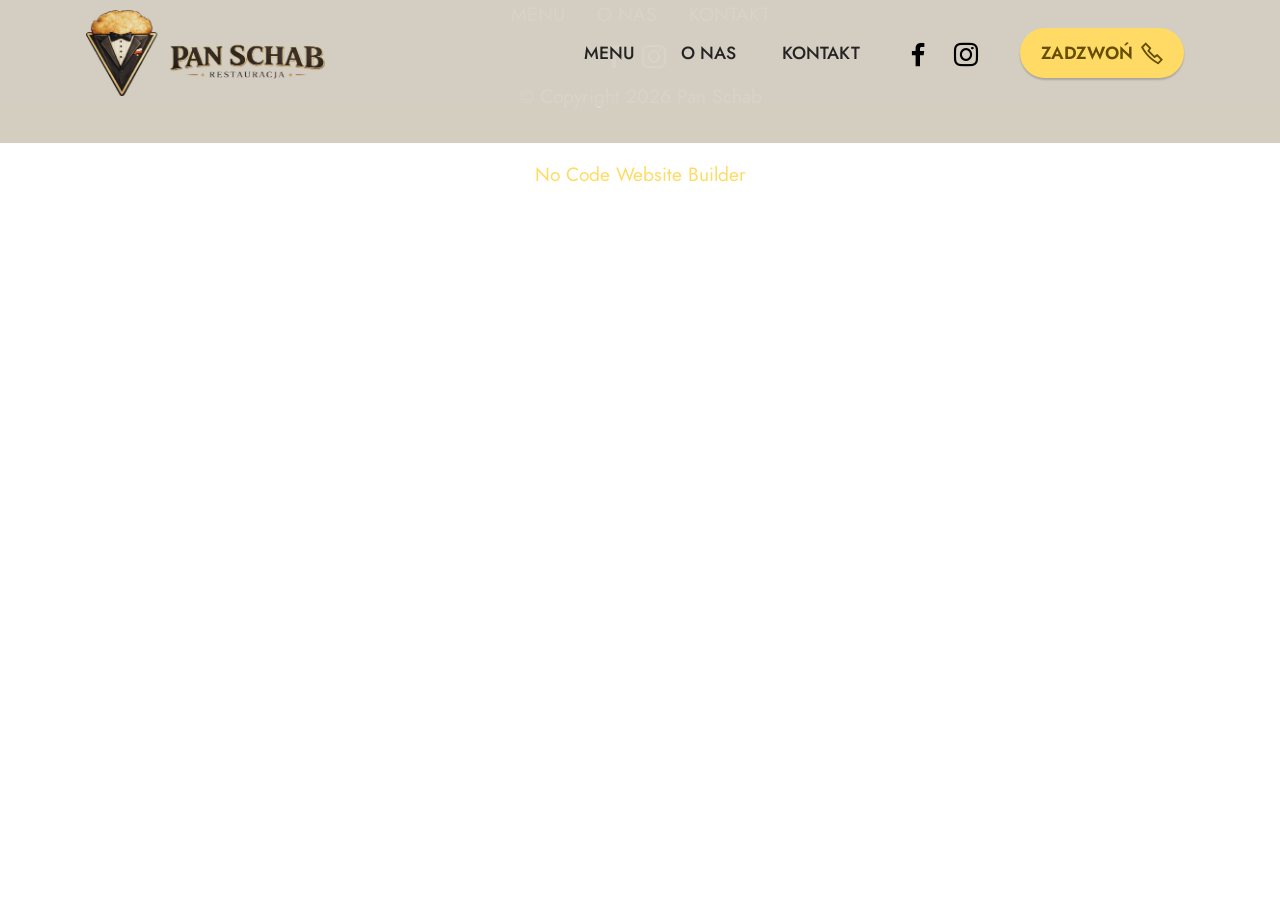
<file: page3.html>
<!DOCTYPE html>
<html  >
<head>
  <!-- Site made with Mobirise Website Builder v6.1.12, https://mobirise.com -->
  <meta charset="UTF-8">
  <meta http-equiv="X-UA-Compatible" content="IE=edge">
  <meta name="generator" content="Mobirise v6.1.12, mobirise.com">
  <meta name="viewport" content="width=device-width, initial-scale=1, minimum-scale=1">
  <link rel="shortcut icon" href="assets/images/znak-128x157.png" type="image/x-icon">
  <meta name="description" content="">
  
  
  <title>Regulamin</title>
  <link rel="stylesheet" href="assets/web/assets/mobirise-icons2/mobirise2.css">
  <link rel="stylesheet" href="assets/bootstrap/css/bootstrap.min.css">
  <link rel="stylesheet" href="assets/animatecss/animate.css">
  <link rel="stylesheet" href="assets/dropdown/css/style.css">
  <link rel="stylesheet" href="assets/socicon/css/styles.css">
  <link rel="stylesheet" href="assets/theme/css/style.css">
  <link rel="preload" href="https://fonts.googleapis.com/css?family=Jost:100,200,300,400,500,600,700,800,900,100i,200i,300i,400i,500i,600i,700i,800i,900i&display=swap" as="style" onload="this.onload=null;this.rel='stylesheet'">
  <noscript><link rel="stylesheet" href="https://fonts.googleapis.com/css?family=Jost:100,200,300,400,500,600,700,800,900,100i,200i,300i,400i,500i,600i,700i,800i,900i&display=swap"></noscript>
  <link rel="preload" as="style" href="assets/mobirise/css/mbr-additional.css?v=LwkvhI"><link rel="stylesheet" href="assets/mobirise/css/mbr-additional.css?v=LwkvhI" type="text/css">

  
  
  
</head>
<body>
  
  <section data-bs-version="5.1" class="menu menu2 cid-veUJgURLH6" once="menu" id="menu2-1f">
    
    <nav class="navbar navbar-dropdown navbar-fixed-top navbar-expand-lg">
        <div class="container">
            <div class="navbar-brand">
                <span class="navbar-logo">
                    
                        <a href="index.html#header14-19"><img src="assets/images/logo20z20napisem-496x179.png" alt="" style="height: 5.4rem;"></a>
                    
                </span>
                
            </div>
            <button class="navbar-toggler" type="button" data-toggle="collapse" data-bs-toggle="collapse" data-target="#navbarSupportedContent" data-bs-target="#navbarSupportedContent" aria-controls="navbarNavAltMarkup" aria-expanded="false" aria-label="Toggle navigation">
                <div class="hamburger">
                    <span></span>
                    <span></span>
                    <span></span>
                    <span></span>
                </div>
            </button>
            <div class="collapse navbar-collapse" id="navbarSupportedContent">
                <ul class="navbar-nav nav-dropdown" data-app-modern-menu="true"><li class="nav-item"><a class="nav-link link text-black text-primary display-4" href="Menu.html#header3-16" aria-expanded="false">MENU</a></li><li class="nav-item"><a class="nav-link link text-black text-primary display-4" href="index.html#info4-1c">O NAS</a></li><li class="nav-item"><a class="nav-link link text-black text-primary display-4" href="index.html#contacts1-12">KONTAKT</a></li></ul>
                <div class="icons-menu">
                    <a class="iconfont-wrapper" href="https://www.facebook.com/profile.php?id=61578515859651" target="_blank">
                        <span class="p-2 mbr-iconfont socicon-facebook socicon"></span>
                    </a>
                    <a class="iconfont-wrapper" href="https://www.instagram.com/panschab_lodz/" target="_blank">
                        <span class="p-2 mbr-iconfont socicon-instagram socicon"></span>
                    </a>
                    
                    
                </div>
                <div class="navbar-buttons mbr-section-btn"><a class="btn btn-primary display-4" href="tel:+48603464353"><span class="mobi-mbri mobi-mbri-phone mbr-iconfont mbr-iconfont-btn"></span>ZADZWOŃ</a></div>
            </div>
        </div>
    </nav>
</section>

<section data-bs-version="5.1" class="footer3 cid-veUJFkfSmE" once="footers" id="footer3-1g">

    

    

    <div class="container">
        <div class="row align-center mbr-white">
            <div class="row row-links">
                <ul class="foot-menu">
                    
                    
                    
                    
                    
                <li class="foot-menu-item mbr-fonts-style display-7"><a href="Menu.html#header3-16" class="text-white text-primary">MENU</a></li><li class="foot-menu-item mbr-fonts-style display-7"><a href="index.html#info4-1c" class="text-white text-primary">O NAS</a></li><li class="foot-menu-item mbr-fonts-style display-7"><a href="index.html#contacts1-12" class="text-white text-primary">KONTAKT</a></li></ul>
            </div>
            <div class="row social-row">
                <div class="social-list align-right pb-2">
                    
                    
                    
                    
                    
                    
                <div class="soc-item">
                        <a href="https://www.facebook.com/profile.php?id=61578515859651">
                            <span class="mbr-iconfont mbr-iconfont-social socicon-facebook socicon"></span>
                        </a>
                    </div><div class="soc-item">
                        <a href="https://www.instagram.com/panschab_lodz/">
                            <span class="mbr-iconfont mbr-iconfont-social socicon-instagram socicon"></span>
                        </a>
                    </div></div>
            </div>
            <div class="row row-copirayt">
                <p class="mbr-text mb-0 mbr-fonts-style mbr-white align-center display-7">
                    © Copyright 2026 Pan Schab</p>
            </div>
        </div>
    </div>
</section><section class="display-7" style="padding: 0;align-items: center;justify-content: center;flex-wrap: wrap;    align-content: center;display: flex;position: relative;height: 4rem;"><a href="https://mobiri.se/4625625" style="flex: 1 1;height: 4rem;position: absolute;width: 100%;z-index: 1;"><img alt="" style="height: 4rem;" src="[data-uri]"></a><p style="margin: 0;text-align: center;" class="display-7">&#8204;</p><a style="z-index:1" href="https://mobirise.com/builder/no-code-website-builder.html">No Code Website Builder</a></section><script src="assets/bootstrap/js/bootstrap.bundle.min.js"></script>  <script src="assets/smoothscroll/smooth-scroll.js"></script>  <script src="assets/ytplayer/index.js"></script>  <script src="assets/dropdown/js/navbar-dropdown.js"></script>  <script src="assets/theme/js/script.js"></script>  
  
  
  <input name="animation" type="hidden">
  </body>
</html>
</file>
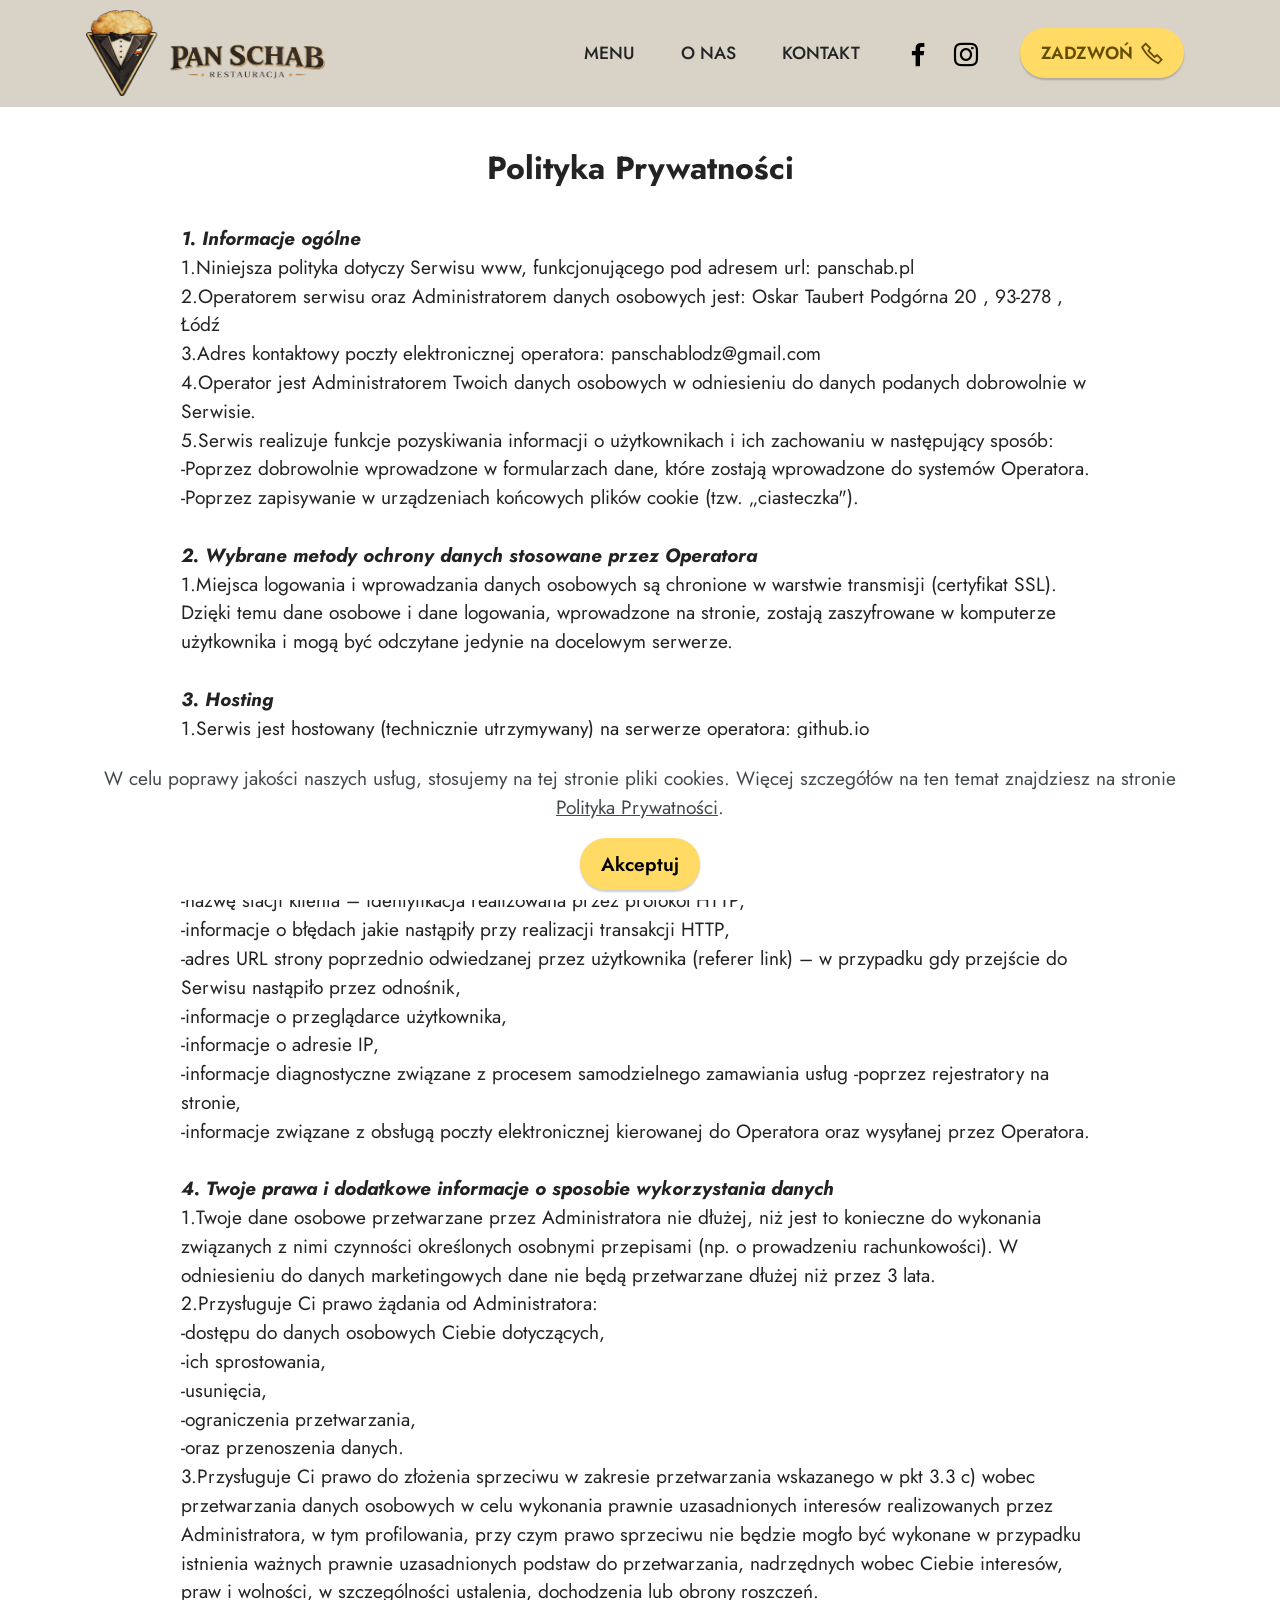
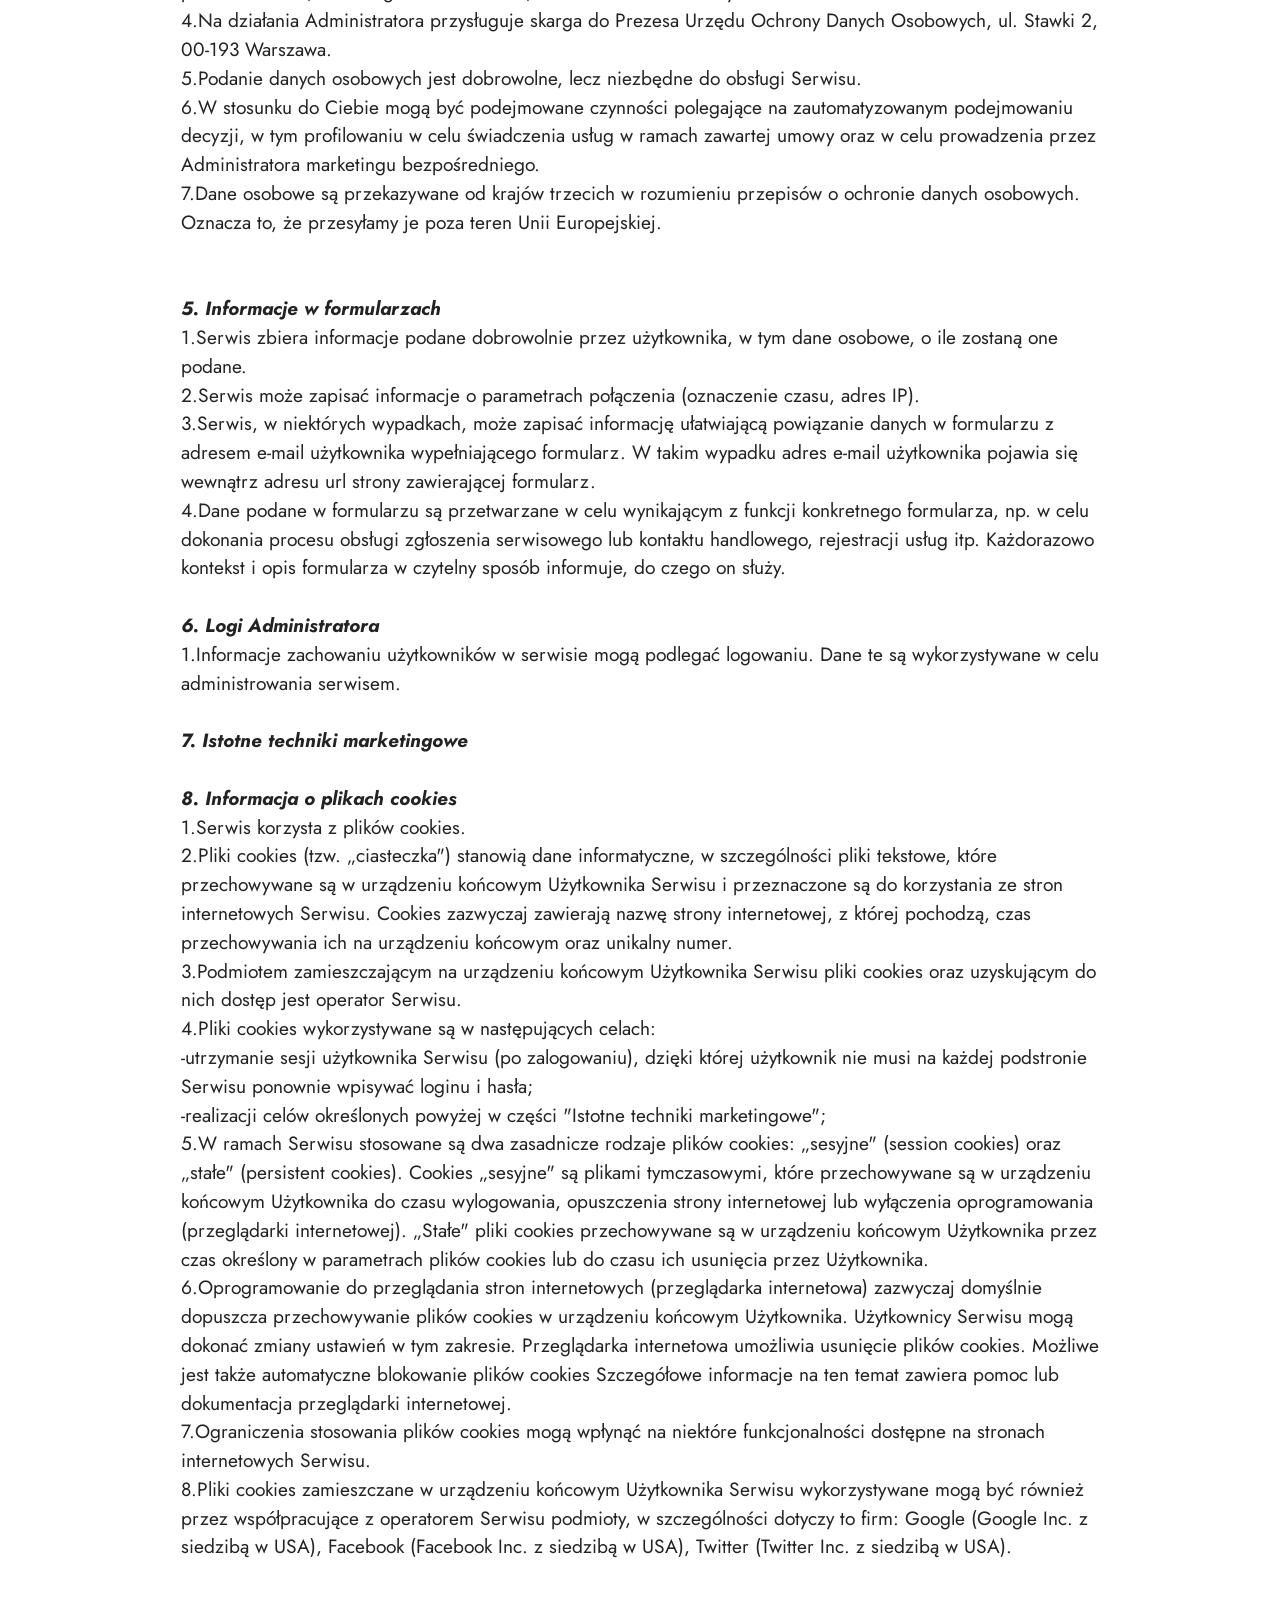
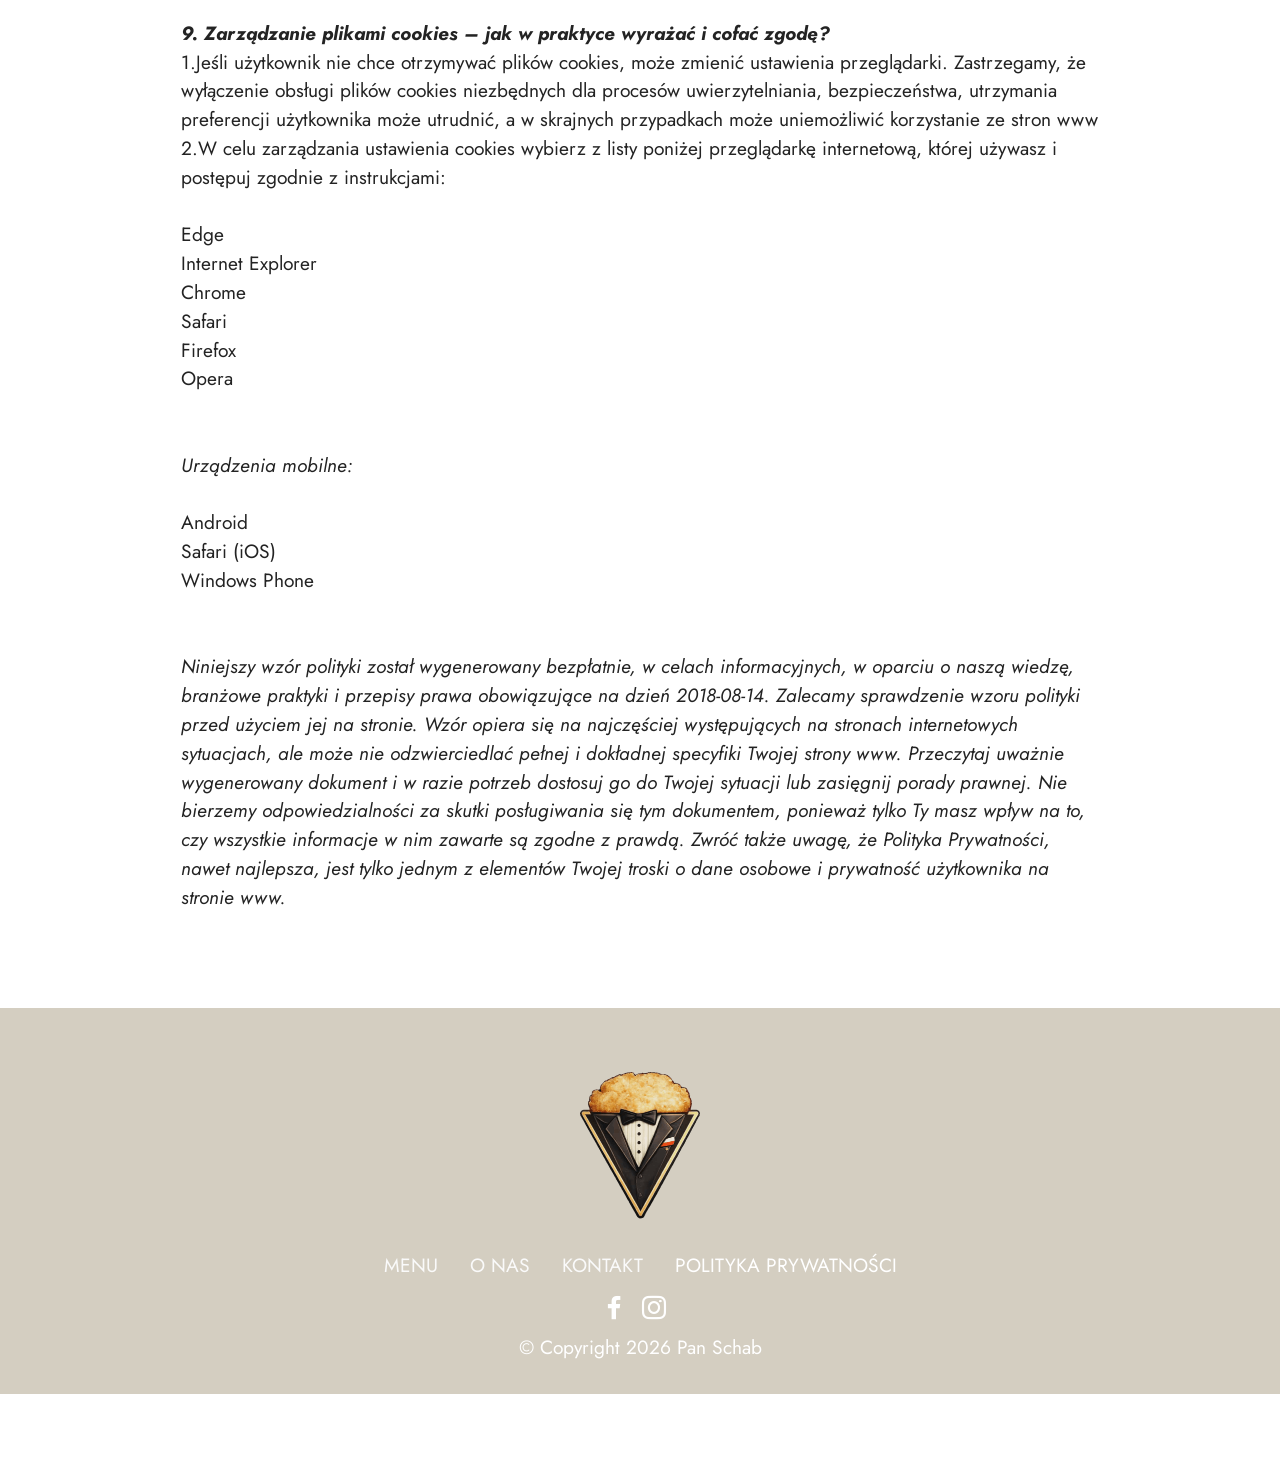
<file: polityka.html>
<!DOCTYPE html>
<html  >
<head>
  <!-- Site made with Mobirise Website Builder v6.1.12, https://mobirise.com -->
  <meta charset="UTF-8">
  <meta http-equiv="X-UA-Compatible" content="IE=edge">
  <meta name="generator" content="Mobirise v6.1.12, mobirise.com">
  <meta name="viewport" content="width=device-width, initial-scale=1, minimum-scale=1">
  <link rel="shortcut icon" href="assets/images/znak-128x157.png" type="image/x-icon">
  <meta name="description" content="Polityka Prywatności Pan Schab">
  
  
  <title>Polityka Prywatności</title>
  <link rel="stylesheet" href="assets/web/assets/mobirise-icons2/mobirise2.css">
  <link rel="stylesheet" href="assets/bootstrap/css/bootstrap.min.css">
  <link rel="stylesheet" href="assets/animatecss/animate.css">
  <link rel="stylesheet" href="assets/dropdown/css/style.css">
  <link rel="stylesheet" href="assets/socicon/css/styles.css">
  <link rel="stylesheet" href="assets/theme/css/style.css">
  <link rel="preload" href="https://fonts.googleapis.com/css?family=Jost:100,200,300,400,500,600,700,800,900,100i,200i,300i,400i,500i,600i,700i,800i,900i&display=swap" as="style" onload="this.onload=null;this.rel='stylesheet'">
  <noscript><link rel="stylesheet" href="https://fonts.googleapis.com/css?family=Jost:100,200,300,400,500,600,700,800,900,100i,200i,300i,400i,500i,600i,700i,800i,900i&display=swap"></noscript>
  <link rel="preload" as="style" href="assets/mobirise/css/mbr-additional.css?v=7dWesv"><link rel="stylesheet" href="assets/mobirise/css/mbr-additional.css?v=7dWesv" type="text/css">

  
  
  
</head>
<body>
  
  <section data-bs-version="5.1" class="menu menu2 cid-veUJgURLH6" once="menu" id="menu2-1d">
    
    <nav class="navbar navbar-dropdown navbar-fixed-top navbar-expand-lg">
        <div class="container">
            <div class="navbar-brand">
                <span class="navbar-logo">
                    
                        <a href="index.html#header14-19"><img src="assets/images/logo20z20napisem-496x179.png" alt="" style="height: 5.4rem;"></a>
                    
                </span>
                
            </div>
            <button class="navbar-toggler" type="button" data-toggle="collapse" data-bs-toggle="collapse" data-target="#navbarSupportedContent" data-bs-target="#navbarSupportedContent" aria-controls="navbarNavAltMarkup" aria-expanded="false" aria-label="Toggle navigation">
                <div class="hamburger">
                    <span></span>
                    <span></span>
                    <span></span>
                    <span></span>
                </div>
            </button>
            <div class="collapse navbar-collapse" id="navbarSupportedContent">
                <ul class="navbar-nav nav-dropdown" data-app-modern-menu="true"><li class="nav-item"><a class="nav-link link text-black text-primary display-4" href="Menu.html#header3-16" aria-expanded="false">MENU</a></li><li class="nav-item"><a class="nav-link link text-black text-primary display-4" href="index.html#info4-1c">O NAS</a></li><li class="nav-item"><a class="nav-link link text-black text-primary display-4" href="index.html#contacts1-12">KONTAKT</a></li></ul>
                <div class="icons-menu">
                    <a class="iconfont-wrapper" href="https://www.facebook.com/profile.php?id=61578515859651" target="_blank">
                        <span class="p-2 mbr-iconfont socicon-facebook socicon"></span>
                    </a>
                    <a class="iconfont-wrapper" href="https://www.instagram.com/panschab_lodz/" target="_blank">
                        <span class="p-2 mbr-iconfont socicon-instagram socicon"></span>
                    </a>
                    
                    
                </div>
                <div class="navbar-buttons mbr-section-btn"><a class="btn btn-primary display-4" href="tel:+48603464353"><span class="mobi-mbri mobi-mbri-phone mbr-iconfont mbr-iconfont-btn"></span>ZADZWOŃ</a></div>
            </div>
        </div>
    </nav>
</section>

<section data-bs-version="5.1" class="content5 cid-vfygSkad0f" id="content5-1i">
    
    <div class="container">
        <div class="row justify-content-center">
            <div class="col-md-12 col-lg-10">
                
                <h4 class="mbr-section-subtitle mbr-fonts-style mb-4 display-5"><strong>
                    Polityka Prywatności</strong></h4>
                <p class="mbr-text mbr-fonts-style display-7"><em><strong>1. Informacje ogólne
</strong></em><br>1.Niniejsza polityka dotyczy Serwisu www, funkcjonującego pod adresem url: panschab.pl
<br>2.Operatorem serwisu oraz Administratorem danych osobowych jest: Oskar Taubert Podgórna 20 , 93-278 , Łódź
<br>3.Adres kontaktowy poczty elektronicznej operatora: panschablodz@gmail.com
<br>4.Operator jest Administratorem Twoich danych osobowych w odniesieniu do danych podanych dobrowolnie w Serwisie.
<br>5.Serwis realizuje funkcje pozyskiwania informacji o użytkownikach i ich zachowaniu w następujący sposób:
<br>-Poprzez dobrowolnie wprowadzone w formularzach dane, które zostają wprowadzone do systemów Operatora.
<br>-Poprzez zapisywanie w urządzeniach końcowych plików cookie (tzw. „ciasteczka").
<br><br><strong><em>2. Wybrane metody ochrony danych stosowane przez Operatora
</em></strong><br>1.Miejsca logowania i wprowadzania danych osobowych są chronione w warstwie transmisji (certyfikat SSL). Dzięki temu dane osobowe i dane logowania, wprowadzone na stronie, zostają zaszyfrowane w komputerze użytkownika i mogą być odczytane jedynie na docelowym serwerze.
<br><br><strong><em>3. Hosting
</em></strong><br>1.Serwis jest hostowany (technicznie utrzymywany) na serwerze operatora: github.io
<br>2.Firma hostingowa w celu zapewnienia niezawodności technicznej prowadzi logi na poziomie serwera. Zapisowi mogą podlegać:
<br>-zasoby określone identyfikatorem URL (adresy żądanych zasobów – stron, plików),
<br>-czas nadejścia zapytania,
<br>-czas wysłania odpowiedzi,
<br>-nazwę stacji klienta – identyfikacja realizowana przez protokół HTTP,
<br>-informacje o błędach jakie nastąpiły przy realizacji transakcji HTTP,
<br>-adres URL strony poprzednio odwiedzanej przez użytkownika (referer link) – w przypadku gdy przejście do Serwisu nastąpiło przez odnośnik,
<br>-informacje o przeglądarce użytkownika,
<br>-informacje o adresie IP,
<br>-informacje diagnostyczne związane z procesem samodzielnego zamawiania usług -poprzez rejestratory na stronie,
<br>-informacje związane z obsługą poczty elektronicznej kierowanej do Operatora oraz wysyłanej przez Operatora.
<br><br><strong><em>4. Twoje prawa i dodatkowe informacje o sposobie wykorzystania danych
</em></strong><br>1.Twoje dane osobowe przetwarzane przez Administratora nie dłużej, niż jest to konieczne do wykonania związanych z nimi czynności określonych osobnymi przepisami (np. o prowadzeniu rachunkowości). W odniesieniu do danych marketingowych dane nie będą przetwarzane dłużej niż przez 3 lata.
<br>2.Przysługuje Ci prawo żądania od Administratora:
<br>-dostępu do danych osobowych Ciebie dotyczących,
<br>-ich sprostowania,
<br>-usunięcia,
<br>-ograniczenia przetwarzania,
<br>-oraz przenoszenia danych.
<br>3.Przysługuje Ci prawo do złożenia sprzeciwu w zakresie przetwarzania wskazanego w pkt 3.3 c) wobec przetwarzania danych osobowych w celu wykonania prawnie uzasadnionych interesów realizowanych przez Administratora, w tym profilowania, przy czym prawo sprzeciwu nie będzie mogło być wykonane w przypadku istnienia ważnych prawnie uzasadnionych podstaw do przetwarzania, nadrzędnych wobec Ciebie interesów, praw i wolności, w szczególności ustalenia, dochodzenia lub obrony roszczeń.
<br>4.Na działania Administratora przysługuje skarga do Prezesa Urzędu Ochrony Danych Osobowych, ul. Stawki 2, 00-193 Warszawa.
<br>5.Podanie danych osobowych jest dobrowolne, lecz niezbędne do obsługi Serwisu.
<br>6.W stosunku do Ciebie mogą być podejmowane czynności polegające na zautomatyzowanym podejmowaniu decyzji, w tym profilowaniu w celu świadczenia usług w ramach zawartej umowy oraz w celu prowadzenia przez Administratora marketingu bezpośredniego.
<br>7.Dane osobowe są przekazywane od krajów trzecich w rozumieniu przepisów o ochronie danych osobowych. Oznacza to, że przesyłamy je poza teren Unii Europejskiej.
<br><strong><em><br></em></strong><br><strong><em>5. Informacje w formularzach
</em></strong><br>1.Serwis zbiera informacje podane dobrowolnie przez użytkownika, w tym dane osobowe, o ile zostaną one podane.
<br>2.Serwis może zapisać informacje o parametrach połączenia (oznaczenie czasu, adres IP).
<br>3.Serwis, w niektórych wypadkach, może zapisać informację ułatwiającą powiązanie danych w formularzu z adresem e-mail użytkownika wypełniającego formularz. W takim wypadku adres e-mail użytkownika pojawia się wewnątrz adresu url strony zawierającej formularz.
<br>4.Dane podane w formularzu są przetwarzane w celu wynikającym z funkcji konkretnego formularza, np. w celu dokonania procesu obsługi zgłoszenia serwisowego lub kontaktu handlowego, rejestracji usług itp. Każdorazowo kontekst i opis formularza w czytelny sposób informuje, do czego on służy.
<br><br><strong><em>6. Logi Administratora
</em></strong><br>1.Informacje zachowaniu użytkowników w serwisie mogą podlegać logowaniu. Dane te są wykorzystywane w celu administrowania serwisem.
<br><br><strong><em>7. Istotne techniki marketingowe
</em></strong><br><br><strong><em>8. Informacja o plikach cookies
</em></strong><br>1.Serwis korzysta z plików cookies.
<br>2.Pliki cookies (tzw. „ciasteczka") stanowią dane informatyczne, w szczególności pliki tekstowe, które przechowywane są w urządzeniu końcowym Użytkownika Serwisu i przeznaczone są do korzystania ze stron internetowych Serwisu. Cookies zazwyczaj zawierają nazwę strony internetowej, z której pochodzą, czas przechowywania ich na urządzeniu końcowym oraz unikalny numer.
<br>3.Podmiotem zamieszczającym na urządzeniu końcowym Użytkownika Serwisu pliki cookies oraz uzyskującym do nich dostęp jest operator Serwisu.
<br>4.Pliki cookies wykorzystywane są w następujących celach:
<br>-utrzymanie sesji użytkownika Serwisu (po zalogowaniu), dzięki której użytkownik nie musi na każdej podstronie Serwisu ponownie wpisywać loginu i hasła;
<br>-realizacji celów określonych powyżej w części "Istotne techniki marketingowe";
<br>5.W ramach Serwisu stosowane są dwa zasadnicze rodzaje plików cookies: „sesyjne" (session cookies) oraz „stałe" (persistent cookies). Cookies „sesyjne" są plikami tymczasowymi, które przechowywane są w urządzeniu końcowym Użytkownika do czasu wylogowania, opuszczenia strony internetowej lub wyłączenia oprogramowania (przeglądarki internetowej). „Stałe" pliki cookies przechowywane są w urządzeniu końcowym Użytkownika przez czas określony w parametrach plików cookies lub do czasu ich usunięcia przez Użytkownika.
<br>6.Oprogramowanie do przeglądania stron internetowych (przeglądarka internetowa) zazwyczaj domyślnie dopuszcza przechowywanie plików cookies w urządzeniu końcowym Użytkownika. Użytkownicy Serwisu mogą dokonać zmiany ustawień w tym zakresie. Przeglądarka internetowa umożliwia usunięcie plików cookies. Możliwe jest także automatyczne blokowanie plików cookies Szczegółowe informacje na ten temat zawiera pomoc lub dokumentacja przeglądarki internetowej.
<br>7.Ograniczenia stosowania plików cookies mogą wpłynąć na niektóre funkcjonalności dostępne na stronach internetowych Serwisu.
<br>8.Pliki cookies zamieszczane w urządzeniu końcowym Użytkownika Serwisu wykorzystywane mogą być również przez współpracujące z operatorem Serwisu podmioty, w szczególności dotyczy to firm: Google (Google Inc. z siedzibą w USA), Facebook (Facebook Inc. z siedzibą w USA), Twitter (Twitter Inc. z siedzibą w USA).
<br><em><strong><br></strong></em><br><em><strong>9. Zarządzanie plikami cookies – jak w praktyce wyrażać i cofać zgodę?
</strong></em><br>1.Jeśli użytkownik nie chce otrzymywać plików cookies, może zmienić ustawienia przeglądarki. Zastrzegamy, że wyłączenie obsługi plików cookies niezbędnych dla procesów uwierzytelniania, bezpieczeństwa, utrzymania preferencji użytkownika może utrudnić, a w skrajnych przypadkach może uniemożliwić korzystanie ze stron www
<br>2.W celu zarządzania ustawienia cookies wybierz z listy poniżej przeglądarkę internetową, której używasz i postępuj zgodnie z instrukcjami:
<br><br>Edge
<br>Internet Explorer
<br>Chrome
<br>Safari
<br>Firefox
<br>Opera
<br><em><br></em><br><em>Urządzenia mobilne:
</em><br>
<br>Android
<br>Safari (iOS)
<br>Windows Phone
<br><em><br></em><br><em>Niniejszy wzór polityki został wygenerowany bezpłatnie, w celach informacyjnych, w oparciu o naszą wiedzę, branżowe praktyki i przepisy prawa obowiązujące na dzień 2018-08-14. Zalecamy sprawdzenie wzoru polityki przed użyciem jej na stronie. Wzór opiera się na najczęściej występujących na stronach internetowych sytuacjach, ale może nie odzwierciedlać pełnej i dokładnej specyfiki Twojej strony www. Przeczytaj uważnie wygenerowany dokument i w razie potrzeb dostosuj go do Twojej sytuacji lub zasięgnij porady prawnej. Nie bierzemy odpowiedzialności za skutki posługiwania się tym dokumentem, ponieważ tylko Ty masz wpływ na to, czy wszystkie informacje w nim zawarte są zgodne z prawdą. Zwróć także uwagę, że Polityka Prywatności, nawet najlepsza, jest tylko jednym z elementów Twojej troski o dane osobowe i prywatność użytkownika na stronie www.</em></p>
            </div>
        </div>
    </div>
</section>

<section data-bs-version="5.1" class="clients1 cid-vfyiWeCoKu" id="clients1-1j">
    
    <div class="images-container container">
        <div class="mbr-section-head">
            
            
            
        </div>
        <div class="row justify-content-center mt-4">
            <div class="col-md-3 card">
                <img src="assets/images/znak-240x295.png" alt="">
            </div>
            
            
            
            
            
            
            
        </div>
    </div>
</section>

<section data-bs-version="5.1" class="footer3 cid-veUJFkfSmE" once="footers" id="footer3-1e">

    

    

    <div class="container">
        <div class="row align-center mbr-white">
            <div class="row row-links">
                <ul class="foot-menu">
                    
                    
                    
                    
                    
                <li class="foot-menu-item mbr-fonts-style display-7"><a href="Menu.html#header3-16" class="text-white text-primary">MENU</a></li><li class="foot-menu-item mbr-fonts-style display-7"><a href="index.html#info4-1c" class="text-white text-primary">O NAS</a></li><li class="foot-menu-item mbr-fonts-style display-7"><a href="index.html#contacts1-12" class="text-white text-primary">KONTAKT</a></li><li class="foot-menu-item mbr-fonts-style display-7"><a href="polityka.html#content5-1i" class="text-warning text-primary">POLITYKA PRYWATNOŚCI</a></li></ul>
            </div>
            <div class="row social-row">
                <div class="social-list align-right pb-2">
                    
                    
                    
                    
                    
                    
                <div class="soc-item">
                        <a href="https://www.facebook.com/profile.php?id=61578515859651">
                            <span class="mbr-iconfont mbr-iconfont-social socicon-facebook socicon"></span>
                        </a>
                    </div><div class="soc-item">
                        <a href="https://www.instagram.com/panschab_lodz/">
                            <span class="mbr-iconfont mbr-iconfont-social socicon-instagram socicon"></span>
                        </a>
                    </div></div>
            </div>
            <div class="row row-copirayt">
                <p class="mbr-text mb-0 mbr-fonts-style mbr-white align-center display-7">© Copyright 2026 Pan Schab</p>
            </div>
        </div>
    </div>
</section><section class="display-7" style="padding: 0;align-items: center;justify-content: center;flex-wrap: wrap;    align-content: center;display: flex;position: relative;height: 4rem;"><a href="https://mobiri.se/4625625" style="flex: 1 1;height: 4rem;position: absolute;width: 100%;z-index: 1;"><img alt="" style="height: 4rem;" src="[data-uri]"></a><p style="margin: 0;text-align: center;" class="display-7">&#8204;</p><a style="z-index:1" href="https://mobirise.com/builder/ai-website-builder.html">Free AI Website Software</a></section><script src="assets/bootstrap/js/bootstrap.bundle.min.js"></script>  <script src="assets/web/assets/cookies-alert-plugin/cookies-alert-core.js"></script>  <script src="assets/web/assets/cookies-alert-plugin/cookies-alert-script.js"></script>  <script src="assets/smoothscroll/smooth-scroll.js"></script>  <script src="assets/ytplayer/index.js"></script>  <script src="assets/dropdown/js/navbar-dropdown.js"></script>  <script src="assets/theme/js/script.js"></script>  
  
  
<input name="cookieData" type="hidden" data-cookie-cookiesAlertType='false' data-cookie-customDialogSelector='null' data-cookie-colorText='#424a4d' data-cookie-colorBg='rgb(255, 255, 255)' data-cookie-opacityOverlay='0' data-cookie-bgOpacity='100' data-cookie-textButton='Akceptuj' data-cookie-rejectText='REJECT' data-cookie-colorButton='#ffdb65' data-cookie-rejectColor='#ffffff' data-cookie-colorLink='#424a4d' data-cookie-underlineLink='true' data-cookie-text="W celu poprawy jakości naszych usług, stosujemy na tej stronie pliki cookies. Więcej szczegółów na ten temat znajdziesz na stronie <a href=polityka.html>Polityka Prywatności</a>.">
    <input name="animation" type="hidden">
  </body>
</html>
</file>
<file: assets/web/assets/mobirise-icons2/mobirise2.css>
@font-face {
  font-family: 'Moririse2';
  font-display: swap;
  src:  url('mobirise2.eot?f2bix4');
  src:  url('mobirise2.eot?f2bix4#iefix') format('embedded-opentype'),
    url('mobirise2.woff2?f2bix4') format('woff2'),
    url('mobirise2.woff?f2bix4') format('woff'),
    url('mobirise2.ttf?f2bix4') format('truetype'),
    url('mobirise2.svg?f2bix4#mobirise2') format('svg');
  font-weight: normal;
  font-style: normal;
}

[class^="mobi-"], [class*=" mobi-"] {
  /* use !important to prevent issues with browser extensions that change fonts */
  font-family: 'Moririse2' !important;
  speak: none;
  font-style: normal;
  font-weight: normal;
  font-variant: normal;
  text-transform: none;
  line-height: 1;

  /* Better Font Rendering =========== */
  -webkit-font-smoothing: antialiased;
  -moz-osx-font-smoothing: grayscale;
}

.mobi-mbri-add-submenu:before {
  content: "\e900";
}
.mobi-mbri-alert:before {
  content: "\e901";
}
.mobi-mbri-align-center:before {
  content: "\e902";
}
.mobi-mbri-align-justify:before {
  content: "\e903";
}
.mobi-mbri-align-left:before {
  content: "\e904";
}
.mobi-mbri-align-right:before {
  content: "\e905";
}
.mobi-mbri-android:before {
  content: "\e906";
}
.mobi-mbri-apple:before {
  content: "\e907";
}
.mobi-mbri-arrow-down:before {
  content: "\e908";
}
.mobi-mbri-arrow-next:before {
  content: "\e909";
}
.mobi-mbri-arrow-prev:before {
  content: "\e90a";
}
.mobi-mbri-arrow-up:before {
  content: "\e90b";
}
.mobi-mbri-bold:before {
  content: "\e90c";
}
.mobi-mbri-bookmark:before {
  content: "\e90d";
}
.mobi-mbri-bootstrap:before {
  content: "\e90e";
}
.mobi-mbri-briefcase:before {
  content: "\e90f";
}
.mobi-mbri-browse:before {
  content: "\e910";
}
.mobi-mbri-bulleted-list:before {
  content: "\e911";
}
.mobi-mbri-calendar:before {
  content: "\e912";
}
.mobi-mbri-camera:before {
  content: "\e913";
}
.mobi-mbri-cart-add:before {
  content: "\e914";
}
.mobi-mbri-cart-full:before {
  content: "\e915";
}
.mobi-mbri-cash:before {
  content: "\e916";
}
.mobi-mbri-change-style:before {
  content: "\e917";
}
.mobi-mbri-chat:before {
  content: "\e918";
}
.mobi-mbri-clock:before {
  content: "\e919";
}
.mobi-mbri-close:before {
  content: "\e91a";
}
.mobi-mbri-cloud:before {
  content: "\e91b";
}
.mobi-mbri-code:before {
  content: "\e91c";
}
.mobi-mbri-contact-form:before {
  content: "\e91d";
}
.mobi-mbri-credit-card:before {
  content: "\e91e";
}
.mobi-mbri-cursor-click:before {
  content: "\e91f";
}
.mobi-mbri-cust-feedback:before {
  content: "\e920";
}
.mobi-mbri-database:before {
  content: "\e921";
}
.mobi-mbri-delivery:before {
  content: "\e922";
}
.mobi-mbri-desktop:before {
  content: "\e923";
}
.mobi-mbri-devices:before {
  content: "\e924";
}
.mobi-mbri-down:before {
  content: "\e925";
}
.mobi-mbri-download-2:before {
  content: "\e926";
}
.mobi-mbri-download:before {
  content: "\e927";
}
.mobi-mbri-drag-n-drop-2:before {
  content: "\e928";
}
.mobi-mbri-drag-n-drop:before {
  content: "\e929";
}
.mobi-mbri-edit-2:before {
  content: "\e92a";
}
.mobi-mbri-edit:before {
  content: "\e92b";
}
.mobi-mbri-error:before {
  content: "\e92c";
}
.mobi-mbri-extension:before {
  content: "\e92d";
}
.mobi-mbri-features:before {
  content: "\e92e";
}
.mobi-mbri-file:before {
  content: "\e92f";
}
.mobi-mbri-flag:before {
  content: "\e930";
}
.mobi-mbri-folder:before {
  content: "\e931";
}
.mobi-mbri-gift:before {
  content: "\e932";
}
.mobi-mbri-github:before {
  content: "\e933";
}
.mobi-mbri-globe-2:before {
  content: "\e934";
}
.mobi-mbri-globe:before {
  content: "\e935";
}
.mobi-mbri-growing-chart:before {
  content: "\e936";
}
.mobi-mbri-hearth:before {
  content: "\e937";
}
.mobi-mbri-help:before {
  content: "\e938";
}
.mobi-mbri-home:before {
  content: "\e939";
}
.mobi-mbri-hot-cup:before {
  content: "\e93a";
}
.mobi-mbri-idea:before {
  content: "\e93b";
}
.mobi-mbri-image-gallery:before {
  content: "\e93c";
}
.mobi-mbri-image-slider:before {
  content: "\e93d";
}
.mobi-mbri-info:before {
  content: "\e93e";
}
.mobi-mbri-italic:before {
  content: "\e93f";
}
.mobi-mbri-key:before {
  content: "\e940";
}
.mobi-mbri-laptop:before {
  content: "\e941";
}
.mobi-mbri-layers:before {
  content: "\e942";
}
.mobi-mbri-left-right:before {
  content: "\e943";
}
.mobi-mbri-left:before {
  content: "\e944";
}
.mobi-mbri-letter:before {
  content: "\e945";
}
.mobi-mbri-like:before {
  content: "\e946";
}
.mobi-mbri-link:before {
  content: "\e947";
}
.mobi-mbri-lock:before {
  content: "\e948";
}
.mobi-mbri-login:before {
  content: "\e949";
}
.mobi-mbri-logout:before {
  content: "\e94a";
}
.mobi-mbri-magic-stick:before {
  content: "\e94b";
}
.mobi-mbri-map-pin:before {
  content: "\e94c";
}
.mobi-mbri-menu:before {
  content: "\e94d";
}
.mobi-mbri-mobile-2:before {
  content: "\e94e";
}
.mobi-mbri-mobile-horizontal:before {
  content: "\e94f";
}
.mobi-mbri-mobile:before {
  content: "\e950";
}
.mobi-mbri-mobirise:before {
  content: "\e951";
}
.mobi-mbri-more-horizontal:before {
  content: "\e952";
}
.mobi-mbri-more-vertical:before {
  content: "\e953";
}
.mobi-mbri-music:before {
  content: "\e954";
}
.mobi-mbri-new-file:before {
  content: "\e955";
}
.mobi-mbri-numbered-list:before {
  content: "\e956";
}
.mobi-mbri-opened-folder:before {
  content: "\e957";
}
.mobi-mbri-pages:before {
  content: "\e958";
}
.mobi-mbri-paper-plane:before {
  content: "\e959";
}
.mobi-mbri-paperclip:before {
  content: "\e95a";
}
.mobi-mbri-phone:before {
  content: "\e95b";
}
.mobi-mbri-photo:before {
  content: "\e95c";
}
.mobi-mbri-photos:before {
  content: "\e95d";
}
.mobi-mbri-pin:before {
  content: "\e95e";
}
.mobi-mbri-play:before {
  content: "\e95f";
}
.mobi-mbri-plus:before {
  content: "\e960";
}
.mobi-mbri-preview:before {
  content: "\e961";
}
.mobi-mbri-print:before {
  content: "\e962";
}
.mobi-mbri-protect:before {
  content: "\e963";
}
.mobi-mbri-question:before {
  content: "\e964";
}
.mobi-mbri-quote-left:before {
  content: "\e965";
}
.mobi-mbri-quote-right:before {
  content: "\e966";
}
.mobi-mbri-redo:before {
  content: "\e967";
}
.mobi-mbri-refresh:before {
  content: "\e968";
}
.mobi-mbri-responsive-2:before {
  content: "\e969";
}
.mobi-mbri-responsive:before {
  content: "\e96a";
}
.mobi-mbri-right:before {
  content: "\e96b";
}
.mobi-mbri-rocket:before {
  content: "\e96c";
}
.mobi-mbri-sad-face:before {
  content: "\e96d";
}
.mobi-mbri-sale:before {
  content: "\e96e";
}
.mobi-mbri-save:before {
  content: "\e96f";
}
.mobi-mbri-search:before {
  content: "\e970";
}
.mobi-mbri-setting-2:before {
  content: "\e971";
}
.mobi-mbri-setting-3:before {
  content: "\e972";
}
.mobi-mbri-setting:before {
  content: "\e973";
}
.mobi-mbri-share:before {
  content: "\e974";
}
.mobi-mbri-shopping-bag:before {
  content: "\e975";
}
.mobi-mbri-shopping-basket:before {
  content: "\e976";
}
.mobi-mbri-shopping-cart:before {
  content: "\e977";
}
.mobi-mbri-sites:before {
  content: "\e978";
}
.mobi-mbri-smile-face:before {
  content: "\e979";
}
.mobi-mbri-speed:before {
  content: "\e97a";
}
.mobi-mbri-star:before {
  content: "\e97b";
}
.mobi-mbri-success:before {
  content: "\e97c";
}
.mobi-mbri-sun:before {
  content: "\e97d";
}
.mobi-mbri-sun2:before {
  content: "\e97e";
}
.mobi-mbri-tablet-vertical:before {
  content: "\e97f";
}
.mobi-mbri-tablet:before {
  content: "\e980";
}
.mobi-mbri-target:before {
  content: "\e981";
}
.mobi-mbri-timer:before {
  content: "\e982";
}
.mobi-mbri-to-ftp:before {
  content: "\e983";
}
.mobi-mbri-to-local-drive:before {
  content: "\e984";
}
.mobi-mbri-touch-swipe:before {
  content: "\e985";
}
.mobi-mbri-touch:before {
  content: "\e986";
}
.mobi-mbri-trash:before {
  content: "\e987";
}
.mobi-mbri-underline:before {
  content: "\e988";
}
.mobi-mbri-undo:before {
  content: "\e989";
}
.mobi-mbri-unlink:before {
  content: "\e98a";
}
.mobi-mbri-unlock:before {
  content: "\e98b";
}
.mobi-mbri-up-down:before {
  content: "\e98c";
}
.mobi-mbri-up:before {
  content: "\e98d";
}
.mobi-mbri-update:before {
  content: "\e98e";
}
.mobi-mbri-upload-2:before {
  content: "\e98f";
}
.mobi-mbri-upload:before {
  content: "\e990";
}
.mobi-mbri-user-2:before {
  content: "\e991";
}
.mobi-mbri-user:before {
  content: "\e992";
}
.mobi-mbri-users:before {
  content: "\e993";
}
.mobi-mbri-video-play:before {
  content: "\e994";
}
.mobi-mbri-video:before {
  content: "\e995";
}
.mobi-mbri-watch:before {
  content: "\e996";
}
.mobi-mbri-website-theme-2:before {
  content: "\e997";
}
.mobi-mbri-website-theme:before {
  content: "\e998";
}
.mobi-mbri-wifi:before {
  content: "\e999";
}
.mobi-mbri-windows:before {
  content: "\e99a";
}
.mobi-mbri-zoom-in:before {
  content: "\e99b";
}
.mobi-mbri-zoom-out:before {
  content: "\e99c";
}
</file>
<file: assets/parallax/jarallax.css>
.jarallax {
    position: relative;
    z-index: 0;
}
.jarallax > .jarallax-img {
    position: absolute;
    object-fit: cover;
    /* support for plugin https://github.com/bfred-it/object-fit-images */
    font-family: 'object-fit: cover;';
    top: 0;
    left: 0;
    width: 100%;
    height: 100%;
    z-index: -1;
}
</file>
<file: assets/dropdown/css/style.css>
.navbar-dropdown {
  left: 0;
  padding: 0;
  position: absolute;
  right: 0;
  top: 0;
  transition: all 0.45s ease;
  z-index: 1030;
  background: #282828; }
  .navbar-dropdown .navbar-logo {
    margin-right: 0.8rem;
    transition: margin 0.3s ease-in-out;
    vertical-align: middle; }
    .navbar-dropdown .navbar-logo img {
      height: 3.125rem;
      transition: all 0.3s ease-in-out; }
    .navbar-dropdown .navbar-logo.mbr-iconfont {
      font-size: 3.125rem;
      line-height: 3.125rem; }
  .navbar-dropdown .navbar-caption {
    font-weight: 700;
    white-space: normal;
    vertical-align: -4px;
    line-height: 3.125rem !important; }
    .navbar-dropdown .navbar-caption, .navbar-dropdown .navbar-caption:hover {
      color: inherit;
      text-decoration: none; }
  .navbar-dropdown .mbr-iconfont + .navbar-caption {
    vertical-align: -1px; }
  .navbar-dropdown.navbar-fixed-top {
    position: fixed; }
  .navbar-dropdown .navbar-brand span {
    vertical-align: -4px; }
  .navbar-dropdown.bg-color.transparent {
    background: none; }
  .navbar-dropdown.navbar-short .navbar-brand {
    padding: 0.625rem 0; }
    .navbar-dropdown.navbar-short .navbar-brand span {
      vertical-align: -1px; }
  .navbar-dropdown.navbar-short .navbar-caption {
    line-height: 2.375rem !important;
    vertical-align: -2px; }
  .navbar-dropdown.navbar-short .navbar-logo {
    margin-right: 0.5rem; }
    .navbar-dropdown.navbar-short .navbar-logo img {
      height: 2.375rem; }
    .navbar-dropdown.navbar-short .navbar-logo.mbr-iconfont {
      font-size: 2.375rem;
      line-height: 2.375rem; }
  .navbar-dropdown.navbar-short .mbr-table-cell {
    height: 3.625rem; }
  .navbar-dropdown .navbar-close {
    left: 0.6875rem;
    position: fixed;
    top: 0.75rem;
    z-index: 1000; }
  .navbar-dropdown .hamburger-icon {
    content: "";
    display: inline-block;
    vertical-align: middle;
    width: 16px;
    -webkit-box-shadow: 0 -6px 0 1px #282828,0 0 0 1px #282828,0 6px 0 1px #282828;
    -moz-box-shadow: 0 -6px 0 1px #282828,0 0 0 1px #282828,0 6px 0 1px #282828;
    box-shadow: 0 -6px 0 1px #282828,0 0 0 1px #282828,0 6px 0 1px #282828; }

.dropdown-menu .dropdown-toggle[data-toggle="dropdown-submenu"]::after {
  border-bottom: 0.35em solid transparent;
  border-left: 0.35em solid;
  border-right: 0;
  border-top: 0.35em solid transparent;
  margin-left: 0.3rem; }

.dropdown-menu .dropdown-item:focus {
  outline: 0; }

.nav-dropdown {
  font-size: 0.75rem;
  font-weight: 500;
  height: auto !important; }
  .nav-dropdown .nav-btn {
    padding-left: 1rem; }
  .nav-dropdown .link {
    margin: .667em 1.667em;
    font-weight: 500;
    padding: 0;
    transition: color .2s ease-in-out; }
    .nav-dropdown .link.dropdown-toggle {
      margin-right: 2.583em; }
      .nav-dropdown .link.dropdown-toggle::after {
        margin-left: .25rem;
        border-top: 0.35em solid;
        border-right: 0.35em solid transparent;
        border-left: 0.35em solid transparent;
        border-bottom: 0; }
      .nav-dropdown .link.dropdown-toggle[aria-expanded="true"] {
        margin: 0;
        padding: 0.667em 3.263em  0.667em 1.667em; }
  .nav-dropdown .link::after,
  .nav-dropdown .dropdown-item::after {
    color: inherit; }
  .nav-dropdown .btn {
    font-size: 0.75rem;
    font-weight: 700;
    letter-spacing: 0;
    margin-bottom: 0;
    padding-left: 1.25rem;
    padding-right: 1.25rem; }
  .nav-dropdown .dropdown-menu {
    border-radius: 0;
    border: 0;
    left: 0;
    margin: 0;
    padding-bottom: 1.25rem;
    padding-top: 1.25rem;
    position: relative; }
  .nav-dropdown .dropdown-submenu {
    margin-left: 0.125rem;
    top: 0; }
  .nav-dropdown .dropdown-item {
    font-weight: 500;
    line-height: 2;
    padding: 0.3846em 4.615em 0.3846em 1.5385em;
    position: relative;
    transition: color .2s ease-in-out, background-color .2s ease-in-out; }
    .nav-dropdown .dropdown-item::after {
      margin-top: -0.3077em;
      position: absolute;
      right: 1.1538em;
      top: 50%; }
    .nav-dropdown .dropdown-item:focus, .nav-dropdown .dropdown-item:hover {
      background: none; }

@media (max-width: 767px) {
  .nav-dropdown.navbar-toggleable-sm {
    bottom: 0;
    display: none;
    left: 0;
    overflow-x: hidden;
    position: fixed;
    top: 0;
    transform: translateX(-100%);
    -ms-transform: translateX(-100%);
    -webkit-transform: translateX(-100%);
    width: 18.75rem;
    z-index: 999; } }
.nav-dropdown.navbar-toggleable-xl {
  bottom: 0;
  display: none;
  left: 0;
  overflow-x: hidden;
  position: fixed;
  top: 0;
  transform: translateX(-100%);
  -ms-transform: translateX(-100%);
  -webkit-transform: translateX(-100%);
  width: 18.75rem;
  z-index: 999; }

.nav-dropdown-sm {
  display: block !important;
  overflow-x: hidden;
  overflow: auto;
  padding-top: 3.875rem; }
  .nav-dropdown-sm::after {
    content: "";
    display: block;
    height: 3rem;
    width: 100%; }
  .nav-dropdown-sm.collapse.in ~ .navbar-close {
    display: block !important; }
  .nav-dropdown-sm.collapsing, .nav-dropdown-sm.collapse.in {
    transform: translateX(0);
    -ms-transform: translateX(0);
    -webkit-transform: translateX(0);
    transition: all 0.25s ease-out;
    -webkit-transition: all 0.25s ease-out;
    background: #282828; }
  .nav-dropdown-sm.collapsing[aria-expanded="false"] {
    transform: translateX(-100%);
    -ms-transform: translateX(-100%);
    -webkit-transform: translateX(-100%); }
  .nav-dropdown-sm .nav-item {
    display: block;
    margin-left: 0 !important;
    padding-left: 0; }
  .nav-dropdown-sm .link,
  .nav-dropdown-sm .dropdown-item {
    border-top: 1px dotted rgba(255, 255, 255, 0.1);
    font-size: 0.8125rem;
    line-height: 1.6;
    margin: 0 !important;
    padding: 0.875rem 2.4rem 0.875rem 1.5625rem !important;
    position: relative;
    white-space: normal; }
    .nav-dropdown-sm .link:focus, .nav-dropdown-sm .link:hover,
    .nav-dropdown-sm .dropdown-item:focus,
    .nav-dropdown-sm .dropdown-item:hover {
      background: rgba(0, 0, 0, 0.2) !important;
      color: #c0a375; }
  .nav-dropdown-sm .nav-btn {
    position: relative;
    padding: 1.5625rem 1.5625rem 0 1.5625rem; }
    .nav-dropdown-sm .nav-btn::before {
      border-top: 1px dotted rgba(255, 255, 255, 0.1);
      content: "";
      left: 0;
      position: absolute;
      top: 0;
      width: 100%; }
    .nav-dropdown-sm .nav-btn + .nav-btn {
      padding-top: 0.625rem; }
      .nav-dropdown-sm .nav-btn + .nav-btn::before {
        display: none; }
  .nav-dropdown-sm .btn {
    padding: 0.625rem 0; }
  .nav-dropdown-sm .dropdown-toggle[data-toggle="dropdown-submenu"]::after {
    margin-left: .25rem;
    border-top: 0.35em solid;
    border-right: 0.35em solid transparent;
    border-left: 0.35em solid transparent;
    border-bottom: 0; }
  .nav-dropdown-sm .dropdown-toggle[data-toggle="dropdown-submenu"][aria-expanded="true"]::after {
    border-top: 0;
    border-right: 0.35em solid transparent;
    border-left: 0.35em solid transparent;
    border-bottom: 0.35em solid; }
  .nav-dropdown-sm .dropdown-menu {
    margin: 0;
    padding: 0;
    position: relative;
    top: 0;
    left: 0;
    width: 100%;
    border: 0;
    float: none;
    border-radius: 0;
    background: none; }
  .nav-dropdown-sm .dropdown-submenu {
    left: 100%;
    margin-left: 0.125rem;
    margin-top: -1.25rem;
    top: 0; }

.navbar-toggleable-sm .nav-dropdown .dropdown-menu {
  position: absolute; }

.navbar-toggleable-sm .nav-dropdown .dropdown-submenu {
  left: 100%;
  margin-left: 0.125rem;
  margin-top: -1.25rem;
  top: 0; }

.navbar-toggleable-sm.opened .nav-dropdown .dropdown-menu {
  position: relative; }

.navbar-toggleable-sm.opened .nav-dropdown .dropdown-submenu {
  left: 0;
  margin-left: 00rem;
  margin-top: 0rem;
  top: 0; }

.is-builder .nav-dropdown.collapsing {
  transition: none !important; }
</file>
<file: assets/socicon/css/styles.css>
@charset "UTF-8";

@font-face {
  font-family: 'Socicon';
  src:  url('../fonts/socicon.eot');
  src:  url('../fonts/socicon.eot?#iefix') format('embedded-opentype'),
    url('../fonts/socicon.woff2') format('woff2'),
    url('../fonts/socicon.ttf') format('truetype'),
    url('../fonts/socicon.woff') format('woff'),
    url('../fonts/socicon.svg#socicon') format('svg');
  font-weight: normal;
  font-style: normal;
  font-display: swap;
}

[data-icon]:before {
  font-family: "socicon" !important;
  content: attr(data-icon);
  font-style: normal !important;
  font-weight: normal !important;
  font-variant: normal !important;
  text-transform: none !important;
  speak: none;
  line-height: 1;
  -webkit-font-smoothing: antialiased;
  -moz-osx-font-smoothing: grayscale;
}

[class^="socicon-"], [class*=" socicon-"] {
  /* use !important to prevent issues with browser extensions that change fonts */
  font-family: 'Socicon' !important;
  speak: none;
  font-style: normal;
  font-weight: normal;
  font-variant: normal;
  text-transform: none;
  line-height: 1;

  /* Better Font Rendering =========== */
  -webkit-font-smoothing: antialiased;
  -moz-osx-font-smoothing: grayscale;
}

.socicon-500px:before {
  content: "\e000";
}
.socicon-8tracks:before {
  content: "\e001";
}
.socicon-airbnb:before {
  content: "\e002";
}
.socicon-alliance:before {
  content: "\e003";
}
.socicon-amazon:before {
  content: "\e004";
}
.socicon-amplement:before {
  content: "\e005";
}
.socicon-android:before {
  content: "\e006";
}
.socicon-angellist:before {
  content: "\e007";
}
.socicon-apple:before {
  content: "\e008";
}
.socicon-appnet:before {
  content: "\e009";
}
.socicon-baidu:before {
  content: "\e00a";
}
.socicon-bandcamp:before {
  content: "\e00b";
}
.socicon-battlenet:before {
  content: "\e00c";
}
.socicon-mixer:before {
  content: "\e00d";
}
.socicon-bebee:before {
  content: "\e00e";
}
.socicon-bebo:before {
  content: "\e00f";
}
.socicon-behance:before {
  content: "\e010";
}
.socicon-blizzard:before {
  content: "\e011";
}
.socicon-blogger:before {
  content: "\e012";
}
.socicon-buffer:before {
  content: "\e013";
}
.socicon-chrome:before {
  content: "\e014";
}
.socicon-coderwall:before {
  content: "\e015";
}
.socicon-curse:before {
  content: "\e016";
}
.socicon-dailymotion:before {
  content: "\e017";
}
.socicon-deezer:before {
  content: "\e018";
}
.socicon-delicious:before {
  content: "\e019";
}
.socicon-deviantart:before {
  content: "\e01a";
}
.socicon-diablo:before {
  content: "\e01b";
}
.socicon-digg:before {
  content: "\e01c";
}
.socicon-discord:before {
  content: "\e01d";
}
.socicon-disqus:before {
  content: "\e01e";
}
.socicon-douban:before {
  content: "\e01f";
}
.socicon-draugiem:before {
  content: "\e020";
}
.socicon-dribbble:before {
  content: "\e021";
}
.socicon-drupal:before {
  content: "\e022";
}
.socicon-ebay:before {
  content: "\e023";
}
.socicon-ello:before {
  content: "\e024";
}
.socicon-endomodo:before {
  content: "\e025";
}
.socicon-envato:before {
  content: "\e026";
}
.socicon-etsy:before {
  content: "\e027";
}
.socicon-facebook:before {
  content: "\e028";
}
.socicon-feedburner:before {
  content: "\e029";
}
.socicon-filmweb:before {
  content: "\e02a";
}
.socicon-firefox:before {
  content: "\e02b";
}
.socicon-flattr:before {
  content: "\e02c";
}
.socicon-flickr:before {
  content: "\e02d";
}
.socicon-formulr:before {
  content: "\e02e";
}
.socicon-forrst:before {
  content: "\e02f";
}
.socicon-foursquare:before {
  content: "\e030";
}
.socicon-friendfeed:before {
  content: "\e031";
}
.socicon-github:before {
  content: "\e032";
}
.socicon-goodreads:before {
  content: "\e033";
}
.socicon-google:before {
  content: "\e034";
}
.socicon-googlescholar:before {
  content: "\e035";
}
.socicon-googlegroups:before {
  content: "\e036";
}
.socicon-googlephotos:before {
  content: "\e037";
}
.socicon-googleplus:before {
  content: "\e038";
}
.socicon-grooveshark:before {
  content: "\e039";
}
.socicon-hackerrank:before {
  content: "\e03a";
}
.socicon-hearthstone:before {
  content: "\e03b";
}
.socicon-hellocoton:before {
  content: "\e03c";
}
.socicon-heroes:before {
  content: "\e03d";
}
.socicon-smashcast:before {
  content: "\e03e";
}
.socicon-horde:before {
  content: "\e03f";
}
.socicon-houzz:before {
  content: "\e040";
}
.socicon-icq:before {
  content: "\e041";
}
.socicon-identica:before {
  content: "\e042";
}
.socicon-imdb:before {
  content: "\e043";
}
.socicon-instagram:before {
  content: "\e044";
}
.socicon-issuu:before {
  content: "\e045";
}
.socicon-istock:before {
  content: "\e046";
}
.socicon-itunes:before {
  content: "\e047";
}
.socicon-keybase:before {
  content: "\e048";
}
.socicon-lanyrd:before {
  content: "\e049";
}
.socicon-lastfm:before {
  content: "\e04a";
}
.socicon-line:before {
  content: "\e04b";
}
.socicon-linkedin:before {
  content: "\e04c";
}
.socicon-livejournal:before {
  content: "\e04d";
}
.socicon-lyft:before {
  content: "\e04e";
}
.socicon-macos:before {
  content: "\e04f";
}
.socicon-mail:before {
  content: "\e050";
}
.socicon-medium:before {
  content: "\e051";
}
.socicon-meetup:before {
  content: "\e052";
}
.socicon-mixcloud:before {
  content: "\e053";
}
.socicon-modelmayhem:before {
  content: "\e054";
}
.socicon-mumble:before {
  content: "\e055";
}
.socicon-myspace:before {
  content: "\e056";
}
.socicon-newsvine:before {
  content: "\e057";
}
.socicon-nintendo:before {
  content: "\e058";
}
.socicon-npm:before {
  content: "\e059";
}
.socicon-odnoklassniki:before {
  content: "\e05a";
}
.socicon-openid:before {
  content: "\e05b";
}
.socicon-opera:before {
  content: "\e05c";
}
.socicon-outlook:before {
  content: "\e05d";
}
.socicon-overwatch:before {
  content: "\e05e";
}
.socicon-patreon:before {
  content: "\e05f";
}
.socicon-paypal:before {
  content: "\e060";
}
.socicon-periscope:before {
  content: "\e061";
}
.socicon-persona:before {
  content: "\e062";
}
.socicon-pinterest:before {
  content: "\e063";
}
.socicon-play:before {
  content: "\e064";
}
.socicon-player:before {
  content: "\e065";
}
.socicon-playstation:before {
  content: "\e066";
}
.socicon-pocket:before {
  content: "\e067";
}
.socicon-qq:before {
  content: "\e068";
}
.socicon-quora:before {
  content: "\e069";
}
.socicon-raidcall:before {
  content: "\e06a";
}
.socicon-ravelry:before {
  content: "\e06b";
}
.socicon-reddit:before {
  content: "\e06c";
}
.socicon-renren:before {
  content: "\e06d";
}
.socicon-researchgate:before {
  content: "\e06e";
}
.socicon-residentadvisor:before {
  content: "\e06f";
}
.socicon-reverbnation:before {
  content: "\e070";
}
.socicon-rss:before {
  content: "\e071";
}
.socicon-sharethis:before {
  content: "\e072";
}
.socicon-skype:before {
  content: "\e073";
}
.socicon-slideshare:before {
  content: "\e074";
}
.socicon-smugmug:before {
  content: "\e075";
}
.socicon-snapchat:before {
  content: "\e076";
}
.socicon-songkick:before {
  content: "\e077";
}
.socicon-soundcloud:before {
  content: "\e078";
}
.socicon-spotify:before {
  content: "\e079";
}
.socicon-stackexchange:before {
  content: "\e07a";
}
.socicon-stackoverflow:before {
  content: "\e07b";
}
.socicon-starcraft:before {
  content: "\e07c";
}
.socicon-stayfriends:before {
  content: "\e07d";
}
.socicon-steam:before {
  content: "\e07e";
}
.socicon-storehouse:before {
  content: "\e07f";
}
.socicon-strava:before {
  content: "\e080";
}
.socicon-streamjar:before {
  content: "\e081";
}
.socicon-stumbleupon:before {
  content: "\e082";
}
.socicon-swarm:before {
  content: "\e083";
}
.socicon-teamspeak:before {
  content: "\e084";
}
.socicon-teamviewer:before {
  content: "\e085";
}
.socicon-technorati:before {
  content: "\e086";
}
.socicon-telegram:before {
  content: "\e087";
}
.socicon-tripadvisor:before {
  content: "\e088";
}
.socicon-tripit:before {
  content: "\e089";
}
.socicon-triplej:before {
  content: "\e08a";
}
.socicon-tumblr:before {
  content: "\e08b";
}
.socicon-twitch:before {
  content: "\e08c";
}
.socicon-twitter:before {
  content: "\e08d";
}
.socicon-uber:before {
  content: "\e08e";
}
.socicon-ventrilo:before {
  content: "\e08f";
}
.socicon-viadeo:before {
  content: "\e090";
}
.socicon-viber:before {
  content: "\e091";
}
.socicon-viewbug:before {
  content: "\e092";
}
.socicon-vimeo:before {
  content: "\e093";
}
.socicon-vine:before {
  content: "\e094";
}
.socicon-vkontakte:before {
  content: "\e095";
}
.socicon-warcraft:before {
  content: "\e096";
}
.socicon-wechat:before {
  content: "\e097";
}
.socicon-weibo:before {
  content: "\e098";
}
.socicon-whatsapp:before {
  content: "\e099";
}
.socicon-wikipedia:before {
  content: "\e09a";
}
.socicon-windows:before {
  content: "\e09b";
}
.socicon-wordpress:before {
  content: "\e09c";
}
.socicon-wykop:before {
  content: "\e09d";
}
.socicon-xbox:before {
  content: "\e09e";
}
.socicon-xing:before {
  content: "\e09f";
}
.socicon-yahoo:before {
  content: "\e0a0";
}
.socicon-yammer:before {
  content: "\e0a1";
}
.socicon-yandex:before {
  content: "\e0a2";
}
.socicon-yelp:before {
  content: "\e0a3";
}
.socicon-younow:before {
  content: "\e0a4";
}
.socicon-youtube:before {
  content: "\e0a5";
}
.socicon-zapier:before {
  content: "\e0a6";
}
.socicon-zerply:before {
  content: "\e0a7";
}
.socicon-zomato:before {
  content: "\e0a8";
}
.socicon-zynga:before {
  content: "\e0a9";
}
.socicon-bluesky:before {
  content: "\e0aa";
}
.socicon-threads:before {
  content: "\e0ab";
}
.socicon-spreadshirt:before {
  content: "\e901";
}
.socicon-gamejolt:before {
  content: "\e902";
}
.socicon-trello:before {
  content: "\e903";
}
.socicon-tunein:before {
  content: "\e904";
}
.socicon-bloglovin:before {
  content: "\e905";
}
.socicon-gamewisp:before {
  content: "\e906";
}
.socicon-messenger:before {
  content: "\e907";
}
.socicon-pandora:before {
  content: "\e908";
}
.socicon-augment:before {
  content: "\e909";
}
.socicon-bitbucket:before {
  content: "\e90a";
}
.socicon-fyuse:before {
  content: "\e90b";
}
.socicon-yt-gaming:before {
  content: "\e90c";
}
.socicon-sketchfab:before {
  content: "\e90d";
}
.socicon-mobcrush:before {
  content: "\e90e";
}
.socicon-microsoft:before {
  content: "\e90f";
}
.socicon-realtor:before {
  content: "\e910";
}
.socicon-tidal:before {
  content: "\e911";
}
.socicon-qobuz:before {
  content: "\e912";
}
.socicon-natgeo:before {
  content: "\e913";
}
.socicon-mastodon:before {
  content: "\e914";
}
.socicon-unsplash:before {
  content: "\e915";
}
.socicon-homeadvisor:before {
  content: "\e916";
}
.socicon-angieslist:before {
  content: "\e917";
}
.socicon-codepen:before {
  content: "\e918";
}
.socicon-slack:before {
  content: "\e919";
}
.socicon-openaigym:before {
  content: "\e91a";
}
.socicon-logmein:before {
  content: "\e91b";
}
.socicon-fiverr:before {
  content: "\e91c";
}
.socicon-gotomeeting:before {
  content: "\e91d";
}
.socicon-aliexpress:before {
  content: "\e91e";
}
.socicon-guru:before {
  content: "\e91f";
}
.socicon-appstore:before {
  content: "\e920";
}
.socicon-homes:before {
  content: "\e921";
}
.socicon-zoom:before {
  content: "\e922";
}
.socicon-alibaba:before {
  content: "\e923";
}
.socicon-craigslist:before {
  content: "\e924";
}
.socicon-wix:before {
  content: "\e925";
}
.socicon-redfin:before {
  content: "\e926";
}
.socicon-googlecalendar:before {
  content: "\e927";
}
.socicon-shopify:before {
  content: "\e928";
}
.socicon-freelancer:before {
  content: "\e929";
}
.socicon-seedrs:before {
  content: "\e92a";
}
.socicon-bing:before {
  content: "\e92b";
}
.socicon-doodle:before {
  content: "\e92c";
}
.socicon-bonanza:before {
  content: "\e92d";
}
.socicon-squarespace:before {
  content: "\e92e";
}
.socicon-toptal:before {
  content: "\e92f";
}
.socicon-gust:before {
  content: "\e930";
}
.socicon-ask:before {
  content: "\e931";
}
.socicon-trulia:before {
  content: "\e932";
}
.socicon-loomly:before {
  content: "\e933";
}
.socicon-ghost:before {
  content: "\e934";
}
.socicon-upwork:before {
  content: "\e935";
}
.socicon-fundable:before {
  content: "\e936";
}
.socicon-booking:before {
  content: "\e937";
}
.socicon-googlemaps:before {
  content: "\e938";
}
.socicon-zillow:before {
  content: "\e939";
}
.socicon-niconico:before {
  content: "\e93a";
}
.socicon-toneden:before {
  content: "\e93b";
}
.socicon-crunchbase:before {
  content: "\e93c";
}
.socicon-homefy:before {
  content: "\e93d";
}
.socicon-calendly:before {
  content: "\e93e";
}
.socicon-livemaster:before {
  content: "\e93f";
}
.socicon-udemy:before {
  content: "\e940";
}
.socicon-codered:before {
  content: "\e941";
}
.socicon-origin:before {
  content: "\e942";
}
.socicon-nextdoor:before {
  content: "\e943";
}
.socicon-portfolio:before {
  content: "\e944";
}
.socicon-instructables:before {
  content: "\e945";
}
.socicon-gitlab:before {
  content: "\e946";
}
.socicon-hackernews:before {
  content: "\e947";
}
.socicon-smashwords:before {
  content: "\e948";
}
.socicon-kobo:before {
  content: "\e949";
}
.socicon-bookbub:before {
  content: "\e94a";
}
.socicon-mailru:before {
  content: "\e94b";
}
.socicon-moddb:before {
  content: "\e94c";
}
.socicon-indiedb:before {
  content: "\e94d";
}
.socicon-traxsource:before {
  content: "\e94e";
}
.socicon-gamefor:before {
  content: "\e94f";
}
.socicon-pixiv:before {
  content: "\e950";
}
.socicon-myanimelist:before {
  content: "\e951";
}
.socicon-blackberry:before {
  content: "\e952";
}
.socicon-wickr:before {
  content: "\e953";
}
.socicon-spip:before {
  content: "\e954";
}
.socicon-napster:before {
  content: "\e955";
}
.socicon-beatport:before {
  content: "\e956";
}
.socicon-hackerone:before {
  content: "\e957";
}
.socicon-internet:before {
  content: "\e958";
}
.socicon-ubuntu:before {
  content: "\e959";
}
.socicon-artstation:before {
  content: "\e95a";
}
.socicon-invision:before {
  content: "\e95b";
}
.socicon-torial:before {
  content: "\e95c";
}
.socicon-collectorz:before {
  content: "\e95d";
}
.socicon-seenthis:before {
  content: "\e95e";
}
.socicon-googleplaymusic:before {
  content: "\e95f";
}
.socicon-debian:before {
  content: "\e960";
}
.socicon-filmfreeway:before {
  content: "\e961";
}
.socicon-gnome:before {
  content: "\e962";
}
.socicon-itchio:before {
  content: "\e963";
}
.socicon-jamendo:before {
  content: "\e964";
}
.socicon-mix:before {
  content: "\e965";
}
.socicon-sharepoint:before {
  content: "\e966";
}
.socicon-tinder:before {
  content: "\e967";
}
.socicon-windguru:before {
  content: "\e968";
}
.socicon-cdbaby:before {
  content: "\e969";
}
.socicon-elementaryos:before {
  content: "\e96a";
}
.socicon-stage32:before {
  content: "\e96b";
}
.socicon-tiktok:before {
  content: "\e96c";
}
.socicon-gitter:before {
  content: "\e96d";
}
.socicon-letterboxd:before {
  content: "\e96e";
}
.socicon-threema:before {
  content: "\e96f";
}
.socicon-splice:before {
  content: "\e970";
}
.socicon-metapop:before {
  content: "\e971";
}
.socicon-naver:before {
  content: "\e972";
}
.socicon-remote:before {
  content: "\e973";
}
.socicon-flipboard:before {
  content: "\e974";
}
.socicon-googlehangouts:before {
  content: "\e975";
}
.socicon-dlive:before {
  content: "\e976";
}
.socicon-vsco:before {
  content: "\e977";
}
.socicon-stitcher:before {
  content: "\e978";
}
.socicon-avvo:before {
  content: "\e979";
}
.socicon-redbubble:before {
  content: "\e97a";
}
.socicon-society6:before {
  content: "\e97b";
}
.socicon-zazzle:before {
  content: "\e97c";
}
.socicon-eitaa:before {
  content: "\e97d";
}
.socicon-soroush:before {
  content: "\e97e";
}
.socicon-bale:before {
  content: "\e97f";
}
</file>
<file: assets/theme/css/style.css>
@charset "UTF-8";
section {
  background-color: #ffffff;
}

body {
  font-style: normal;
  line-height: 1.5;
  font-weight: 400;
  color: #232323;
  position: relative;
}

button {
  background-color: transparent;
  border-color: transparent;
}

section,
.container,
.container-fluid {
  position: relative;
  word-wrap: break-word;
}

a.mbr-iconfont:hover {
  text-decoration: none;
}

.article .lead p,
.article .lead ul,
.article .lead ol,
.article .lead pre,
.article .lead blockquote {
  margin-bottom: 0;
}

a {
  font-style: normal;
  font-weight: 400;
  cursor: pointer;
}
a, a:hover {
  text-decoration: none;
}

.mbr-section-title {
  font-style: normal;
  line-height: 1.3;
}

.mbr-section-subtitle {
  line-height: 1.3;
}

.mbr-text {
  font-style: normal;
  line-height: 1.7;
}

h1,
h2,
h3,
h4,
h5,
h6,
.display-1,
.display-2,
.display-4,
.display-5,
.display-7,
span,
p,
a {
  line-height: 1;
  word-break: break-word;
  word-wrap: break-word;
  font-weight: 400;
}

b,
strong {
  font-weight: bold;
}

input:-webkit-autofill, input:-webkit-autofill:hover, input:-webkit-autofill:focus, input:-webkit-autofill:active {
  transition-delay: 9999s;
  -webkit-transition-property: background-color, color;
  transition-property: background-color, color;
}

textarea[type=hidden] {
  display: none;
}

section {
  background-position: 50% 50%;
  background-repeat: no-repeat;
  background-size: cover;
}
section .mbr-background-video,
section .mbr-background-video-preview {
  position: absolute;
  bottom: 0;
  left: 0;
  right: 0;
  top: 0;
}

.hidden {
  visibility: hidden;
}

.mbr-z-index20 {
  z-index: 20;
}

/*! Base colors */
.mbr-white {
  color: #ffffff;
}

.mbr-black {
  color: #111111;
}

.mbr-bg-white {
  background-color: #ffffff;
}

.mbr-bg-black {
  background-color: #000000;
}

/*! Text-aligns */
.align-left {
  text-align: left;
}

.align-center {
  text-align: center;
}

.align-right {
  text-align: right;
}

/*! Font-weight  */
.mbr-light {
  font-weight: 300;
}

.mbr-regular {
  font-weight: 400;
}

.mbr-semibold {
  font-weight: 500;
}

.mbr-bold {
  font-weight: 700;
}

/*! Media  */
.media-content {
  flex-basis: 100%;
}

.media-container-row {
  display: flex;
  flex-direction: row;
  flex-wrap: wrap;
  justify-content: center;
  align-content: center;
  align-items: start;
}
.media-container-row .media-size-item {
  width: 400px;
}

.media-container-column {
  display: flex;
  flex-direction: column;
  flex-wrap: wrap;
  justify-content: center;
  align-content: center;
  align-items: stretch;
}
.media-container-column > * {
  width: 100%;
}

@media (min-width: 992px) {
  .media-container-row {
    flex-wrap: nowrap;
  }
}
figure {
  margin-bottom: 0;
  overflow: hidden;
}

figure[mbr-media-size] {
  transition: width 0.1s;
}

img,
iframe {
  display: block;
  width: 100%;
}

.card {
  background-color: transparent;
  border: none;
}

.card-box {
  width: 100%;
}

.card-img {
  text-align: center;
  flex-shrink: 0;
  -webkit-flex-shrink: 0;
}

.media {
  max-width: 100%;
  margin: 0 auto;
}

.mbr-figure {
  align-self: center;
}

.media-container > div {
  max-width: 100%;
}

.mbr-figure img,
.card-img img {
  width: 100%;
}

@media (max-width: 991px) {
  .media-size-item {
    width: auto !important;
  }

  .media {
    width: auto;
  }

  .mbr-figure {
    width: 100% !important;
  }
}
/*! Buttons */
.mbr-section-btn {
  margin-left: -0.6rem;
  margin-right: -0.6rem;
  font-size: 0;
}

.btn {
  font-weight: 600;
  border-width: 1px;
  font-style: normal;
  margin: 0.6rem 0.6rem;
  white-space: normal;
  transition: all 0.2s ease-in-out;
  display: inline-flex;
  align-items: center;
  justify-content: center;
  word-break: break-word;
}

.btn-sm {
  font-weight: 600;
  letter-spacing: 0px;
  transition: all 0.3s ease-in-out;
}

.btn-md {
  font-weight: 600;
  letter-spacing: 0px;
  transition: all 0.3s ease-in-out;
}

.btn-lg {
  font-weight: 600;
  letter-spacing: 0px;
  transition: all 0.3s ease-in-out;
}

.btn-form {
  margin: 0;
}
.btn-form:hover {
  cursor: pointer;
}

nav .mbr-section-btn {
  margin-left: 0rem;
  margin-right: 0rem;
}

/*! Btn icon margin */
.btn .mbr-iconfont,
.btn.btn-sm .mbr-iconfont {
  order: 1;
  cursor: pointer;
  margin-left: 0.5rem;
  vertical-align: sub;
}

.btn.btn-md .mbr-iconfont,
.btn.btn-md .mbr-iconfont {
  margin-left: 0.8rem;
}

.mbr-regular {
  font-weight: 400;
}

.mbr-semibold {
  font-weight: 500;
}

.mbr-bold {
  font-weight: 700;
}

[type=submit] {
  -webkit-appearance: none;
}

/*! Full-screen */
.mbr-fullscreen .mbr-overlay {
  min-height: 100vh;
}

.mbr-fullscreen {
  display: flex;
  display: -moz-flex;
  display: -ms-flex;
  display: -o-flex;
  align-items: center;
  min-height: 100vh;
  padding-top: 3rem;
  padding-bottom: 3rem;
}

/*! Map */
.map {
  height: 25rem;
  position: relative;
}
.map iframe {
  width: 100%;
  height: 100%;
}

/*! Scroll to top arrow */
.mbr-arrow-up {
  bottom: 25px;
  right: 90px;
  position: fixed;
  text-align: right;
  z-index: 5000;
  color: #ffffff;
  font-size: 22px;
}

.mbr-arrow-up a {
  background: rgba(0, 0, 0, 0.2);
  border-radius: 50%;
  color: #fff;
  display: inline-block;
  height: 60px;
  width: 60px;
  border: 2px solid #fff;
  outline-style: none !important;
  position: relative;
  text-decoration: none;
  transition: all 0.3s ease-in-out;
  cursor: pointer;
  text-align: center;
}
.mbr-arrow-up a:hover {
  background-color: rgba(0, 0, 0, 0.4);
}
.mbr-arrow-up a i {
  line-height: 60px;
}

.mbr-arrow-up-icon {
  display: block;
  color: #fff;
}

.mbr-arrow-up-icon::before {
  content: "›";
  display: inline-block;
  font-family: serif;
  font-size: 22px;
  line-height: 1;
  font-style: normal;
  position: relative;
  top: 6px;
  left: -4px;
  transform: rotate(-90deg);
}

/*! Arrow Down */
.mbr-arrow {
  position: absolute;
  bottom: 45px;
  left: 50%;
  width: 60px;
  height: 60px;
  cursor: pointer;
  background-color: rgba(80, 80, 80, 0.5);
  border-radius: 50%;
  transform: translateX(-50%);
}
@media (max-width: 767px) {
  .mbr-arrow {
    display: none;
  }
}
.mbr-arrow > a {
  display: inline-block;
  text-decoration: none;
  outline-style: none;
  -webkit-animation: arrowdown 1.7s ease-in-out infinite;
          animation: arrowdown 1.7s ease-in-out infinite;
  color: #ffffff;
}
.mbr-arrow > a > i {
  position: absolute;
  top: -2px;
  left: 15px;
  font-size: 2rem;
}

#scrollToTop a i::before {
  content: "";
  position: absolute;
  display: block;
  border-bottom: 2.5px solid #fff;
  border-left: 2.5px solid #fff;
  width: 27.8%;
  height: 27.8%;
  left: 50%;
  top: 51%;
  transform: translateY(-30%) translateX(-50%) rotate(135deg);
}

@keyframes arrowdown {
  0% {
    transform: translateY(0px);
  }
  50% {
    transform: translateY(-5px);
  }
  100% {
    transform: translateY(0px);
  }
}
@-webkit-keyframes arrowdown {
  0% {
    transform: translateY(0px);
  }
  50% {
    transform: translateY(-5px);
  }
  100% {
    transform: translateY(0px);
  }
}
@media (max-width: 500px) {
  .mbr-arrow-up {
    left: 0;
    right: 0;
    text-align: center;
  }
}
/*Gradients animation*/
@keyframes gradient-animation {
  from {
    background-position: 0% 100%;
    -webkit-animation-timing-function: ease-in-out;
            animation-timing-function: ease-in-out;
  }
  to {
    background-position: 100% 0%;
    -webkit-animation-timing-function: ease-in-out;
            animation-timing-function: ease-in-out;
  }
}
@-webkit-keyframes gradient-animation {
  from {
    background-position: 0% 100%;
    -webkit-animation-timing-function: ease-in-out;
            animation-timing-function: ease-in-out;
  }
  to {
    background-position: 100% 0%;
    -webkit-animation-timing-function: ease-in-out;
            animation-timing-function: ease-in-out;
  }
}
.bg-gradient {
  background-size: 200% 200%;
  animation: gradient-animation 5s infinite alternate;
  -webkit-animation: gradient-animation 5s infinite alternate;
}

.menu .navbar-brand {
  display: -webkit-flex;
}
.menu .navbar-brand span {
  display: flex;
  display: -webkit-flex;
}
.menu .navbar-brand .navbar-caption-wrap {
  display: -webkit-flex;
}
.menu .navbar-brand .navbar-logo img {
  display: -webkit-flex;
  width: auto;
}
@media (min-width: 768px) and (max-width: 991px) {
  .menu .navbar-toggleable-sm .navbar-nav {
    display: -ms-flexbox;
  }
}
@media (max-width: 991px) {
  .menu .navbar-collapse {
    max-height: 93.5vh;
  }
  .menu .navbar-collapse.show {
    overflow: auto;
  }
}
@media (min-width: 992px) {
  .menu .navbar-nav.nav-dropdown {
    display: -webkit-flex;
  }
  .menu .navbar-toggleable-sm .navbar-collapse {
    display: -webkit-flex !important;
  }
  .menu .collapsed .navbar-collapse {
    max-height: 93.5vh;
  }
  .menu .collapsed .navbar-collapse.show {
    overflow: auto;
  }
}
@media (max-width: 767px) {
  .menu .navbar-collapse {
    max-height: 80vh;
  }
}

.nav-link .mbr-iconfont {
  margin-right: 0.5rem;
}

.navbar {
  display: -webkit-flex;
  -webkit-flex-wrap: wrap;
  -webkit-align-items: center;
  -webkit-justify-content: space-between;
}

.navbar-collapse {
  -webkit-flex-basis: 100%;
  -webkit-flex-grow: 1;
  -webkit-align-items: center;
}

.nav-dropdown .link {
  padding: 0.667em 1.667em !important;
  margin: 0 !important;
}

.nav {
  display: -webkit-flex;
  -webkit-flex-wrap: wrap;
}

.row {
  display: -webkit-flex;
  -webkit-flex-wrap: wrap;
}

.justify-content-center {
  -webkit-justify-content: center;
}

.form-inline {
  display: -webkit-flex;
}

.card-wrapper {
  -webkit-flex: 1;
}

.carousel-control {
  z-index: 10;
  display: -webkit-flex;
}

.carousel-controls {
  display: -webkit-flex;
}

.media {
  display: -webkit-flex;
}

.form-group:focus {
  outline: none;
}

.jq-selectbox__select {
  padding: 7px 0;
  position: relative;
}

.jq-selectbox__dropdown {
  overflow: hidden;
  border-radius: 10px;
  position: absolute;
  top: 100%;
  left: 0 !important;
  width: 100% !important;
}

.jq-selectbox__trigger-arrow {
  right: 0;
  transform: translateY(-50%);
}

.jq-selectbox li {
  padding: 1.07em 0.5em;
}

input[type=range] {
  padding-left: 0 !important;
  padding-right: 0 !important;
}

.modal-dialog,
.modal-content {
  height: 100%;
}

.modal-dialog .carousel-inner {
  height: calc(100vh - 1.75rem);
}
@media (max-width: 575px) {
  .modal-dialog .carousel-inner {
    height: calc(100vh - 1rem);
  }
}

.carousel-item {
  text-align: center;
}

.carousel-item img {
  margin: auto;
}

.navbar-toggler {
  align-self: flex-start;
  padding: 0.25rem 0.75rem;
  font-size: 1.25rem;
  line-height: 1;
  background: transparent;
  border: 1px solid transparent;
  border-radius: 0.25rem;
}

.navbar-toggler:focus,
.navbar-toggler:hover {
  text-decoration: none;
  box-shadow: none;
}

.navbar-toggler-icon {
  display: inline-block;
  width: 1.5em;
  height: 1.5em;
  vertical-align: middle;
  content: "";
  background: no-repeat center center;
  background-size: 100% 100%;
}

.navbar-toggler-left {
  position: absolute;
  left: 1rem;
}

.navbar-toggler-right {
  position: absolute;
  right: 1rem;
}

.card-img {
  width: auto;
}

.menu .navbar.collapsed:not(.beta-menu) {
  flex-direction: column;
}

.carousel-item.active,
.carousel-item-next,
.carousel-item-prev {
  display: flex;
}

.note-air-layout .dropup .dropdown-menu,
.note-air-layout .navbar-fixed-bottom .dropdown .dropdown-menu {
  bottom: initial !important;
}

html,
body {
  height: auto;
  min-height: 100vh;
}

.dropup .dropdown-toggle::after {
  display: none;
}

.form-asterisk {
  font-family: initial;
  position: absolute;
  top: -2px;
  font-weight: normal;
}

.form-control-label {
  position: relative;
  cursor: pointer;
  margin-bottom: 0.357em;
  padding: 0;
}

.alert {
  color: #ffffff;
  border-radius: 0;
  border: 0;
  font-size: 1.1rem;
  line-height: 1.5;
  margin-bottom: 1.875rem;
  padding: 1.25rem;
  position: relative;
  text-align: center;
}
.alert.alert-form::after {
  background-color: inherit;
  bottom: -7px;
  content: "";
  display: block;
  height: 14px;
  left: 50%;
  margin-left: -7px;
  position: absolute;
  transform: rotate(45deg);
  width: 14px;
}

.form-control {
  background-color: #ffffff;
  background-clip: border-box;
  color: #232323;
  line-height: 1rem !important;
  height: auto;
  padding: 0.6rem 1.2rem;
  transition: border-color 0.25s ease 0s;
  border: 1px solid transparent !important;
  border-radius: 4px;
  box-shadow: rgba(0, 0, 0, 0.07) 0px 1px 1px 0px, rgba(0, 0, 0, 0.07) 0px 1px 3px 0px, rgba(0, 0, 0, 0.03) 0px 0px 0px 1px;
}
.form-active .form-control:invalid {
  border-color: red;
}

form .row {
  margin-left: -0.6rem;
  margin-right: -0.6rem;
}
form .row [class*=col] {
  padding-left: 0.6rem;
  padding-right: 0.6rem;
}

form .mbr-section-btn {
  margin: 0;
  padding-left: 0.6rem;
  padding-right: 0.6rem;
}

form .btn {
  display: flex;
  padding: 0.6rem 1.2rem;
  margin: 0;
}

form .form-check-input {
  margin-top: 0.5;
}

textarea.form-control {
  line-height: 1.5rem !important;
}

.form-group {
  margin-bottom: 1.2rem;
}

.form-control,
form .btn {
  min-height: 48px;
}

.gdpr-block label span.textGDPR input[name=gdpr] {
  top: 7px;
}

.form-control:focus {
  box-shadow: none;
}

:focus {
  outline: none;
}

.mbr-overlay {
  background-color: #000;
  bottom: 0;
  left: 0;
  opacity: 0.5;
  position: absolute;
  right: 0;
  top: 0;
  z-index: 0;
  pointer-events: none;
}

blockquote {
  font-style: italic;
  padding: 3rem;
  font-size: 1.09rem;
  position: relative;
  border-left: 3px solid;
}

ul,
ol,
pre,
blockquote {
  margin-bottom: 2.3125rem;
}

.mt-4 {
  margin-top: 2rem !important;
}

.mb-4 {
  margin-bottom: 2rem !important;
}

@media (min-width: 992px) {
  .container {
    padding-left: 16px;
    padding-right: 16px;
  }

  .row {
    margin-left: -16px;
    margin-right: -16px;
  }
  .row > [class*=col] {
    padding-left: 16px;
    padding-right: 16px;
  }
}
@media (min-width: 768px) {
  .container-fluid {
    padding-left: 32px;
    padding-right: 32px;
  }
}
@media (min-width: 768px) and (max-width: 991px) {
  .mbr-container {
    padding-left: 32px;
    padding-right: 32px;
  }
}
@media (max-width: 767px) {
  .mbr-container {
    padding-left: 16px;
    padding-right: 16px;
  }
}
.card-wrapper,
.item-wrapper {
  overflow: hidden;
}

.app-video-wrapper > img {
  opacity: 1;
}

.item {
  position: relative;
}

.dropdown-menu .dropdown-menu {
  left: 100%;
}

.dropdown-item + .dropdown-menu {
  display: none;
}

.dropdown-item:hover + .dropdown-menu,
.dropdown-menu:hover {
  display: block;
}

@media (min-aspect-ratio: 16/9) {
  .mbr-video-foreground {
    height: 300% !important;
    top: -100% !important;
  }
}
@media (max-aspect-ratio: 16/9) {
  .mbr-video-foreground {
    width: 300% !important;
    left: -100% !important;
  }
}.engine {
	position: absolute;
	text-indent: -2400px;
	text-align: center;
	padding: 0;
	top: 0;
	left: -2400px;
}
</file>
<file: assets/mobirise/css/mbr-additional.css>
.btn {
  border-width: 2px;
}
body {
  font-family: Jost;
}
.display-1 {
  font-family: 'Jost', sans-serif;
  font-size: 4rem;
  line-height: 1.1;
}
.display-1 > .mbr-iconfont {
  font-size: 5rem;
}
.display-2 {
  font-family: 'Jost', sans-serif;
  font-size: 3rem;
  line-height: 1.1;
}
.display-2 > .mbr-iconfont {
  font-size: 3.75rem;
}
.display-4 {
  font-family: 'Jost', sans-serif;
  font-size: 1.1rem;
  line-height: 1.5;
}
.display-4 > .mbr-iconfont {
  font-size: 1.375rem;
}
.display-5 {
  font-family: 'Jost', sans-serif;
  font-size: 2rem;
  line-height: 1.5;
}
.display-5 > .mbr-iconfont {
  font-size: 2.5rem;
}
.display-7 {
  font-family: 'Jost', sans-serif;
  font-size: 1.2rem;
  line-height: 1.5;
}
.display-7 > .mbr-iconfont {
  font-size: 1.5rem;
}
/* ---- Fluid typography for mobile devices ---- */
/* 1.4 - font scale ratio ( bootstrap == 1.42857 ) */
/* 100vw - current viewport width */
/* (48 - 20)  48 == 48rem == 768px, 20 == 20rem == 320px(minimal supported viewport) */
/* 0.65 - min scale variable, may vary */
@media (max-width: 992px) {
  .display-1 {
    font-size: 3.2rem;
  }
}
@media (max-width: 768px) {
  .display-1 {
    font-size: 2.8rem;
    font-size: calc( 2.05rem + (4 - 2.05) * ((100vw - 20rem) / (48 - 20)));
    line-height: calc( 1.1 * (2.05rem + (4 - 2.05) * ((100vw - 20rem) / (48 - 20))));
  }
  .display-2 {
    font-size: 2.4rem;
    font-size: calc( 1.7rem + (3 - 1.7) * ((100vw - 20rem) / (48 - 20)));
    line-height: calc( 1.3 * (1.7rem + (3 - 1.7) * ((100vw - 20rem) / (48 - 20))));
  }
  .display-4 {
    font-size: 0.88rem;
    font-size: calc( 1.0350000000000001rem + (1.1 - 1.0350000000000001) * ((100vw - 20rem) / (48 - 20)));
    line-height: calc( 1.4 * (1.0350000000000001rem + (1.1 - 1.0350000000000001) * ((100vw - 20rem) / (48 - 20))));
  }
  .display-5 {
    font-size: 1.6rem;
    font-size: calc( 1.35rem + (2 - 1.35) * ((100vw - 20rem) / (48 - 20)));
    line-height: calc( 1.4 * (1.35rem + (2 - 1.35) * ((100vw - 20rem) / (48 - 20))));
  }
  .display-7 {
    font-size: 0.96rem;
    font-size: calc( 1.07rem + (1.2 - 1.07) * ((100vw - 20rem) / (48 - 20)));
    line-height: calc( 1.4 * (1.07rem + (1.2 - 1.07) * ((100vw - 20rem) / (48 - 20))));
  }
}
/* Buttons */
.btn {
  padding: 0.6rem 1.2rem;
  border-radius: 4px;
}
.btn-sm {
  padding: 0.6rem 1.2rem;
  border-radius: 4px;
}
.btn-md {
  padding: 0.6rem 1.2rem;
  border-radius: 4px;
}
.btn-lg {
  padding: 1rem 2.6rem;
  border-radius: 4px;
}
.bg-primary {
  background-color: #ffdb65 !important;
}
.bg-success {
  background-color: #000000 !important;
}
.bg-info {
  background-color: #bbbbbb !important;
}
.bg-warning {
  background-color: #ffffff !important;
}
.bg-danger {
  background-color: #ffdda8 !important;
}
.btn-primary,
.btn-primary:active {
  background-color: #ffdb65 !important;
  border-color: #ffdb65 !important;
  color: #654d00 !important;
  box-shadow: 0 2px 2px 0 rgba(0, 0, 0, 0.2);
}
.btn-primary:hover,
.btn-primary:focus,
.btn-primary.focus,
.btn-primary.active {
  color: #0e0b00 !important;
  background-color: #ffc70e !important;
  border-color: #ffc70e !important;
  box-shadow: 0 2px 5px 0 rgba(0, 0, 0, 0.2);
}
.btn-primary.disabled,
.btn-primary:disabled {
  color: #654d00 !important;
  background-color: #ffc70e !important;
  border-color: #ffc70e !important;
}
.btn-secondary,
.btn-secondary:active {
  background-color: #ffdb65 !important;
  border-color: #ffdb65 !important;
  color: #654d00 !important;
  box-shadow: 0 2px 2px 0 rgba(0, 0, 0, 0.2);
}
.btn-secondary:hover,
.btn-secondary:focus,
.btn-secondary.focus,
.btn-secondary.active {
  color: #0e0b00 !important;
  background-color: #ffc70e !important;
  border-color: #ffc70e !important;
  box-shadow: 0 2px 5px 0 rgba(0, 0, 0, 0.2);
}
.btn-secondary.disabled,
.btn-secondary:disabled {
  color: #654d00 !important;
  background-color: #ffc70e !important;
  border-color: #ffc70e !important;
}
.btn-info,
.btn-info:active {
  background-color: #bbbbbb !important;
  border-color: #bbbbbb !important;
  color: #ffffff !important;
  box-shadow: 0 2px 2px 0 rgba(0, 0, 0, 0.2);
}
.btn-info:hover,
.btn-info:focus,
.btn-info.focus,
.btn-info.active {
  color: #ffffff !important;
  background-color: #909090 !important;
  border-color: #909090 !important;
  box-shadow: 0 2px 5px 0 rgba(0, 0, 0, 0.2);
}
.btn-info.disabled,
.btn-info:disabled {
  color: #ffffff !important;
  background-color: #909090 !important;
  border-color: #909090 !important;
}
.btn-success,
.btn-success:active {
  background-color: #000000 !important;
  border-color: #000000 !important;
  color: #ffffff !important;
  box-shadow: 0 2px 2px 0 rgba(0, 0, 0, 0.2);
}
.btn-success:hover,
.btn-success:focus,
.btn-success.focus,
.btn-success.active {
  color: #ffffff !important;
  background-color: #000000 !important;
  border-color: #000000 !important;
  box-shadow: 0 2px 5px 0 rgba(0, 0, 0, 0.2);
}
.btn-success.disabled,
.btn-success:disabled {
  color: #ffffff !important;
  background-color: #000000 !important;
  border-color: #000000 !important;
}
.btn-warning,
.btn-warning:active {
  background-color: #ffffff !important;
  border-color: #ffffff !important;
  color: #808080 !important;
  box-shadow: 0 2px 2px 0 rgba(0, 0, 0, 0.2);
}
.btn-warning:hover,
.btn-warning:focus,
.btn-warning.focus,
.btn-warning.active {
  color: #545454 !important;
  background-color: #d4d4d4 !important;
  border-color: #d4d4d4 !important;
  box-shadow: 0 2px 5px 0 rgba(0, 0, 0, 0.2);
}
.btn-warning.disabled,
.btn-warning:disabled {
  color: #808080 !important;
  background-color: #d4d4d4 !important;
  border-color: #d4d4d4 !important;
}
.btn-danger,
.btn-danger:active {
  background-color: #ffdda8 !important;
  border-color: #ffdda8 !important;
  color: #a86600 !important;
  box-shadow: 0 2px 2px 0 rgba(0, 0, 0, 0.2);
}
.btn-danger:hover,
.btn-danger:focus,
.btn-danger.focus,
.btn-danger.active {
  color: #ffffff !important;
  background-color: #ffbb51 !important;
  border-color: #ffbb51 !important;
  box-shadow: 0 2px 5px 0 rgba(0, 0, 0, 0.2);
}
.btn-danger.disabled,
.btn-danger:disabled {
  color: #a86600 !important;
  background-color: #ffbb51 !important;
  border-color: #ffbb51 !important;
}
.btn-white,
.btn-white:active {
  background-color: #fafafa !important;
  border-color: #fafafa !important;
  color: #7a7a7a !important;
  box-shadow: 0 2px 2px 0 rgba(0, 0, 0, 0.2);
}
.btn-white:hover,
.btn-white:focus,
.btn-white.focus,
.btn-white.active {
  color: #4f4f4f !important;
  background-color: #cfcfcf !important;
  border-color: #cfcfcf !important;
  box-shadow: 0 2px 5px 0 rgba(0, 0, 0, 0.2);
}
.btn-white.disabled,
.btn-white:disabled {
  color: #7a7a7a !important;
  background-color: #cfcfcf !important;
  border-color: #cfcfcf !important;
}
.btn-black,
.btn-black:active {
  background-color: #232323 !important;
  border-color: #232323 !important;
  color: #ffffff !important;
  box-shadow: 0 2px 2px 0 rgba(0, 0, 0, 0.2);
}
.btn-black:hover,
.btn-black:focus,
.btn-black.focus,
.btn-black.active {
  color: #ffffff !important;
  background-color: #000000 !important;
  border-color: #000000 !important;
  box-shadow: 0 2px 5px 0 rgba(0, 0, 0, 0.2);
}
.btn-black.disabled,
.btn-black:disabled {
  color: #ffffff !important;
  background-color: #000000 !important;
  border-color: #000000 !important;
}
.btn-primary-outline,
.btn-primary-outline:active {
  background-color: transparent !important;
  border-color: #ffdb65;
  color: #ffdb65;
}
.btn-primary-outline:hover,
.btn-primary-outline:focus,
.btn-primary-outline.focus,
.btn-primary-outline.active {
  color: #ffc70e !important;
  background-color: transparent!important;
  border-color: #ffc70e !important;
  box-shadow: none!important;
}
.btn-primary-outline.disabled,
.btn-primary-outline:disabled {
  color: #654d00 !important;
  background-color: #ffdb65 !important;
  border-color: #ffdb65 !important;
}
.btn-secondary-outline,
.btn-secondary-outline:active {
  background-color: transparent !important;
  border-color: #ffdb65;
  color: #ffdb65;
}
.btn-secondary-outline:hover,
.btn-secondary-outline:focus,
.btn-secondary-outline.focus,
.btn-secondary-outline.active {
  color: #ffc70e !important;
  background-color: transparent!important;
  border-color: #ffc70e !important;
  box-shadow: none!important;
}
.btn-secondary-outline.disabled,
.btn-secondary-outline:disabled {
  color: #654d00 !important;
  background-color: #ffdb65 !important;
  border-color: #ffdb65 !important;
}
.btn-info-outline,
.btn-info-outline:active {
  background-color: transparent !important;
  border-color: #bbbbbb;
  color: #bbbbbb;
}
.btn-info-outline:hover,
.btn-info-outline:focus,
.btn-info-outline.focus,
.btn-info-outline.active {
  color: #909090 !important;
  background-color: transparent!important;
  border-color: #909090 !important;
  box-shadow: none!important;
}
.btn-info-outline.disabled,
.btn-info-outline:disabled {
  color: #ffffff !important;
  background-color: #bbbbbb !important;
  border-color: #bbbbbb !important;
}
.btn-success-outline,
.btn-success-outline:active {
  background-color: transparent !important;
  border-color: #000000;
  color: #000000;
}
.btn-success-outline:hover,
.btn-success-outline:focus,
.btn-success-outline.focus,
.btn-success-outline.active {
  color: #000000 !important;
  background-color: transparent!important;
  border-color: #000000 !important;
  box-shadow: none!important;
}
.btn-success-outline.disabled,
.btn-success-outline:disabled {
  color: #ffffff !important;
  background-color: #000000 !important;
  border-color: #000000 !important;
}
.btn-warning-outline,
.btn-warning-outline:active {
  background-color: transparent !important;
  border-color: #ffffff;
  color: #ffffff;
}
.btn-warning-outline:hover,
.btn-warning-outline:focus,
.btn-warning-outline.focus,
.btn-warning-outline.active {
  color: #d4d4d4 !important;
  background-color: transparent!important;
  border-color: #d4d4d4 !important;
  box-shadow: none!important;
}
.btn-warning-outline.disabled,
.btn-warning-outline:disabled {
  color: #808080 !important;
  background-color: #ffffff !important;
  border-color: #ffffff !important;
}
.btn-danger-outline,
.btn-danger-outline:active {
  background-color: transparent !important;
  border-color: #ffdda8;
  color: #ffdda8;
}
.btn-danger-outline:hover,
.btn-danger-outline:focus,
.btn-danger-outline.focus,
.btn-danger-outline.active {
  color: #ffbb51 !important;
  background-color: transparent!important;
  border-color: #ffbb51 !important;
  box-shadow: none!important;
}
.btn-danger-outline.disabled,
.btn-danger-outline:disabled {
  color: #a86600 !important;
  background-color: #ffdda8 !important;
  border-color: #ffdda8 !important;
}
.btn-black-outline,
.btn-black-outline:active {
  background-color: transparent !important;
  border-color: #232323;
  color: #232323;
}
.btn-black-outline:hover,
.btn-black-outline:focus,
.btn-black-outline.focus,
.btn-black-outline.active {
  color: #000000 !important;
  background-color: transparent!important;
  border-color: #000000 !important;
  box-shadow: none!important;
}
.btn-black-outline.disabled,
.btn-black-outline:disabled {
  color: #ffffff !important;
  background-color: #232323 !important;
  border-color: #232323 !important;
}
.btn-white-outline,
.btn-white-outline:active {
  background-color: transparent !important;
  border-color: #fafafa;
  color: #fafafa;
}
.btn-white-outline:hover,
.btn-white-outline:focus,
.btn-white-outline.focus,
.btn-white-outline.active {
  color: #cfcfcf !important;
  background-color: transparent!important;
  border-color: #cfcfcf !important;
  box-shadow: none!important;
}
.btn-white-outline.disabled,
.btn-white-outline:disabled {
  color: #7a7a7a !important;
  background-color: #fafafa !important;
  border-color: #fafafa !important;
}
.text-primary {
  color: #ffdb65 !important;
}
.text-secondary {
  color: #ffdb65 !important;
}
.text-success {
  color: #000000 !important;
}
.text-info {
  color: #bbbbbb !important;
}
.text-warning {
  color: #ffffff !important;
}
.text-danger {
  color: #ffdda8 !important;
}
.text-white {
  color: #fafafa !important;
}
.text-black {
  color: #232323 !important;
}
a.text-primary:hover,
a.text-primary:focus,
a.text-primary.active {
  color: #fec300 !important;
}
a.text-secondary:hover,
a.text-secondary:focus,
a.text-secondary.active {
  color: #fec300 !important;
}
a.text-success:hover,
a.text-success:focus,
a.text-success.active {
  color: #000000 !important;
}
a.text-info:hover,
a.text-info:focus,
a.text-info.active {
  color: #888888 !important;
}
a.text-warning:hover,
a.text-warning:focus,
a.text-warning.active {
  color: #cccccc !important;
}
a.text-danger:hover,
a.text-danger:focus,
a.text-danger.active {
  color: #ffb542 !important;
}
a.text-white:hover,
a.text-white:focus,
a.text-white.active {
  color: #c7c7c7 !important;
}
a.text-black:hover,
a.text-black:focus,
a.text-black.active {
  color: #000000 !important;
}
a[class*="text-"]:not(.nav-link):not(.dropdown-item):not([role]):not(.navbar-caption) {
  position: relative;
  background-image: transparent;
  background-size: 10000px 2px;
  background-repeat: no-repeat;
  background-position: 0px 1.2em;
  background-position: -10000px 1.2em;
}
a[class*="text-"]:not(.nav-link):not(.dropdown-item):not([role]):not(.navbar-caption):hover {
  transition: background-position 2s ease-in-out;
  background-image: linear-gradient(currentColor 50%, currentColor 50%);
  background-position: 0px 1.2em;
}
.nav-tabs .nav-link.active {
  color: #ffdb65;
}
.nav-tabs .nav-link:not(.active) {
  color: #232323;
}
.alert-success {
  background-color: #70c770;
}
.alert-info {
  background-color: #bbbbbb;
}
.alert-warning {
  background-color: #ffffff;
}
.alert-danger {
  background-color: #ffdda8;
}
.mbr-section-btn a.btn:not(.btn-form) {
  border-radius: 100px;
}
.mbr-gallery-filter li a {
  border-radius: 100px !important;
}
.mbr-gallery-filter li.active .btn {
  background-color: #ffdb65;
  border-color: #ffdb65;
  color: #7e6100;
}
.mbr-gallery-filter li.active .btn:focus {
  box-shadow: none;
}
.nav-tabs .nav-link {
  border-radius: 100px !important;
}
a,
a:hover {
  color: #ffdb65;
}
.mbr-plan-header.bg-primary .mbr-plan-subtitle,
.mbr-plan-header.bg-primary .mbr-plan-price-desc {
  color: #ffffff;
}
.mbr-plan-header.bg-success .mbr-plan-subtitle,
.mbr-plan-header.bg-success .mbr-plan-price-desc {
  color: #b3b3b3;
}
.mbr-plan-header.bg-info .mbr-plan-subtitle,
.mbr-plan-header.bg-info .mbr-plan-price-desc {
  color: #fbfbfb;
}
.mbr-plan-header.bg-warning .mbr-plan-subtitle,
.mbr-plan-header.bg-warning .mbr-plan-price-desc {
  color: #ffffff;
}
.mbr-plan-header.bg-danger .mbr-plan-subtitle,
.mbr-plan-header.bg-danger .mbr-plan-price-desc {
  color: #ffffff;
}
/* Scroll to top button*/
.scrollToTop_wraper {
  display: none;
}
.form-control {
  font-family: 'Jost', sans-serif;
  font-size: 1.1rem;
  line-height: 1.5;
  font-weight: 400;
}
.form-control > .mbr-iconfont {
  font-size: 1.375rem;
}
.form-control:hover,
.form-control:focus {
  box-shadow: rgba(0, 0, 0, 0.07) 0px 1px 1px 0px, rgba(0, 0, 0, 0.07) 0px 1px 3px 0px, rgba(0, 0, 0, 0.03) 0px 0px 0px 1px;
  border-color: #ffdb65 !important;
}
.form-control:-webkit-input-placeholder {
  font-family: 'Jost', sans-serif;
  font-size: 1.1rem;
  line-height: 1.5;
  font-weight: 400;
}
.form-control:-webkit-input-placeholder > .mbr-iconfont {
  font-size: 1.375rem;
}
blockquote {
  border-color: #ffdb65;
}
/* Forms */
.mbr-form .input-group-btn a.btn {
  border-radius: 100px !important;
}
.mbr-form .input-group-btn a.btn:hover {
  box-shadow: 0 10px 40px 0 rgba(0, 0, 0, 0.2);
}
.mbr-form .input-group-btn button[type="submit"] {
  border-radius: 100px !important;
  padding: 1rem 3rem;
}
.mbr-form .input-group-btn button[type="submit"]:hover {
  box-shadow: 0 10px 40px 0 rgba(0, 0, 0, 0.2);
}
.jq-selectbox li:hover,
.jq-selectbox li.selected {
  background-color: #ffdb65;
  color: #000000;
}
.jq-number__spin {
  transition: 0.25s ease;
}
.jq-number__spin:hover {
  border-color: #ffdb65;
}
.jq-selectbox .jq-selectbox__trigger-arrow,
.jq-number__spin.minus:after,
.jq-number__spin.plus:after {
  transition: 0.4s;
  border-top-color: #353535;
  border-bottom-color: #353535;
}
.jq-selectbox:hover .jq-selectbox__trigger-arrow,
.jq-number__spin.minus:hover:after,
.jq-number__spin.plus:hover:after {
  border-top-color: #ffdb65;
  border-bottom-color: #ffdb65;
}
.xdsoft_datetimepicker .xdsoft_calendar td.xdsoft_default,
.xdsoft_datetimepicker .xdsoft_calendar td.xdsoft_current,
.xdsoft_datetimepicker .xdsoft_timepicker .xdsoft_time_box > div > div.xdsoft_current {
  color: #000000 !important;
  background-color: #ffdb65 !important;
  box-shadow: none !important;
}
.xdsoft_datetimepicker .xdsoft_calendar td:hover,
.xdsoft_datetimepicker .xdsoft_timepicker .xdsoft_time_box > div > div:hover {
  color: #000000 !important;
  background: #ffdb65 !important;
  box-shadow: none !important;
}
.lazy-bg {
  background-image: none !important;
}
.lazy-placeholder:not(section),
.lazy-none {
  display: block;
  position: relative;
  padding-bottom: 56.25%;
  width: 100%;
  height: auto;
}
iframe.lazy-placeholder,
.lazy-placeholder:after {
  content: '';
  position: absolute;
  width: 200px;
  height: 200px;
  background: transparent no-repeat center;
  background-size: contain;
  top: 50%;
  left: 50%;
  transform: translateX(-50%) translateY(-50%);
  background-image: url("data:image/svg+xml;charset=UTF-8,%3csvg width='32' height='32' viewBox='0 0 64 64' xmlns='http://www.w3.org/2000/svg' stroke='%23ffdb65' %3e%3cg fill='none' fill-rule='evenodd'%3e%3cg transform='translate(16 16)' stroke-width='2'%3e%3ccircle stroke-opacity='.5' cx='16' cy='16' r='16'/%3e%3cpath d='M32 16c0-9.94-8.06-16-16-16'%3e%3canimateTransform attributeName='transform' type='rotate' from='0 16 16' to='360 16 16' dur='1s' repeatCount='indefinite'/%3e%3c/path%3e%3c/g%3e%3c/g%3e%3c/svg%3e");
}
section.lazy-placeholder:after {
  opacity: 0.5;
}
body {
  overflow-x: hidden;
}
a {
  transition: color 0.6s;
}
*:focus-visible {
  outline: red solid 2px !important;
  outline-offset: 2px !important;
  transition: outline 0.2s ease-in-out;
}
.cid-veUJgURLH6 {
  z-index: 1000;
  width: 100%;
}
.cid-veUJgURLH6 nav.navbar {
  position: fixed;
}
.cid-veUJgURLH6 .dropdown-item:before {
  font-family: Moririse2 !important;
  content: "\e966";
  display: inline-block;
  width: 0;
  position: absolute;
  left: 1rem;
  top: 0.5rem;
  margin-right: 0.5rem;
  line-height: 1;
  font-size: inherit;
  vertical-align: middle;
  text-align: center;
  overflow: hidden;
  transform: scale(0, 1);
  transition: all 0.25s ease-in-out;
}
.cid-veUJgURLH6 .dropdown-menu {
  padding: 0;
  border-radius: 4px;
  box-shadow: 0 1px 3px 0 rgba(0, 0, 0, 0.1);
}
.cid-veUJgURLH6 .dropdown-item {
  border-bottom: 1px solid #e6e6e6;
}
.cid-veUJgURLH6 .dropdown-item:hover,
.cid-veUJgURLH6 .dropdown-item:focus {
  background: #ffdb65 !important;
  color: white !important;
}
.cid-veUJgURLH6 .dropdown-item:first-child {
  border-top-left-radius: 4px;
  border-top-right-radius: 4px;
}
.cid-veUJgURLH6 .dropdown-item:last-child {
  border-bottom: none;
  border-bottom-left-radius: 4px;
  border-bottom-right-radius: 4px;
}
.cid-veUJgURLH6 .nav-dropdown .link {
  padding: 0 0.3em !important;
  margin: 0.667em 1em !important;
}
.cid-veUJgURLH6 .nav-dropdown .link.dropdown-toggle::after {
  margin-left: 0.5rem;
  margin-top: 0.2rem;
}
.cid-veUJgURLH6 .nav-link {
  position: relative;
}
.cid-veUJgURLH6 .container {
  display: flex;
  margin: auto;
}
.cid-veUJgURLH6 .iconfont-wrapper {
  color: #000000 !important;
  font-size: 1.5rem;
  padding-right: 0.5rem;
}
.cid-veUJgURLH6 .dropdown-menu,
.cid-veUJgURLH6 .navbar.opened {
  background: #d4cec1 !important;
}
.cid-veUJgURLH6 .nav-item:focus,
.cid-veUJgURLH6 .nav-link:focus {
  outline: none;
}
.cid-veUJgURLH6 .dropdown .dropdown-menu .dropdown-item {
  width: auto;
  transition: all 0.25s ease-in-out;
}
.cid-veUJgURLH6 .dropdown .dropdown-menu .dropdown-item::after {
  right: 0.5rem;
}
.cid-veUJgURLH6 .dropdown .dropdown-menu .dropdown-item .mbr-iconfont {
  margin-right: 0.5rem;
  vertical-align: sub;
}
.cid-veUJgURLH6 .dropdown .dropdown-menu .dropdown-item .mbr-iconfont:before {
  display: inline-block;
  transform: scale(1, 1);
  transition: all 0.25s ease-in-out;
}
.cid-veUJgURLH6 .collapsed .dropdown-menu .dropdown-item:before {
  display: none;
}
.cid-veUJgURLH6 .collapsed .dropdown .dropdown-menu .dropdown-item {
  padding: 0.235em 1.5em 0.235em 1.5em !important;
  transition: none;
  margin: 0 !important;
}
.cid-veUJgURLH6 .navbar {
  min-height: 70px;
  transition: all 0.3s;
  border-bottom: 1px solid transparent;
  position: absolute;
  background: rgba(212, 206, 193, 0.9);
}
.cid-veUJgURLH6 .navbar.opened {
  transition: all 0.3s;
}
.cid-veUJgURLH6 .navbar .dropdown-item {
  padding: 0.5rem 1.8rem;
}
.cid-veUJgURLH6 .navbar .navbar-logo img {
  width: auto;
}
.cid-veUJgURLH6 .navbar .navbar-collapse {
  justify-content: flex-end;
  z-index: 1;
}
.cid-veUJgURLH6 .navbar.collapsed {
  justify-content: center;
}
.cid-veUJgURLH6 .navbar.collapsed .nav-item .nav-link::before {
  display: none;
}
.cid-veUJgURLH6 .navbar.collapsed.opened .dropdown-menu {
  top: 0;
}
@media (min-width: 992px) {
  .cid-veUJgURLH6 .navbar.collapsed.opened:not(.navbar-short) .navbar-collapse {
    max-height: calc(98.5vh - 5.4rem);
  }
}
.cid-veUJgURLH6 .navbar.collapsed .dropdown-menu .dropdown-submenu {
  left: 0 !important;
}
.cid-veUJgURLH6 .navbar.collapsed .dropdown-menu .dropdown-item:after {
  right: auto;
}
.cid-veUJgURLH6 .navbar.collapsed .dropdown-menu .dropdown-toggle[data-toggle="dropdown-submenu"]:after {
  margin-left: 0.5rem;
  margin-top: 0.2rem;
  border-top: 0.35em solid;
  border-right: 0.35em solid transparent;
  border-left: 0.35em solid transparent;
  border-bottom: 0;
  top: 41%;
}
.cid-veUJgURLH6 .navbar.collapsed ul.navbar-nav li {
  margin: auto;
}
.cid-veUJgURLH6 .navbar.collapsed .dropdown-menu .dropdown-item {
  padding: 0.25rem 1.5rem;
  text-align: center;
}
.cid-veUJgURLH6 .navbar.collapsed .icons-menu {
  padding-left: 0;
  padding-right: 0;
  padding-top: 0.5rem;
  padding-bottom: 0.5rem;
}
@media (max-width: 991px) {
  .cid-veUJgURLH6 .navbar .nav-item .nav-link::before {
    display: none;
  }
  .cid-veUJgURLH6 .navbar.opened .dropdown-menu {
    top: 0;
  }
  .cid-veUJgURLH6 .navbar .dropdown-menu .dropdown-submenu {
    left: 0 !important;
  }
  .cid-veUJgURLH6 .navbar .dropdown-menu .dropdown-item:after {
    right: auto;
  }
  .cid-veUJgURLH6 .navbar .dropdown-menu .dropdown-toggle[data-toggle="dropdown-submenu"]:after {
    margin-left: 0.5rem;
    margin-top: 0.2rem;
    border-top: 0.35em solid;
    border-right: 0.35em solid transparent;
    border-left: 0.35em solid transparent;
    border-bottom: 0;
    top: 40%;
  }
  .cid-veUJgURLH6 .navbar .navbar-logo img {
    height: 3rem !important;
  }
  .cid-veUJgURLH6 .navbar ul.navbar-nav li {
    margin: auto;
  }
  .cid-veUJgURLH6 .navbar .dropdown-menu .dropdown-item {
    padding: 0.25rem 1.5rem !important;
    text-align: center;
  }
  .cid-veUJgURLH6 .navbar .navbar-brand {
    flex-shrink: initial;
    flex-basis: auto;
    word-break: break-word;
    padding-right: 2rem;
  }
  .cid-veUJgURLH6 .navbar .navbar-toggler {
    flex-basis: auto;
  }
  .cid-veUJgURLH6 .navbar .icons-menu {
    padding-left: 0;
    padding-top: 0.5rem;
    padding-bottom: 0.5rem;
  }
}
.cid-veUJgURLH6 .navbar.navbar-short {
  min-height: 60px;
}
.cid-veUJgURLH6 .navbar.navbar-short .navbar-logo img {
  height: 2.5rem !important;
}
.cid-veUJgURLH6 .navbar.navbar-short .navbar-brand {
  min-height: 60px;
  padding: 0;
}
.cid-veUJgURLH6 .navbar-brand {
  min-height: 70px;
  flex-shrink: 0;
  align-items: center;
  margin-right: 0;
  padding: 10px 0;
  transition: all 0.3s;
  word-break: break-word;
  z-index: 1;
}
.cid-veUJgURLH6 .navbar-brand .navbar-caption {
  line-height: inherit !important;
}
.cid-veUJgURLH6 .navbar-brand .navbar-logo a {
  outline: none;
}
.cid-veUJgURLH6 .dropdown-item.active,
.cid-veUJgURLH6 .dropdown-item:active {
  background-color: transparent;
}
.cid-veUJgURLH6 .navbar-expand-lg .navbar-nav .nav-link {
  padding: 0;
}
.cid-veUJgURLH6 .nav-dropdown .link.dropdown-toggle {
  margin-right: 1.667em;
}
.cid-veUJgURLH6 .nav-dropdown .link.dropdown-toggle[aria-expanded="true"] {
  margin-right: 0;
  padding: 0.667em 1.667em;
}
.cid-veUJgURLH6 .navbar.navbar-expand-lg .dropdown .dropdown-menu {
  background: #d4cec1;
}
.cid-veUJgURLH6 .navbar.navbar-expand-lg .dropdown .dropdown-menu .dropdown-submenu {
  margin: 0;
  left: 100%;
}
.cid-veUJgURLH6 .navbar .dropdown.open > .dropdown-menu {
  display: block;
}
.cid-veUJgURLH6 ul.navbar-nav {
  flex-wrap: wrap;
}
.cid-veUJgURLH6 .navbar-buttons {
  text-align: center;
  min-width: 170px;
}
.cid-veUJgURLH6 button.navbar-toggler {
  outline: none;
  width: 31px;
  height: 20px;
  cursor: pointer;
  transition: all 0.2s;
  position: relative;
  align-self: center;
}
.cid-veUJgURLH6 button.navbar-toggler .hamburger span {
  position: absolute;
  right: 0;
  width: 30px;
  height: 2px;
  border-right: 5px;
  background-color: #000000;
}
.cid-veUJgURLH6 button.navbar-toggler .hamburger span:nth-child(1) {
  top: 0;
  transition: all 0.2s;
}
.cid-veUJgURLH6 button.navbar-toggler .hamburger span:nth-child(2) {
  top: 8px;
  transition: all 0.15s;
}
.cid-veUJgURLH6 button.navbar-toggler .hamburger span:nth-child(3) {
  top: 8px;
  transition: all 0.15s;
}
.cid-veUJgURLH6 button.navbar-toggler .hamburger span:nth-child(4) {
  top: 16px;
  transition: all 0.2s;
}
.cid-veUJgURLH6 nav.opened .hamburger span:nth-child(1) {
  top: 8px;
  width: 0;
  opacity: 0;
  right: 50%;
  transition: all 0.2s;
}
.cid-veUJgURLH6 nav.opened .hamburger span:nth-child(2) {
  transform: rotate(45deg);
  transition: all 0.25s;
}
.cid-veUJgURLH6 nav.opened .hamburger span:nth-child(3) {
  transform: rotate(-45deg);
  transition: all 0.25s;
}
.cid-veUJgURLH6 nav.opened .hamburger span:nth-child(4) {
  top: 8px;
  width: 0;
  opacity: 0;
  right: 50%;
  transition: all 0.2s;
}
.cid-veUJgURLH6 .navbar-dropdown {
  padding: 0 1rem;
  position: fixed;
}
.cid-veUJgURLH6 a.nav-link {
  display: flex;
  align-items: center;
  justify-content: center;
}
.cid-veUJgURLH6 .icons-menu {
  flex-wrap: nowrap;
  display: flex;
  justify-content: center;
  padding-left: 1rem;
  padding-right: 1rem;
  padding-top: 0.3rem;
  text-align: center;
}
@media screen and (-ms-high-contrast: active), (-ms-high-contrast: none) {
  .cid-veUJgURLH6 .navbar {
    height: 70px;
  }
  .cid-veUJgURLH6 .navbar.opened {
    height: auto;
  }
  .cid-veUJgURLH6 .nav-item .nav-link:hover::before {
    width: 175%;
    max-width: calc(100% + 2rem);
    left: -1rem;
  }
}
.cid-vf0psdGhdF {
  padding-top: 8rem;
  padding-bottom: 1rem;
  background-image: url("../../../assets/images/bez20tytuc582u-2000x1500.jpg");
}
.cid-vf0psdGhdF .mbr-fallback-image.disabled {
  display: none;
}
.cid-vf0psdGhdF .mbr-fallback-image {
  display: block;
  background-size: cover;
  background-position: center center;
  width: 100%;
  height: 100%;
  position: absolute;
  top: 0;
}
.cid-vf0psdGhdF .row {
  flex-direction: row-reverse;
}
@media (max-width: 991px) {
  .cid-vf0psdGhdF .image-wrapper {
    margin-bottom: 2rem;
  }
}
.cid-vf0psdGhdF .image-wrapper img {
  width: 100%;
  object-fit: cover;
}
@media (min-width: 992px) {
  .cid-vf0psdGhdF .text-wrapper {
    padding: 0 2rem;
  }
}
@media (max-width: 768px) {
  .cid-vf0psdGhdF .text-wrapper {
    margin-bottom: 2rem;
  }
}
.cid-vf0psdGhdF .mbr-section-title {
  text-align: center;
}
.cid-vf0hROSdJs {
  padding-top: 0rem;
  padding-bottom: 0rem;
  background-color: #ece9e2;
}
.cid-vf0hROSdJs .line {
  background-color: #ffffff;
  align: center;
  height: 2px;
  margin: 0 auto;
}
.cid-vf0sniP0Te {
  padding-top: 1rem;
  padding-bottom: 1rem;
  background-color: #ece9e2;
}
.cid-vf0tuAqAb6 {
  padding-top: 2rem;
  padding-bottom: 0rem;
  background-image: url("../../../assets/images/flat-lay-table-full-delicious-food-composition-2000x1335.jpg");
}
.cid-vf0tuAqAb6 .mbr-fallback-image.disabled {
  display: none;
}
.cid-vf0tuAqAb6 .mbr-fallback-image {
  display: block;
  background-size: cover;
  background-position: center center;
  width: 100%;
  height: 100%;
  position: absolute;
  top: 0;
}
.cid-vf0tuAqAb6 .mbr-text {
  color: #c1c1c1;
}
.cid-vf0tuAqAb6 .mbr-section-title {
  text-align: center;
}
.cid-vf0tuAqAb6 .mbr-text,
.cid-vf0tuAqAb6 .mbr-section-btn {
  text-align: center;
  color: #000000;
}
.cid-veUzU4uz5E {
  padding-top: 2rem;
  padding-bottom: 1rem;
  background-color: #ece9e2;
}
.cid-veUzU4uz5E .mbr-fallback-image.disabled {
  display: none;
}
.cid-veUzU4uz5E .mbr-fallback-image {
  display: block;
  background-size: cover;
  background-position: center center;
  width: 100%;
  height: 100%;
  position: absolute;
  top: 0;
}
.cid-veUzU4uz5E .content-wrapper {
  background: #ffffff;
}
@media (max-width: 991px) {
  .cid-veUzU4uz5E .content-wrapper .row {
    flex-direction: column-reverse;
  }
  .cid-veUzU4uz5E .content-wrapper .image-wrapper {
    margin-bottom: 2rem;
  }
}
@media (max-width: 767px) {
  .cid-veUzU4uz5E .content-wrapper {
    padding: 1rem;
  }
}
@media (min-width: 768px) and (max-width: 991px) {
  .cid-veUzU4uz5E .content-wrapper {
    padding: 2rem;
  }
}
@media (min-width: 992px) {
  .cid-veUzU4uz5E .content-wrapper {
    padding: 5rem 3rem;
  }
  .cid-veUzU4uz5E .content-wrapper .text-wrapper {
    padding-right: 2rem;
  }
}
.cid-veUzU4uz5E .image-wrapper img {
  width: 100%;
  object-fit: cover;
}
.cid-veUCkPpZS4 {
  padding-top: 2rem;
  padding-bottom: 5rem;
  background-color: #ece9e2;
}
@media (min-width: 992px) {
  .cid-veUCkPpZS4 .carousel {
    min-height: 600px;
  }
  .cid-veUCkPpZS4 .carousel img {
    max-height: 600px;
    object-fit: contain;
  }
}
@media (max-width: 991px) and (min-width: 768px) {
  .cid-veUCkPpZS4 .carousel {
    min-height: 390px;
  }
  .cid-veUCkPpZS4 .carousel img {
    max-height: 390px;
    object-fit: contain;
  }
}
@media (max-width: 767px) {
  .cid-veUCkPpZS4 .carousel {
    min-height: 330px;
  }
  .cid-veUCkPpZS4 .carousel img {
    max-height: 330px;
    object-fit: contain;
  }
  .cid-veUCkPpZS4 .container .carousel-control {
    margin-bottom: 0;
  }
  .cid-veUCkPpZS4 .content-slider-wrap {
    width: 100% !important;
  }
}
.cid-veUCkPpZS4 .carousel,
.cid-veUCkPpZS4 .carousel-inner {
  display: flex;
  align-items: center;
}
.cid-veUCkPpZS4 .item-wrapper {
  width: 100%;
}
.cid-veUCkPpZS4 .carousel-caption {
  bottom: 40px;
  z-index: 1;
}
.cid-veUCkPpZS4 .carousel-control:hover {
  background: #1b1b1b;
  color: #fff;
  opacity: 1;
}
.cid-veUCkPpZS4 .mobi-mbri-arrow-next {
  margin-left: 5px;
}
.cid-veUCkPpZS4 .mobi-mbri-arrow-prev {
  margin-right: 5px;
}
.cid-veUCkPpZS4 .container .carousel-indicators {
  margin-bottom: 3px;
}
.cid-veUCkPpZS4 .carousel-control {
  top: 50%;
  width: 60px;
  height: 60px;
  margin-top: -1.5rem;
  font-size: 22px;
  background-color: rgba(0, 0, 0, 0.5);
  border: 2px solid #fff;
  border-radius: 50%;
  transition: all 0.3s;
}
.cid-veUCkPpZS4 .carousel-control.carousel-control-prev {
  left: 0;
  margin-left: 2.5rem;
}
.cid-veUCkPpZS4 .carousel-control.carousel-control-next {
  right: 0;
  margin-right: 2.5rem;
}
@media (max-width: 767px) {
  .cid-veUCkPpZS4 .carousel-control {
    top: auto;
    bottom: 1rem;
  }
}
.cid-veUCkPpZS4 .carousel-indicators {
  position: absolute;
  bottom: 0;
  margin-bottom: 1.5rem !important;
}
.cid-veUCkPpZS4 .carousel-indicators li {
  max-width: 15px;
  height: 15px;
  width: 15px;
  max-height: 15px;
  margin: 3px;
  background-color: rgba(0, 0, 0, 0.5);
  border: 2px solid #fff;
  border-radius: 50%;
  opacity: 0.5;
  transition: all 0.3s;
}
.cid-veUCkPpZS4 .carousel-indicators li.active,
.cid-veUCkPpZS4 .carousel-indicators li:hover {
  opacity: 0.9;
}
.cid-veUCkPpZS4 .carousel-indicators li::after,
.cid-veUCkPpZS4 .carousel-indicators li::before {
  content: none;
}
.cid-veUCkPpZS4 .carousel-indicators.ie-fix {
  left: 50%;
  display: block;
  width: 60%;
  margin-left: -30%;
  text-align: center;
}
@media (max-width: 768px) {
  .cid-veUCkPpZS4 .carousel-indicators {
    display: none !important;
  }
}
.cid-vf0cum8OpN {
  padding-top: 2rem;
  padding-bottom: 0rem;
  background-image: url("../../../assets/images/flat-lay-table-full-delicious-food-composition-2000x1335.jpg");
}
.cid-vf0cum8OpN .mbr-fallback-image.disabled {
  display: none;
}
.cid-vf0cum8OpN .mbr-fallback-image {
  display: block;
  background-size: cover;
  background-position: center center;
  width: 100%;
  height: 100%;
  position: absolute;
  top: 0;
}
.cid-vf0cum8OpN .mbr-iconfont {
  display: block;
  font-size: 5rem;
  color: #ffdb65;
  margin-bottom: 2rem;
}
.cid-vf0cum8OpN .card-wrapper {
  padding: 3rem;
  background: #fafafa;
  border-radius: 4px;
}
@media (max-width: 992px) {
  .cid-vf0cum8OpN .card-wrapper {
    margin-bottom: 2rem;
  }
}
@media (max-width: 767px) {
  .cid-vf0cum8OpN .card-wrapper {
    padding: 3rem 1rem;
  }
}
.cid-veUtnhmQl6 {
  padding-top: 1rem;
  padding-bottom: 5rem;
  background: #ffffff;
}
.cid-veUtnhmQl6 .mbr-fallback-image.disabled {
  display: none;
}
.cid-veUtnhmQl6 .mbr-fallback-image {
  display: block;
  background-size: cover;
  background-position: center center;
  width: 100%;
  height: 100%;
  position: absolute;
  top: 0;
}
@media (max-width: 767px) {
  .cid-veUtnhmQl6 .row {
    flex-direction: column-reverse;
  }
  .cid-veUtnhmQl6 .row .map-wrapper {
    margin-bottom: 2rem;
  }
}
.cid-veUtnhmQl6 .google-map {
  height: 100%;
  position: relative;
}
.cid-veUtnhmQl6 .google-map iframe {
  height: 100%;
  width: 100%;
}
.cid-veUtnhmQl6 .google-map [data-state-details] {
  color: #6b6763;
  height: 1.5em;
  margin-top: -0.75em;
  padding-left: 1.25rem;
  padding-right: 1.25rem;
  position: absolute;
  text-align: center;
  top: 50%;
  width: 100%;
}
.cid-veUtnhmQl6 .google-map[data-state] {
  background: #e9e5dc;
}
.cid-veUtnhmQl6 .google-map[data-state="loading"] [data-state-details] {
  display: none;
}
.cid-veUtnhmQl6 .image-wrapper {
  display: flex;
  align-items: center;
}
.cid-veUtnhmQl6 .card-wrapper {
  display: flex;
  border-radius: 4px;
  background: #fafafa;
}
.cid-veUtnhmQl6 .card-wrapper:not(:nth-last-child(1)) {
  margin-bottom: 2rem;
}
@media (max-width: 991px) {
  .cid-veUtnhmQl6 .card-wrapper {
    padding: 1rem 2rem;
  }
}
@media (min-width: 992px) {
  .cid-veUtnhmQl6 .card-wrapper {
    padding: 2rem 4rem;
  }
}
.cid-veUtnhmQl6 .mbr-iconfont {
  font-size: 2rem;
  padding-right: 1.5rem;
  color: #ffdb65;
}
.cid-veUwVUUOqM {
  padding-top: 1rem;
  padding-bottom: 0rem;
  background-color: #d4cec1;
}
.cid-veUwVUUOqM img {
  width: 120px;
  margin: auto;
}
.cid-veUwVUUOqM .card {
  transition: all 0.3s;
  height: fit-content;
  padding: 1rem 0;
  margin-bottom: 1rem;
}
@media (min-width: 992px) {
  .cid-veUwVUUOqM .card {
    max-width: 12.5%;
  }
}
.cid-veUJFkfSmE {
  padding-top: 0rem;
  padding-bottom: 2rem;
  background-color: #d4cec1;
}
.cid-veUJFkfSmE .row-links {
  width: 100%;
  justify-content: center;
}
.cid-veUJFkfSmE .social-row {
  width: 100%;
  justify-content: center;
}
.cid-veUJFkfSmE .row {
  flex-direction: column;
  justify-content: center;
  align-items: center;
}
.cid-veUJFkfSmE .row .foot-menu {
  list-style: none;
  display: flex;
  justify-content: center;
  flex-wrap: wrap;
  padding: 0;
  margin-bottom: 0;
}
.cid-veUJFkfSmE .row .foot-menu li {
  padding: 0 1rem 1rem 1rem;
}
.cid-veUJFkfSmE .row .foot-menu li p {
  margin: 0;
}
.cid-veUJFkfSmE .row .social-list {
  width: auto;
  padding-left: 0;
  margin-bottom: 0;
  list-style: none;
  display: flex;
  flex-wrap: wrap;
  justify-content: flex-end;
}
.cid-veUJFkfSmE .row .social-list .mbr-iconfont-social {
  font-size: 1.5rem;
  color: #ffffff;
}
.cid-veUJFkfSmE .row .social-list .soc-item {
  margin: 0 .5rem;
}
.cid-veUJFkfSmE .row .social-list a {
  margin: 0;
  opacity: .5;
  transition: .2s linear;
}
.cid-veUJFkfSmE .row .social-list a:hover {
  opacity: 1;
}
@media (max-width: 767px) {
  .cid-veUJFkfSmE .row .social-list {
    -webkit-justify-content: center;
    justify-content: center;
  }
}
.cid-veUJFkfSmE .row .row-copirayt {
  word-break: break-word;
  width: 100%;
}
.cid-veUJFkfSmE .row .row-copirayt p {
  width: 100%;
}
.cid-veUJFkfSmE foot-menu-item {
  text-align: right;
}
.cid-veUJFkfSmE .row .mbr-text {
  text-align: center;
}
.cid-veUJgURLH6 {
  z-index: 1000;
  width: 100%;
}
.cid-veUJgURLH6 nav.navbar {
  position: fixed;
}
.cid-veUJgURLH6 .dropdown-item:before {
  font-family: Moririse2 !important;
  content: "\e966";
  display: inline-block;
  width: 0;
  position: absolute;
  left: 1rem;
  top: 0.5rem;
  margin-right: 0.5rem;
  line-height: 1;
  font-size: inherit;
  vertical-align: middle;
  text-align: center;
  overflow: hidden;
  transform: scale(0, 1);
  transition: all 0.25s ease-in-out;
}
.cid-veUJgURLH6 .dropdown-menu {
  padding: 0;
  border-radius: 4px;
  box-shadow: 0 1px 3px 0 rgba(0, 0, 0, 0.1);
}
.cid-veUJgURLH6 .dropdown-item {
  border-bottom: 1px solid #e6e6e6;
}
.cid-veUJgURLH6 .dropdown-item:hover,
.cid-veUJgURLH6 .dropdown-item:focus {
  background: #ffdb65 !important;
  color: white !important;
}
.cid-veUJgURLH6 .dropdown-item:first-child {
  border-top-left-radius: 4px;
  border-top-right-radius: 4px;
}
.cid-veUJgURLH6 .dropdown-item:last-child {
  border-bottom: none;
  border-bottom-left-radius: 4px;
  border-bottom-right-radius: 4px;
}
.cid-veUJgURLH6 .nav-dropdown .link {
  padding: 0 0.3em !important;
  margin: 0.667em 1em !important;
}
.cid-veUJgURLH6 .nav-dropdown .link.dropdown-toggle::after {
  margin-left: 0.5rem;
  margin-top: 0.2rem;
}
.cid-veUJgURLH6 .nav-link {
  position: relative;
}
.cid-veUJgURLH6 .container {
  display: flex;
  margin: auto;
}
.cid-veUJgURLH6 .iconfont-wrapper {
  color: #000000 !important;
  font-size: 1.5rem;
  padding-right: 0.5rem;
}
.cid-veUJgURLH6 .dropdown-menu,
.cid-veUJgURLH6 .navbar.opened {
  background: #d4cec1 !important;
}
.cid-veUJgURLH6 .nav-item:focus,
.cid-veUJgURLH6 .nav-link:focus {
  outline: none;
}
.cid-veUJgURLH6 .dropdown .dropdown-menu .dropdown-item {
  width: auto;
  transition: all 0.25s ease-in-out;
}
.cid-veUJgURLH6 .dropdown .dropdown-menu .dropdown-item::after {
  right: 0.5rem;
}
.cid-veUJgURLH6 .dropdown .dropdown-menu .dropdown-item .mbr-iconfont {
  margin-right: 0.5rem;
  vertical-align: sub;
}
.cid-veUJgURLH6 .dropdown .dropdown-menu .dropdown-item .mbr-iconfont:before {
  display: inline-block;
  transform: scale(1, 1);
  transition: all 0.25s ease-in-out;
}
.cid-veUJgURLH6 .collapsed .dropdown-menu .dropdown-item:before {
  display: none;
}
.cid-veUJgURLH6 .collapsed .dropdown .dropdown-menu .dropdown-item {
  padding: 0.235em 1.5em 0.235em 1.5em !important;
  transition: none;
  margin: 0 !important;
}
.cid-veUJgURLH6 .navbar {
  min-height: 70px;
  transition: all 0.3s;
  border-bottom: 1px solid transparent;
  position: absolute;
  background: rgba(212, 206, 193, 0.9);
}
.cid-veUJgURLH6 .navbar.opened {
  transition: all 0.3s;
}
.cid-veUJgURLH6 .navbar .dropdown-item {
  padding: 0.5rem 1.8rem;
}
.cid-veUJgURLH6 .navbar .navbar-logo img {
  width: auto;
}
.cid-veUJgURLH6 .navbar .navbar-collapse {
  justify-content: flex-end;
  z-index: 1;
}
.cid-veUJgURLH6 .navbar.collapsed {
  justify-content: center;
}
.cid-veUJgURLH6 .navbar.collapsed .nav-item .nav-link::before {
  display: none;
}
.cid-veUJgURLH6 .navbar.collapsed.opened .dropdown-menu {
  top: 0;
}
@media (min-width: 992px) {
  .cid-veUJgURLH6 .navbar.collapsed.opened:not(.navbar-short) .navbar-collapse {
    max-height: calc(98.5vh - 5.4rem);
  }
}
.cid-veUJgURLH6 .navbar.collapsed .dropdown-menu .dropdown-submenu {
  left: 0 !important;
}
.cid-veUJgURLH6 .navbar.collapsed .dropdown-menu .dropdown-item:after {
  right: auto;
}
.cid-veUJgURLH6 .navbar.collapsed .dropdown-menu .dropdown-toggle[data-toggle="dropdown-submenu"]:after {
  margin-left: 0.5rem;
  margin-top: 0.2rem;
  border-top: 0.35em solid;
  border-right: 0.35em solid transparent;
  border-left: 0.35em solid transparent;
  border-bottom: 0;
  top: 41%;
}
.cid-veUJgURLH6 .navbar.collapsed ul.navbar-nav li {
  margin: auto;
}
.cid-veUJgURLH6 .navbar.collapsed .dropdown-menu .dropdown-item {
  padding: 0.25rem 1.5rem;
  text-align: center;
}
.cid-veUJgURLH6 .navbar.collapsed .icons-menu {
  padding-left: 0;
  padding-right: 0;
  padding-top: 0.5rem;
  padding-bottom: 0.5rem;
}
@media (max-width: 991px) {
  .cid-veUJgURLH6 .navbar .nav-item .nav-link::before {
    display: none;
  }
  .cid-veUJgURLH6 .navbar.opened .dropdown-menu {
    top: 0;
  }
  .cid-veUJgURLH6 .navbar .dropdown-menu .dropdown-submenu {
    left: 0 !important;
  }
  .cid-veUJgURLH6 .navbar .dropdown-menu .dropdown-item:after {
    right: auto;
  }
  .cid-veUJgURLH6 .navbar .dropdown-menu .dropdown-toggle[data-toggle="dropdown-submenu"]:after {
    margin-left: 0.5rem;
    margin-top: 0.2rem;
    border-top: 0.35em solid;
    border-right: 0.35em solid transparent;
    border-left: 0.35em solid transparent;
    border-bottom: 0;
    top: 40%;
  }
  .cid-veUJgURLH6 .navbar .navbar-logo img {
    height: 3rem !important;
  }
  .cid-veUJgURLH6 .navbar ul.navbar-nav li {
    margin: auto;
  }
  .cid-veUJgURLH6 .navbar .dropdown-menu .dropdown-item {
    padding: 0.25rem 1.5rem !important;
    text-align: center;
  }
  .cid-veUJgURLH6 .navbar .navbar-brand {
    flex-shrink: initial;
    flex-basis: auto;
    word-break: break-word;
    padding-right: 2rem;
  }
  .cid-veUJgURLH6 .navbar .navbar-toggler {
    flex-basis: auto;
  }
  .cid-veUJgURLH6 .navbar .icons-menu {
    padding-left: 0;
    padding-top: 0.5rem;
    padding-bottom: 0.5rem;
  }
}
.cid-veUJgURLH6 .navbar.navbar-short {
  min-height: 60px;
}
.cid-veUJgURLH6 .navbar.navbar-short .navbar-logo img {
  height: 2.5rem !important;
}
.cid-veUJgURLH6 .navbar.navbar-short .navbar-brand {
  min-height: 60px;
  padding: 0;
}
.cid-veUJgURLH6 .navbar-brand {
  min-height: 70px;
  flex-shrink: 0;
  align-items: center;
  margin-right: 0;
  padding: 10px 0;
  transition: all 0.3s;
  word-break: break-word;
  z-index: 1;
}
.cid-veUJgURLH6 .navbar-brand .navbar-caption {
  line-height: inherit !important;
}
.cid-veUJgURLH6 .navbar-brand .navbar-logo a {
  outline: none;
}
.cid-veUJgURLH6 .dropdown-item.active,
.cid-veUJgURLH6 .dropdown-item:active {
  background-color: transparent;
}
.cid-veUJgURLH6 .navbar-expand-lg .navbar-nav .nav-link {
  padding: 0;
}
.cid-veUJgURLH6 .nav-dropdown .link.dropdown-toggle {
  margin-right: 1.667em;
}
.cid-veUJgURLH6 .nav-dropdown .link.dropdown-toggle[aria-expanded="true"] {
  margin-right: 0;
  padding: 0.667em 1.667em;
}
.cid-veUJgURLH6 .navbar.navbar-expand-lg .dropdown .dropdown-menu {
  background: #d4cec1;
}
.cid-veUJgURLH6 .navbar.navbar-expand-lg .dropdown .dropdown-menu .dropdown-submenu {
  margin: 0;
  left: 100%;
}
.cid-veUJgURLH6 .navbar .dropdown.open > .dropdown-menu {
  display: block;
}
.cid-veUJgURLH6 ul.navbar-nav {
  flex-wrap: wrap;
}
.cid-veUJgURLH6 .navbar-buttons {
  text-align: center;
  min-width: 170px;
}
.cid-veUJgURLH6 button.navbar-toggler {
  outline: none;
  width: 31px;
  height: 20px;
  cursor: pointer;
  transition: all 0.2s;
  position: relative;
  align-self: center;
}
.cid-veUJgURLH6 button.navbar-toggler .hamburger span {
  position: absolute;
  right: 0;
  width: 30px;
  height: 2px;
  border-right: 5px;
  background-color: #000000;
}
.cid-veUJgURLH6 button.navbar-toggler .hamburger span:nth-child(1) {
  top: 0;
  transition: all 0.2s;
}
.cid-veUJgURLH6 button.navbar-toggler .hamburger span:nth-child(2) {
  top: 8px;
  transition: all 0.15s;
}
.cid-veUJgURLH6 button.navbar-toggler .hamburger span:nth-child(3) {
  top: 8px;
  transition: all 0.15s;
}
.cid-veUJgURLH6 button.navbar-toggler .hamburger span:nth-child(4) {
  top: 16px;
  transition: all 0.2s;
}
.cid-veUJgURLH6 nav.opened .hamburger span:nth-child(1) {
  top: 8px;
  width: 0;
  opacity: 0;
  right: 50%;
  transition: all 0.2s;
}
.cid-veUJgURLH6 nav.opened .hamburger span:nth-child(2) {
  transform: rotate(45deg);
  transition: all 0.25s;
}
.cid-veUJgURLH6 nav.opened .hamburger span:nth-child(3) {
  transform: rotate(-45deg);
  transition: all 0.25s;
}
.cid-veUJgURLH6 nav.opened .hamburger span:nth-child(4) {
  top: 8px;
  width: 0;
  opacity: 0;
  right: 50%;
  transition: all 0.2s;
}
.cid-veUJgURLH6 .navbar-dropdown {
  padding: 0 1rem;
  position: fixed;
}
.cid-veUJgURLH6 a.nav-link {
  display: flex;
  align-items: center;
  justify-content: center;
}
.cid-veUJgURLH6 .icons-menu {
  flex-wrap: nowrap;
  display: flex;
  justify-content: center;
  padding-left: 1rem;
  padding-right: 1rem;
  padding-top: 0.3rem;
  text-align: center;
}
@media screen and (-ms-high-contrast: active), (-ms-high-contrast: none) {
  .cid-veUJgURLH6 .navbar {
    height: 70px;
  }
  .cid-veUJgURLH6 .navbar.opened {
    height: auto;
  }
  .cid-veUJgURLH6 .nav-item .nav-link:hover::before {
    width: 175%;
    max-width: calc(100% + 2rem);
    left: -1rem;
  }
}
.cid-vf0kSD865Q {
  padding-top: 7rem;
  padding-bottom: 1rem;
  background-image: url("../../../assets/images/bez20tytuc582u-2000x1500.jpg");
}
.cid-vf0kSD865Q .mbr-fallback-image.disabled {
  display: none;
}
.cid-vf0kSD865Q .mbr-fallback-image {
  display: block;
  background-size: cover;
  background-position: center center;
  width: 100%;
  height: 100%;
  position: absolute;
  top: 0;
}
.cid-veZXUqSTlV {
  padding-top: 1rem;
  padding-bottom: 0rem;
  background-color: #e8e4dc;
}
.cid-veZXUqSTlV .mbr-fallback-image.disabled {
  display: none;
}
.cid-veZXUqSTlV .mbr-fallback-image {
  display: block;
  background-size: cover;
  background-position: center center;
  width: 100%;
  height: 100%;
  position: absolute;
  top: 0;
}
.cid-veZXUqSTlV .item-wrapper {
  background-color: #fafafa;
  margin-bottom: 2rem;
  border-radius: 4px;
  background: #fafafa;
  transition: all 0.3s;
  padding: 2rem;
  padding-top: 3rem;
}
.cid-veZXUqSTlV .mbr-section-title,
.cid-veZXUqSTlV .mbr-section-subtitle {
  text-align: center;
}
@media (min-width: 992px) {
  .cid-veZXUqSTlV .item-wrapper {
    padding-left: 4rem;
    padding-right: 4rem;
  }
}
@media (max-width: 767px) {
  .cid-veZXUqSTlV .item-wrapper {
    padding: 1rem;
    padding-top: 2rem;
  }
}
.cid-veZXUqSTlV .mbr-text {
  text-align: justify;
}
.cid-vf022jfMK9 {
  padding-top: 1rem;
  padding-bottom: 0rem;
  background-color: #e8e4dc;
}
.cid-vf022jfMK9 .mbr-fallback-image.disabled {
  display: none;
}
.cid-vf022jfMK9 .mbr-fallback-image {
  display: block;
  background-size: cover;
  background-position: center center;
  width: 100%;
  height: 100%;
  position: absolute;
  top: 0;
}
.cid-vf022jfMK9 .item-wrapper {
  background-color: #fafafa;
  margin-bottom: 2rem;
  border-radius: 4px;
  background: #fafafa;
  transition: all 0.3s;
  padding: 2rem;
  padding-top: 3rem;
}
.cid-vf022jfMK9 .mbr-section-title,
.cid-vf022jfMK9 .mbr-section-subtitle {
  text-align: center;
}
@media (min-width: 992px) {
  .cid-vf022jfMK9 .item-wrapper {
    padding-left: 4rem;
    padding-right: 4rem;
  }
}
@media (max-width: 767px) {
  .cid-vf022jfMK9 .item-wrapper {
    padding: 1rem;
    padding-top: 2rem;
  }
}
.cid-vf022jfMK9 .mbr-text {
  text-align: justify;
}
.cid-vf03QxO2Ch {
  padding-top: 1rem;
  padding-bottom: 0rem;
  background-color: #e8e4dc;
}
.cid-vf03QxO2Ch .mbr-fallback-image.disabled {
  display: none;
}
.cid-vf03QxO2Ch .mbr-fallback-image {
  display: block;
  background-size: cover;
  background-position: center center;
  width: 100%;
  height: 100%;
  position: absolute;
  top: 0;
}
.cid-vf03QxO2Ch .item-wrapper {
  background-color: #fafafa;
  margin-bottom: 2rem;
  border-radius: 4px;
  background: #fafafa;
  transition: all 0.3s;
  padding: 2rem;
  padding-top: 3rem;
}
.cid-vf03QxO2Ch .mbr-section-title,
.cid-vf03QxO2Ch .mbr-section-subtitle {
  text-align: center;
}
@media (min-width: 992px) {
  .cid-vf03QxO2Ch .item-wrapper {
    padding-left: 4rem;
    padding-right: 4rem;
  }
}
@media (max-width: 767px) {
  .cid-vf03QxO2Ch .item-wrapper {
    padding: 1rem;
    padding-top: 2rem;
  }
}
.cid-vf03QxO2Ch .mbr-text {
  text-align: justify;
}
.cid-vf04UTkSWz {
  padding-top: 1rem;
  padding-bottom: 0rem;
  background-color: #e8e4dc;
}
.cid-vf04UTkSWz .mbr-fallback-image.disabled {
  display: none;
}
.cid-vf04UTkSWz .mbr-fallback-image {
  display: block;
  background-size: cover;
  background-position: center center;
  width: 100%;
  height: 100%;
  position: absolute;
  top: 0;
}
.cid-vf04UTkSWz .item-wrapper {
  background-color: #fafafa;
  margin-bottom: 2rem;
  border-radius: 4px;
  background: #fafafa;
  transition: all 0.3s;
  padding: 2rem;
  padding-top: 3rem;
}
.cid-vf04UTkSWz .mbr-section-title,
.cid-vf04UTkSWz .mbr-section-subtitle {
  text-align: center;
}
@media (min-width: 992px) {
  .cid-vf04UTkSWz .item-wrapper {
    padding-left: 4rem;
    padding-right: 4rem;
  }
}
@media (max-width: 767px) {
  .cid-vf04UTkSWz .item-wrapper {
    padding: 1rem;
    padding-top: 2rem;
  }
}
.cid-vf04UTkSWz .mbr-text {
  text-align: justify;
}
.cid-vf05yZ2Zqp {
  padding-top: 1rem;
  padding-bottom: 0rem;
  background-color: #e8e4dc;
}
.cid-vf05yZ2Zqp .mbr-fallback-image.disabled {
  display: none;
}
.cid-vf05yZ2Zqp .mbr-fallback-image {
  display: block;
  background-size: cover;
  background-position: center center;
  width: 100%;
  height: 100%;
  position: absolute;
  top: 0;
}
.cid-vf05yZ2Zqp .item-wrapper {
  background-color: #fafafa;
  margin-bottom: 2rem;
  border-radius: 4px;
  background: #fafafa;
  transition: all 0.3s;
  padding: 2rem;
  padding-top: 3rem;
}
.cid-vf05yZ2Zqp .mbr-section-title,
.cid-vf05yZ2Zqp .mbr-section-subtitle {
  text-align: center;
}
@media (min-width: 992px) {
  .cid-vf05yZ2Zqp .item-wrapper {
    padding-left: 4rem;
    padding-right: 4rem;
  }
}
@media (max-width: 767px) {
  .cid-vf05yZ2Zqp .item-wrapper {
    padding: 1rem;
    padding-top: 2rem;
  }
}
.cid-vf05yZ2Zqp .mbr-text {
  text-align: justify;
}
.cid-vf06nwgOH9 {
  padding-top: 1rem;
  padding-bottom: 0rem;
  background-color: #e8e4dc;
}
.cid-vf06nwgOH9 .mbr-fallback-image.disabled {
  display: none;
}
.cid-vf06nwgOH9 .mbr-fallback-image {
  display: block;
  background-size: cover;
  background-position: center center;
  width: 100%;
  height: 100%;
  position: absolute;
  top: 0;
}
.cid-vf06nwgOH9 .item-wrapper {
  background-color: #fafafa;
  margin-bottom: 2rem;
  border-radius: 4px;
  background: #fafafa;
  transition: all 0.3s;
  padding: 2rem;
  padding-top: 3rem;
}
.cid-vf06nwgOH9 .mbr-section-title,
.cid-vf06nwgOH9 .mbr-section-subtitle {
  text-align: center;
}
@media (min-width: 992px) {
  .cid-vf06nwgOH9 .item-wrapper {
    padding-left: 4rem;
    padding-right: 4rem;
  }
}
@media (max-width: 767px) {
  .cid-vf06nwgOH9 .item-wrapper {
    padding: 1rem;
    padding-top: 2rem;
  }
}
.cid-vf06nwgOH9 .mbr-text {
  text-align: justify;
}
.cid-vf07txGuXM {
  padding-top: 1rem;
  padding-bottom: 0rem;
  background-color: #e8e4dc;
}
.cid-vf07txGuXM .mbr-fallback-image.disabled {
  display: none;
}
.cid-vf07txGuXM .mbr-fallback-image {
  display: block;
  background-size: cover;
  background-position: center center;
  width: 100%;
  height: 100%;
  position: absolute;
  top: 0;
}
.cid-vf07txGuXM .item-wrapper {
  background-color: #fafafa;
  margin-bottom: 2rem;
  border-radius: 4px;
  background: #fafafa;
  transition: all 0.3s;
  padding: 2rem;
  padding-top: 3rem;
}
.cid-vf07txGuXM .mbr-section-title,
.cid-vf07txGuXM .mbr-section-subtitle {
  text-align: center;
}
@media (min-width: 992px) {
  .cid-vf07txGuXM .item-wrapper {
    padding-left: 4rem;
    padding-right: 4rem;
  }
}
@media (max-width: 767px) {
  .cid-vf07txGuXM .item-wrapper {
    padding: 1rem;
    padding-top: 2rem;
  }
}
.cid-vf07txGuXM .mbr-text {
  text-align: justify;
}
.cid-vf07uJheDA {
  padding-top: 1rem;
  padding-bottom: 0rem;
  background-color: #e8e4dc;
}
.cid-vf07uJheDA .mbr-fallback-image.disabled {
  display: none;
}
.cid-vf07uJheDA .mbr-fallback-image {
  display: block;
  background-size: cover;
  background-position: center center;
  width: 100%;
  height: 100%;
  position: absolute;
  top: 0;
}
.cid-vf07uJheDA .item-wrapper {
  background-color: #fafafa;
  margin-bottom: 2rem;
  border-radius: 4px;
  background: #fafafa;
  transition: all 0.3s;
  padding: 2rem;
  padding-top: 3rem;
}
.cid-vf07uJheDA .mbr-section-title,
.cid-vf07uJheDA .mbr-section-subtitle {
  text-align: center;
}
@media (min-width: 992px) {
  .cid-vf07uJheDA .item-wrapper {
    padding-left: 4rem;
    padding-right: 4rem;
  }
}
@media (max-width: 767px) {
  .cid-vf07uJheDA .item-wrapper {
    padding: 1rem;
    padding-top: 2rem;
  }
}
.cid-vf07uJheDA .mbr-text {
  text-align: justify;
}
.cid-vfsOms9wSi {
  padding-top: 2rem;
  padding-bottom: 0rem;
  background-image: url("../../../assets/images/flat-lay-table-full-delicious-food-composition-2000x1335.jpg");
}
.cid-vfsOms9wSi .mbr-fallback-image.disabled {
  display: none;
}
.cid-vfsOms9wSi .mbr-fallback-image {
  display: block;
  background-size: cover;
  background-position: center center;
  width: 100%;
  height: 100%;
  position: absolute;
  top: 0;
}
.cid-vfsOms9wSi .mbr-iconfont {
  display: block;
  font-size: 5rem;
  color: #ffdb65;
  margin-bottom: 2rem;
}
.cid-vfsOms9wSi .card-wrapper {
  padding: 3rem;
  background: #fafafa;
  border-radius: 4px;
}
@media (max-width: 992px) {
  .cid-vfsOms9wSi .card-wrapper {
    margin-bottom: 2rem;
  }
}
@media (max-width: 767px) {
  .cid-vfsOms9wSi .card-wrapper {
    padding: 3rem 1rem;
  }
}
.cid-veUJCETKt5 {
  padding-top: 1rem;
  padding-bottom: 0rem;
  background-color: #d4cec1;
}
.cid-veUJCETKt5 img {
  width: 120px;
  margin: auto;
}
.cid-veUJCETKt5 .card {
  transition: all 0.3s;
  height: fit-content;
  padding: 1rem 0;
  margin-bottom: 1rem;
}
@media (min-width: 992px) {
  .cid-veUJCETKt5 .card {
    max-width: 12.5%;
  }
}
.cid-veUJFkfSmE {
  padding-top: 0rem;
  padding-bottom: 2rem;
  background-color: #d4cec1;
}
.cid-veUJFkfSmE .row-links {
  width: 100%;
  justify-content: center;
}
.cid-veUJFkfSmE .social-row {
  width: 100%;
  justify-content: center;
}
.cid-veUJFkfSmE .row {
  flex-direction: column;
  justify-content: center;
  align-items: center;
}
.cid-veUJFkfSmE .row .foot-menu {
  list-style: none;
  display: flex;
  justify-content: center;
  flex-wrap: wrap;
  padding: 0;
  margin-bottom: 0;
}
.cid-veUJFkfSmE .row .foot-menu li {
  padding: 0 1rem 1rem 1rem;
}
.cid-veUJFkfSmE .row .foot-menu li p {
  margin: 0;
}
.cid-veUJFkfSmE .row .social-list {
  width: auto;
  padding-left: 0;
  margin-bottom: 0;
  list-style: none;
  display: flex;
  flex-wrap: wrap;
  justify-content: flex-end;
}
.cid-veUJFkfSmE .row .social-list .mbr-iconfont-social {
  font-size: 1.5rem;
  color: #ffffff;
}
.cid-veUJFkfSmE .row .social-list .soc-item {
  margin: 0 .5rem;
}
.cid-veUJFkfSmE .row .social-list a {
  margin: 0;
  opacity: .5;
  transition: .2s linear;
}
.cid-veUJFkfSmE .row .social-list a:hover {
  opacity: 1;
}
@media (max-width: 767px) {
  .cid-veUJFkfSmE .row .social-list {
    -webkit-justify-content: center;
    justify-content: center;
  }
}
.cid-veUJFkfSmE .row .row-copirayt {
  word-break: break-word;
  width: 100%;
}
.cid-veUJFkfSmE .row .row-copirayt p {
  width: 100%;
}
.cid-veUJFkfSmE foot-menu-item {
  text-align: right;
}
.cid-veUJFkfSmE .row .mbr-text {
  text-align: center;
}
.cid-veUJgURLH6 {
  z-index: 1000;
  width: 100%;
}
.cid-veUJgURLH6 nav.navbar {
  position: fixed;
}
.cid-veUJgURLH6 .dropdown-item:before {
  font-family: Moririse2 !important;
  content: "\e966";
  display: inline-block;
  width: 0;
  position: absolute;
  left: 1rem;
  top: 0.5rem;
  margin-right: 0.5rem;
  line-height: 1;
  font-size: inherit;
  vertical-align: middle;
  text-align: center;
  overflow: hidden;
  transform: scale(0, 1);
  transition: all 0.25s ease-in-out;
}
.cid-veUJgURLH6 .dropdown-menu {
  padding: 0;
  border-radius: 4px;
  box-shadow: 0 1px 3px 0 rgba(0, 0, 0, 0.1);
}
.cid-veUJgURLH6 .dropdown-item {
  border-bottom: 1px solid #e6e6e6;
}
.cid-veUJgURLH6 .dropdown-item:hover,
.cid-veUJgURLH6 .dropdown-item:focus {
  background: #ffdb65 !important;
  color: white !important;
}
.cid-veUJgURLH6 .dropdown-item:first-child {
  border-top-left-radius: 4px;
  border-top-right-radius: 4px;
}
.cid-veUJgURLH6 .dropdown-item:last-child {
  border-bottom: none;
  border-bottom-left-radius: 4px;
  border-bottom-right-radius: 4px;
}
.cid-veUJgURLH6 .nav-dropdown .link {
  padding: 0 0.3em !important;
  margin: 0.667em 1em !important;
}
.cid-veUJgURLH6 .nav-dropdown .link.dropdown-toggle::after {
  margin-left: 0.5rem;
  margin-top: 0.2rem;
}
.cid-veUJgURLH6 .nav-link {
  position: relative;
}
.cid-veUJgURLH6 .container {
  display: flex;
  margin: auto;
}
.cid-veUJgURLH6 .iconfont-wrapper {
  color: #000000 !important;
  font-size: 1.5rem;
  padding-right: 0.5rem;
}
.cid-veUJgURLH6 .dropdown-menu,
.cid-veUJgURLH6 .navbar.opened {
  background: #d4cec1 !important;
}
.cid-veUJgURLH6 .nav-item:focus,
.cid-veUJgURLH6 .nav-link:focus {
  outline: none;
}
.cid-veUJgURLH6 .dropdown .dropdown-menu .dropdown-item {
  width: auto;
  transition: all 0.25s ease-in-out;
}
.cid-veUJgURLH6 .dropdown .dropdown-menu .dropdown-item::after {
  right: 0.5rem;
}
.cid-veUJgURLH6 .dropdown .dropdown-menu .dropdown-item .mbr-iconfont {
  margin-right: 0.5rem;
  vertical-align: sub;
}
.cid-veUJgURLH6 .dropdown .dropdown-menu .dropdown-item .mbr-iconfont:before {
  display: inline-block;
  transform: scale(1, 1);
  transition: all 0.25s ease-in-out;
}
.cid-veUJgURLH6 .collapsed .dropdown-menu .dropdown-item:before {
  display: none;
}
.cid-veUJgURLH6 .collapsed .dropdown .dropdown-menu .dropdown-item {
  padding: 0.235em 1.5em 0.235em 1.5em !important;
  transition: none;
  margin: 0 !important;
}
.cid-veUJgURLH6 .navbar {
  min-height: 70px;
  transition: all 0.3s;
  border-bottom: 1px solid transparent;
  position: absolute;
  background: rgba(212, 206, 193, 0.9);
}
.cid-veUJgURLH6 .navbar.opened {
  transition: all 0.3s;
}
.cid-veUJgURLH6 .navbar .dropdown-item {
  padding: 0.5rem 1.8rem;
}
.cid-veUJgURLH6 .navbar .navbar-logo img {
  width: auto;
}
.cid-veUJgURLH6 .navbar .navbar-collapse {
  justify-content: flex-end;
  z-index: 1;
}
.cid-veUJgURLH6 .navbar.collapsed {
  justify-content: center;
}
.cid-veUJgURLH6 .navbar.collapsed .nav-item .nav-link::before {
  display: none;
}
.cid-veUJgURLH6 .navbar.collapsed.opened .dropdown-menu {
  top: 0;
}
@media (min-width: 992px) {
  .cid-veUJgURLH6 .navbar.collapsed.opened:not(.navbar-short) .navbar-collapse {
    max-height: calc(98.5vh - 5.4rem);
  }
}
.cid-veUJgURLH6 .navbar.collapsed .dropdown-menu .dropdown-submenu {
  left: 0 !important;
}
.cid-veUJgURLH6 .navbar.collapsed .dropdown-menu .dropdown-item:after {
  right: auto;
}
.cid-veUJgURLH6 .navbar.collapsed .dropdown-menu .dropdown-toggle[data-toggle="dropdown-submenu"]:after {
  margin-left: 0.5rem;
  margin-top: 0.2rem;
  border-top: 0.35em solid;
  border-right: 0.35em solid transparent;
  border-left: 0.35em solid transparent;
  border-bottom: 0;
  top: 41%;
}
.cid-veUJgURLH6 .navbar.collapsed ul.navbar-nav li {
  margin: auto;
}
.cid-veUJgURLH6 .navbar.collapsed .dropdown-menu .dropdown-item {
  padding: 0.25rem 1.5rem;
  text-align: center;
}
.cid-veUJgURLH6 .navbar.collapsed .icons-menu {
  padding-left: 0;
  padding-right: 0;
  padding-top: 0.5rem;
  padding-bottom: 0.5rem;
}
@media (max-width: 991px) {
  .cid-veUJgURLH6 .navbar .nav-item .nav-link::before {
    display: none;
  }
  .cid-veUJgURLH6 .navbar.opened .dropdown-menu {
    top: 0;
  }
  .cid-veUJgURLH6 .navbar .dropdown-menu .dropdown-submenu {
    left: 0 !important;
  }
  .cid-veUJgURLH6 .navbar .dropdown-menu .dropdown-item:after {
    right: auto;
  }
  .cid-veUJgURLH6 .navbar .dropdown-menu .dropdown-toggle[data-toggle="dropdown-submenu"]:after {
    margin-left: 0.5rem;
    margin-top: 0.2rem;
    border-top: 0.35em solid;
    border-right: 0.35em solid transparent;
    border-left: 0.35em solid transparent;
    border-bottom: 0;
    top: 40%;
  }
  .cid-veUJgURLH6 .navbar .navbar-logo img {
    height: 3rem !important;
  }
  .cid-veUJgURLH6 .navbar ul.navbar-nav li {
    margin: auto;
  }
  .cid-veUJgURLH6 .navbar .dropdown-menu .dropdown-item {
    padding: 0.25rem 1.5rem !important;
    text-align: center;
  }
  .cid-veUJgURLH6 .navbar .navbar-brand {
    flex-shrink: initial;
    flex-basis: auto;
    word-break: break-word;
    padding-right: 2rem;
  }
  .cid-veUJgURLH6 .navbar .navbar-toggler {
    flex-basis: auto;
  }
  .cid-veUJgURLH6 .navbar .icons-menu {
    padding-left: 0;
    padding-top: 0.5rem;
    padding-bottom: 0.5rem;
  }
}
.cid-veUJgURLH6 .navbar.navbar-short {
  min-height: 60px;
}
.cid-veUJgURLH6 .navbar.navbar-short .navbar-logo img {
  height: 2.5rem !important;
}
.cid-veUJgURLH6 .navbar.navbar-short .navbar-brand {
  min-height: 60px;
  padding: 0;
}
.cid-veUJgURLH6 .navbar-brand {
  min-height: 70px;
  flex-shrink: 0;
  align-items: center;
  margin-right: 0;
  padding: 10px 0;
  transition: all 0.3s;
  word-break: break-word;
  z-index: 1;
}
.cid-veUJgURLH6 .navbar-brand .navbar-caption {
  line-height: inherit !important;
}
.cid-veUJgURLH6 .navbar-brand .navbar-logo a {
  outline: none;
}
.cid-veUJgURLH6 .dropdown-item.active,
.cid-veUJgURLH6 .dropdown-item:active {
  background-color: transparent;
}
.cid-veUJgURLH6 .navbar-expand-lg .navbar-nav .nav-link {
  padding: 0;
}
.cid-veUJgURLH6 .nav-dropdown .link.dropdown-toggle {
  margin-right: 1.667em;
}
.cid-veUJgURLH6 .nav-dropdown .link.dropdown-toggle[aria-expanded="true"] {
  margin-right: 0;
  padding: 0.667em 1.667em;
}
.cid-veUJgURLH6 .navbar.navbar-expand-lg .dropdown .dropdown-menu {
  background: #d4cec1;
}
.cid-veUJgURLH6 .navbar.navbar-expand-lg .dropdown .dropdown-menu .dropdown-submenu {
  margin: 0;
  left: 100%;
}
.cid-veUJgURLH6 .navbar .dropdown.open > .dropdown-menu {
  display: block;
}
.cid-veUJgURLH6 ul.navbar-nav {
  flex-wrap: wrap;
}
.cid-veUJgURLH6 .navbar-buttons {
  text-align: center;
  min-width: 170px;
}
.cid-veUJgURLH6 button.navbar-toggler {
  outline: none;
  width: 31px;
  height: 20px;
  cursor: pointer;
  transition: all 0.2s;
  position: relative;
  align-self: center;
}
.cid-veUJgURLH6 button.navbar-toggler .hamburger span {
  position: absolute;
  right: 0;
  width: 30px;
  height: 2px;
  border-right: 5px;
  background-color: #000000;
}
.cid-veUJgURLH6 button.navbar-toggler .hamburger span:nth-child(1) {
  top: 0;
  transition: all 0.2s;
}
.cid-veUJgURLH6 button.navbar-toggler .hamburger span:nth-child(2) {
  top: 8px;
  transition: all 0.15s;
}
.cid-veUJgURLH6 button.navbar-toggler .hamburger span:nth-child(3) {
  top: 8px;
  transition: all 0.15s;
}
.cid-veUJgURLH6 button.navbar-toggler .hamburger span:nth-child(4) {
  top: 16px;
  transition: all 0.2s;
}
.cid-veUJgURLH6 nav.opened .hamburger span:nth-child(1) {
  top: 8px;
  width: 0;
  opacity: 0;
  right: 50%;
  transition: all 0.2s;
}
.cid-veUJgURLH6 nav.opened .hamburger span:nth-child(2) {
  transform: rotate(45deg);
  transition: all 0.25s;
}
.cid-veUJgURLH6 nav.opened .hamburger span:nth-child(3) {
  transform: rotate(-45deg);
  transition: all 0.25s;
}
.cid-veUJgURLH6 nav.opened .hamburger span:nth-child(4) {
  top: 8px;
  width: 0;
  opacity: 0;
  right: 50%;
  transition: all 0.2s;
}
.cid-veUJgURLH6 .navbar-dropdown {
  padding: 0 1rem;
  position: fixed;
}
.cid-veUJgURLH6 a.nav-link {
  display: flex;
  align-items: center;
  justify-content: center;
}
.cid-veUJgURLH6 .icons-menu {
  flex-wrap: nowrap;
  display: flex;
  justify-content: center;
  padding-left: 1rem;
  padding-right: 1rem;
  padding-top: 0.3rem;
  text-align: center;
}
@media screen and (-ms-high-contrast: active), (-ms-high-contrast: none) {
  .cid-veUJgURLH6 .navbar {
    height: 70px;
  }
  .cid-veUJgURLH6 .navbar.opened {
    height: auto;
  }
  .cid-veUJgURLH6 .nav-item .nav-link:hover::before {
    width: 175%;
    max-width: calc(100% + 2rem);
    left: -1rem;
  }
}
.cid-vfygSkad0f {
  padding-top: 9rem;
  padding-bottom: 5rem;
  background-color: #ffffff;
}
.cid-vfygSkad0f .mbr-section-subtitle {
  text-align: center;
}
.cid-vfyiWeCoKu {
  padding-top: 1rem;
  padding-bottom: 0rem;
  background-color: #d4cec1;
}
.cid-vfyiWeCoKu img {
  width: 120px;
  margin: auto;
}
.cid-vfyiWeCoKu .card {
  transition: all 0.3s;
  height: fit-content;
  padding: 1rem 0;
  margin-bottom: 1rem;
}
@media (min-width: 992px) {
  .cid-vfyiWeCoKu .card {
    max-width: 12.5%;
  }
}
.cid-veUJFkfSmE {
  padding-top: 0rem;
  padding-bottom: 2rem;
  background-color: #d4cec1;
}
.cid-veUJFkfSmE .row-links {
  width: 100%;
  justify-content: center;
}
.cid-veUJFkfSmE .social-row {
  width: 100%;
  justify-content: center;
}
.cid-veUJFkfSmE .row {
  flex-direction: column;
  justify-content: center;
  align-items: center;
}
.cid-veUJFkfSmE .row .foot-menu {
  list-style: none;
  display: flex;
  justify-content: center;
  flex-wrap: wrap;
  padding: 0;
  margin-bottom: 0;
}
.cid-veUJFkfSmE .row .foot-menu li {
  padding: 0 1rem 1rem 1rem;
}
.cid-veUJFkfSmE .row .foot-menu li p {
  margin: 0;
}
.cid-veUJFkfSmE .row .social-list {
  width: auto;
  padding-left: 0;
  margin-bottom: 0;
  list-style: none;
  display: flex;
  flex-wrap: wrap;
  justify-content: flex-end;
}
.cid-veUJFkfSmE .row .social-list .mbr-iconfont-social {
  font-size: 1.5rem;
  color: #ffffff;
}
.cid-veUJFkfSmE .row .social-list .soc-item {
  margin: 0 .5rem;
}
.cid-veUJFkfSmE .row .social-list a {
  margin: 0;
  opacity: .5;
  transition: .2s linear;
}
.cid-veUJFkfSmE .row .social-list a:hover {
  opacity: 1;
}
@media (max-width: 767px) {
  .cid-veUJFkfSmE .row .social-list {
    -webkit-justify-content: center;
    justify-content: center;
  }
}
.cid-veUJFkfSmE .row .row-copirayt {
  word-break: break-word;
  width: 100%;
}
.cid-veUJFkfSmE .row .row-copirayt p {
  width: 100%;
}
.cid-veUJFkfSmE foot-menu-item {
  text-align: right;
}
.cid-veUJFkfSmE .row .mbr-text {
  text-align: center;
}
</file>
